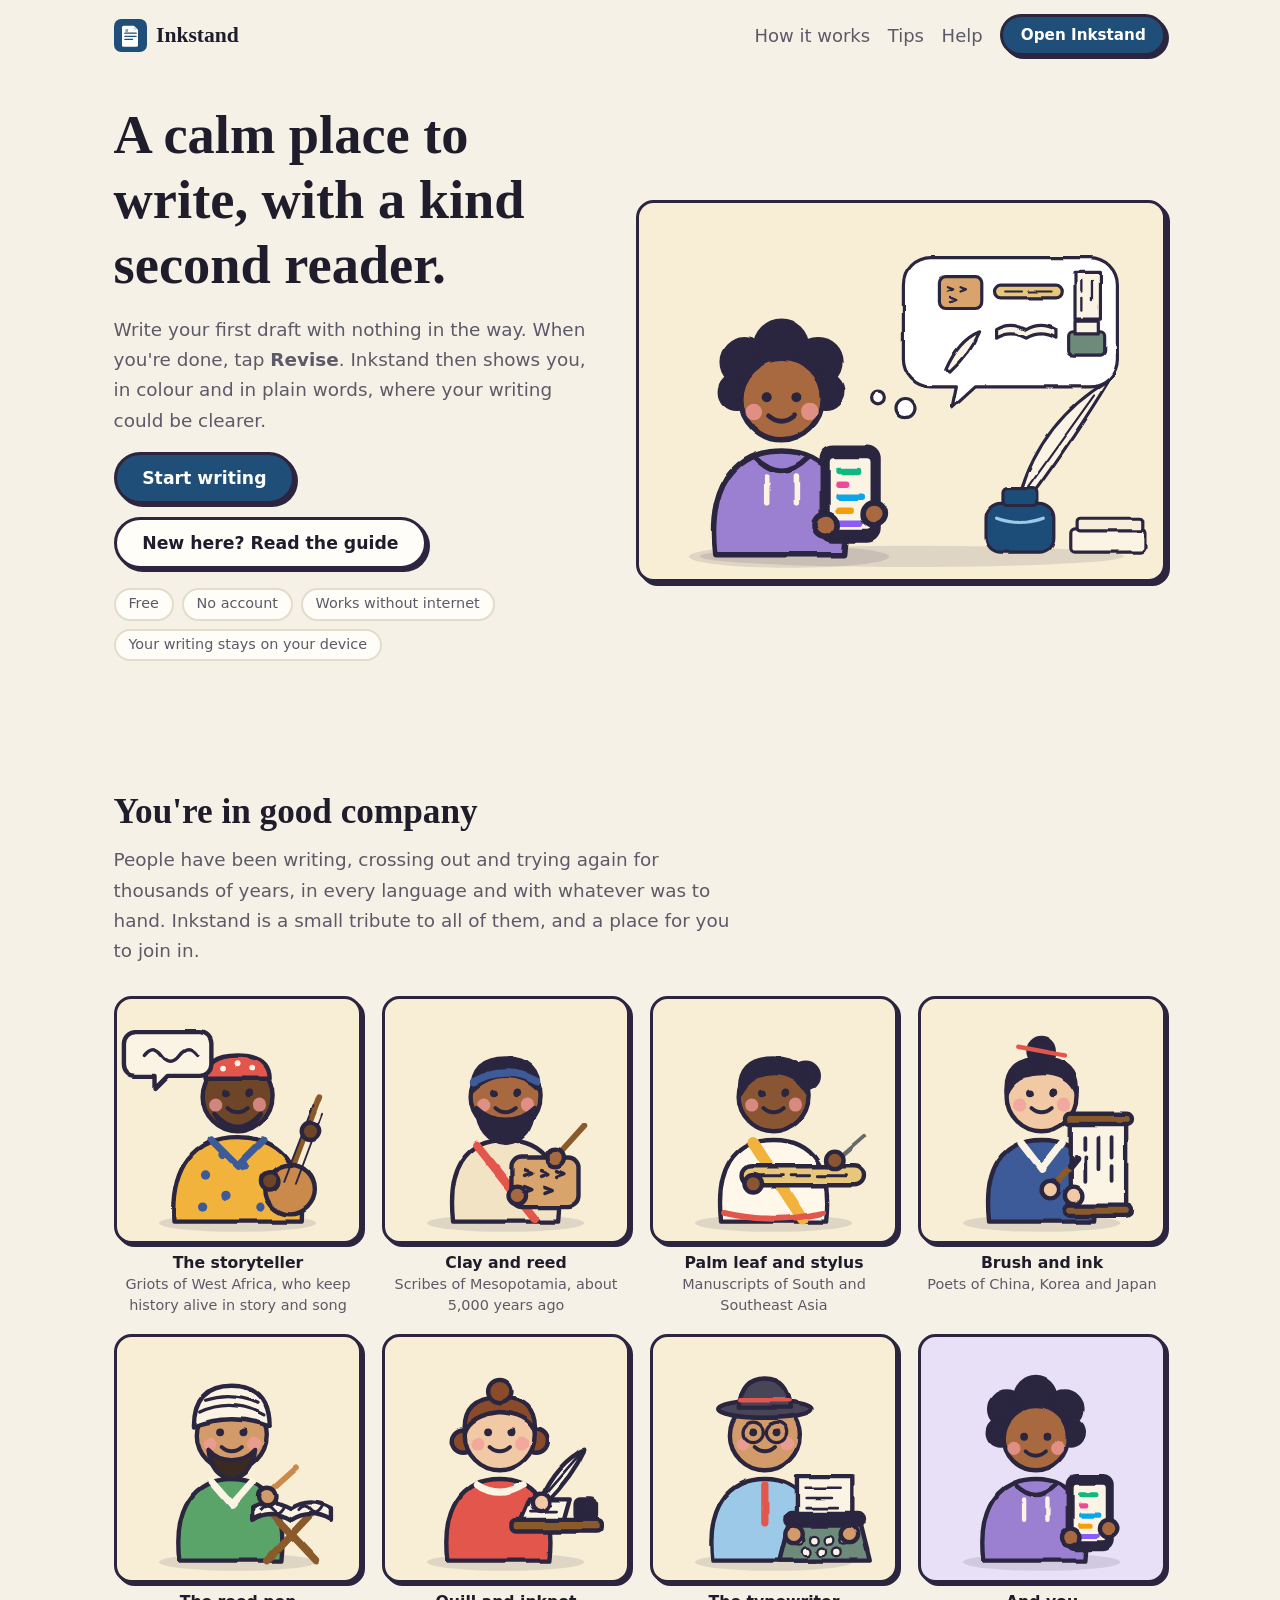
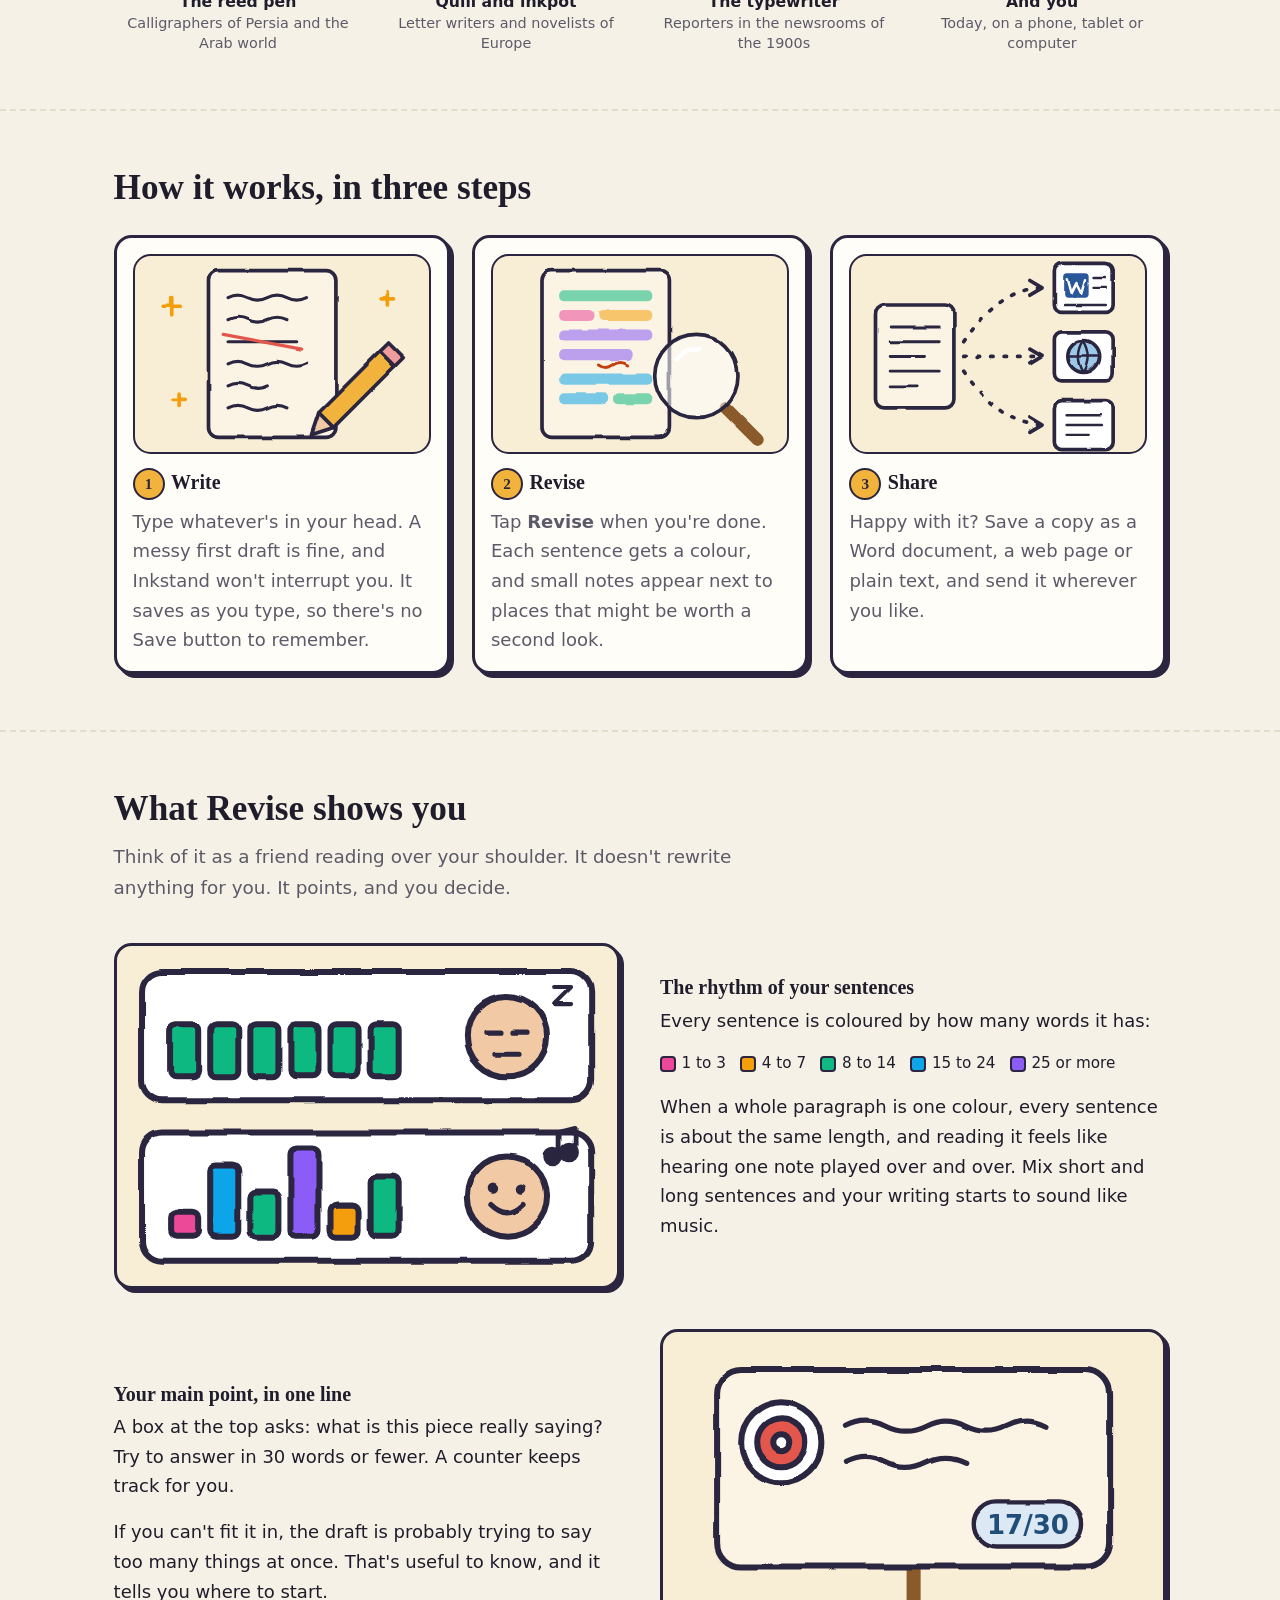
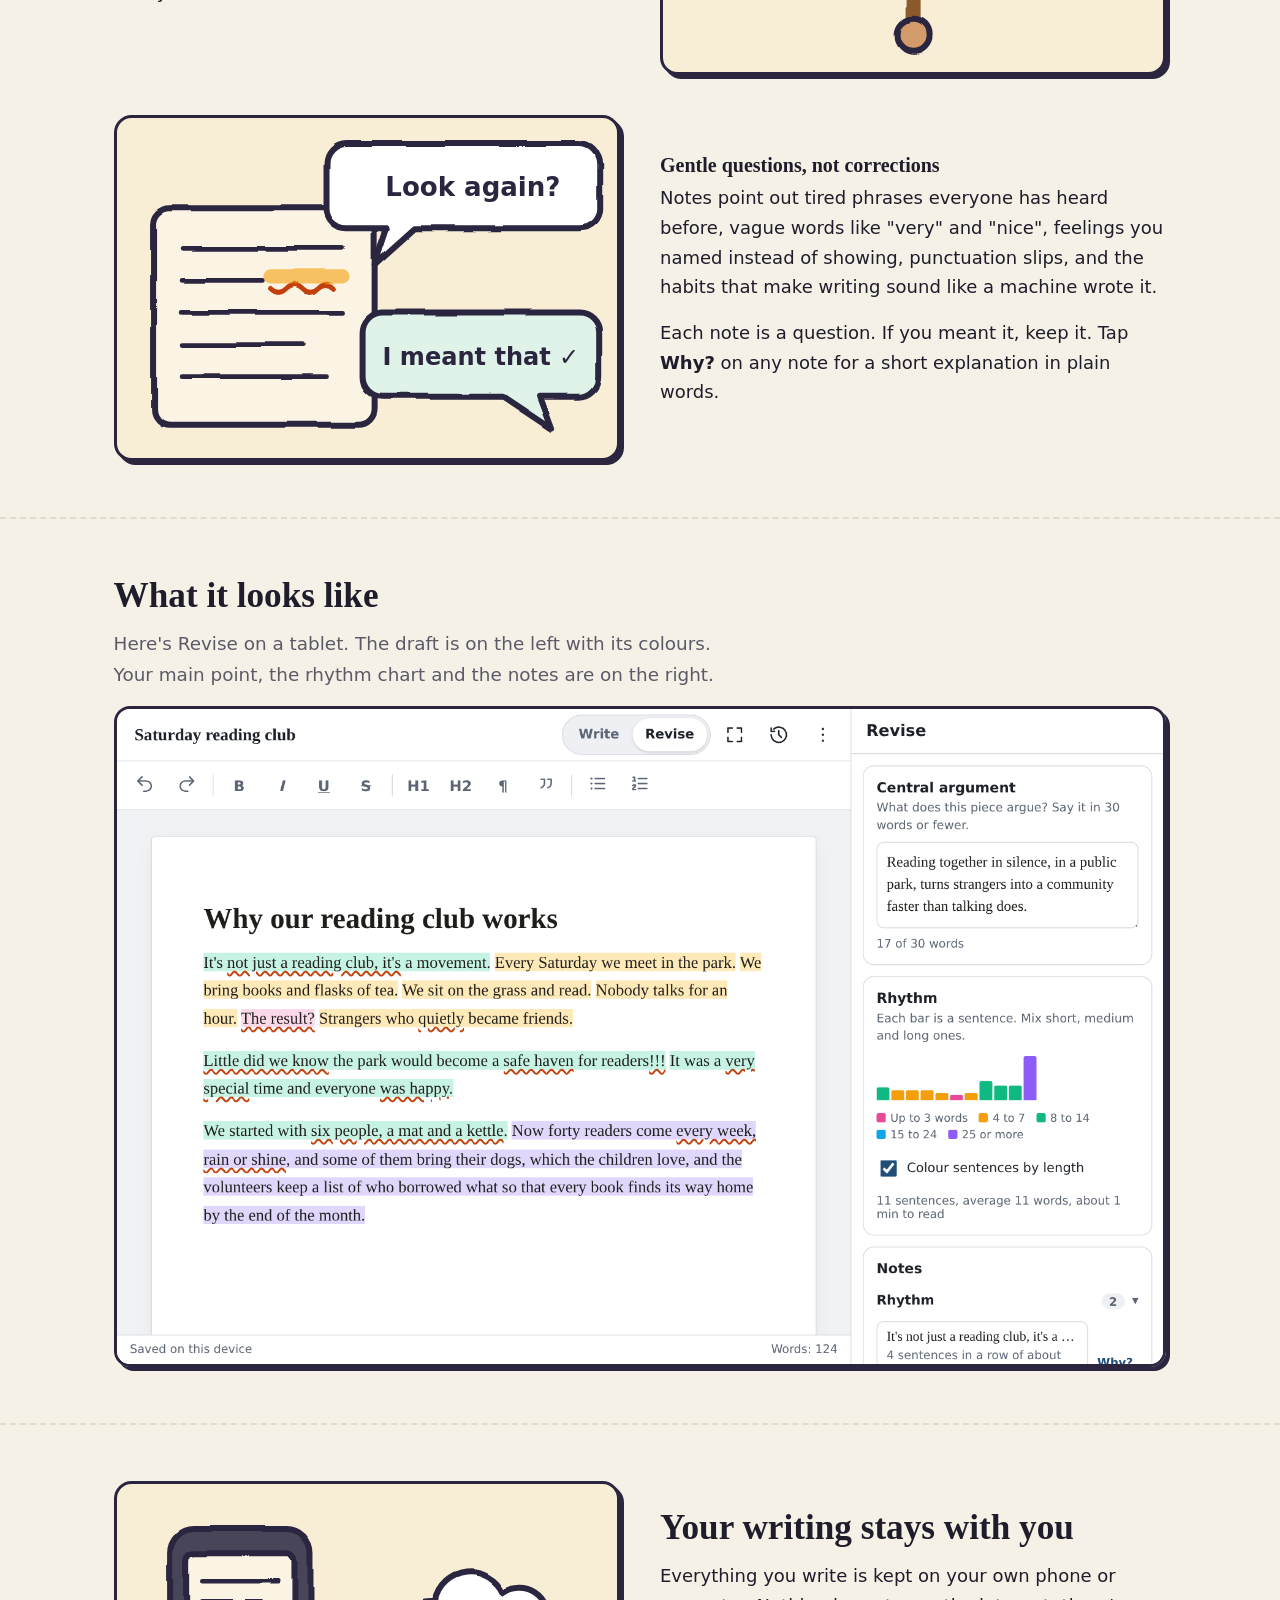
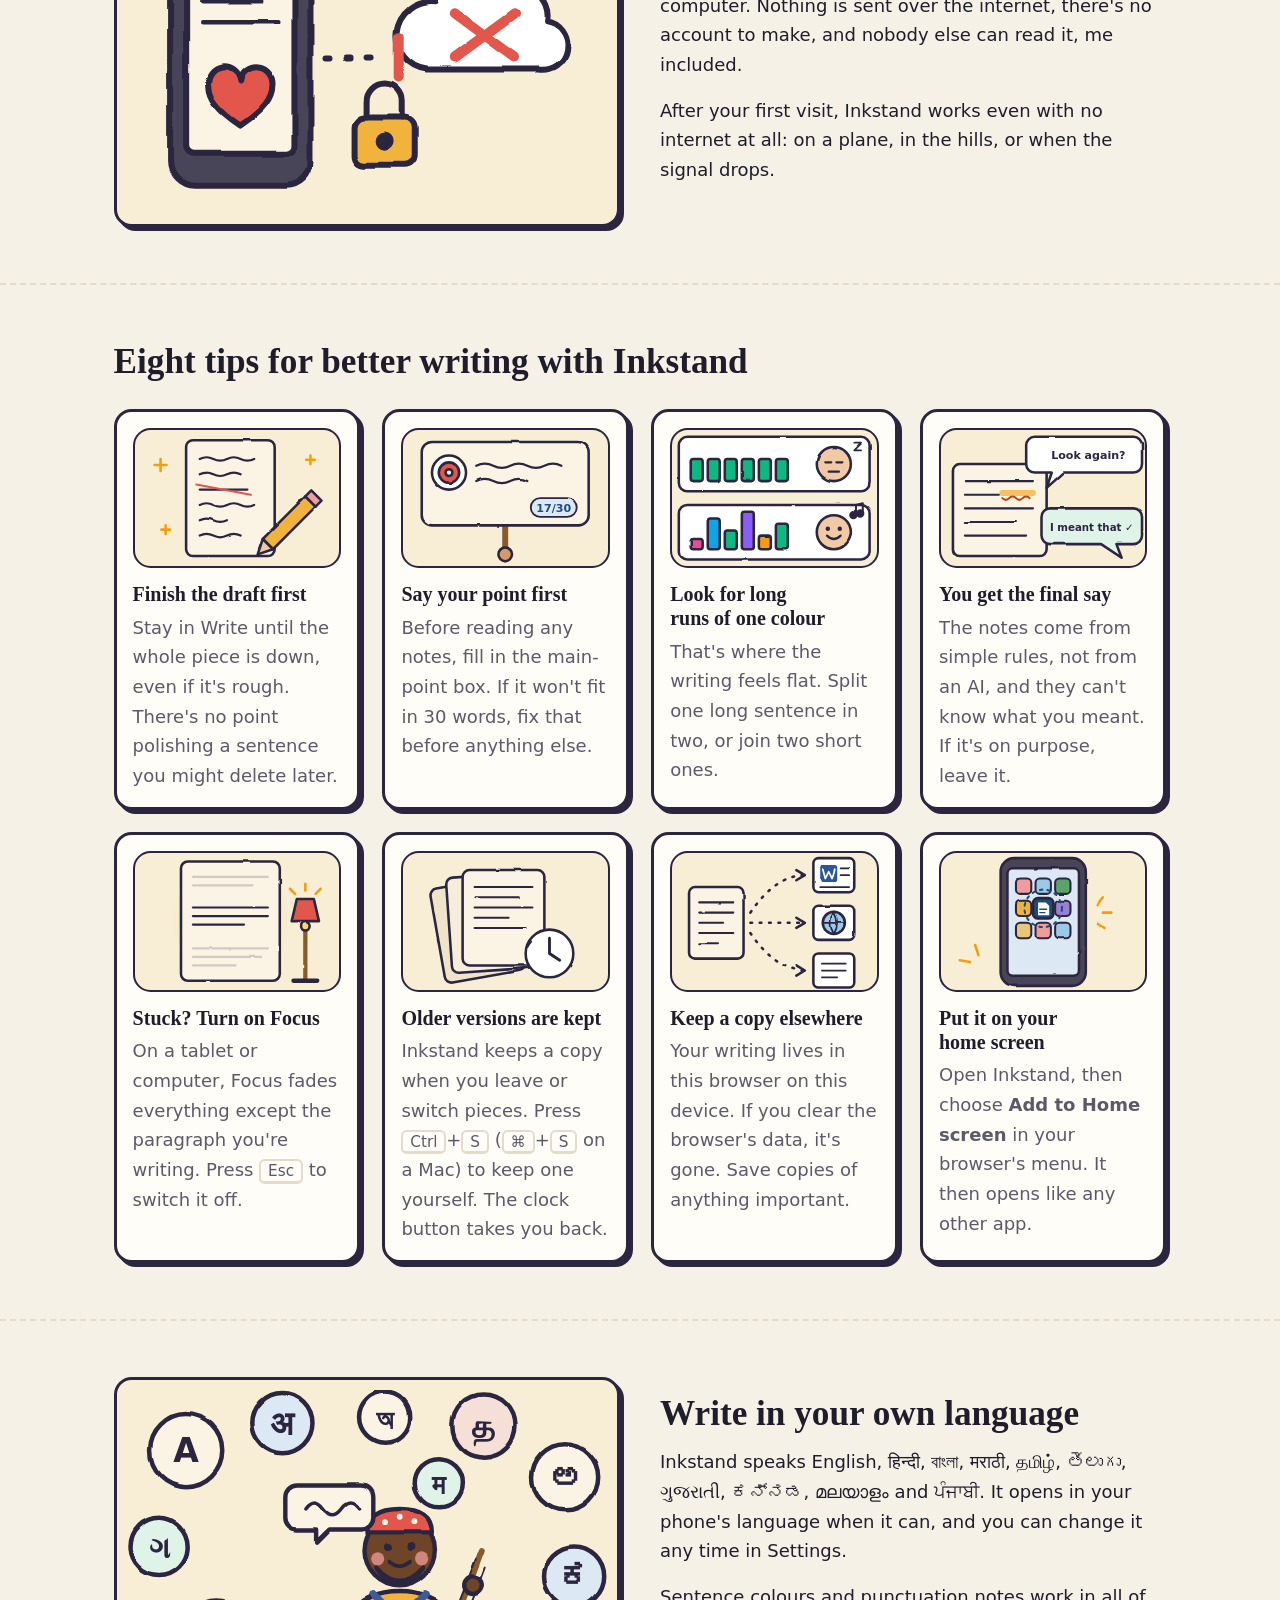
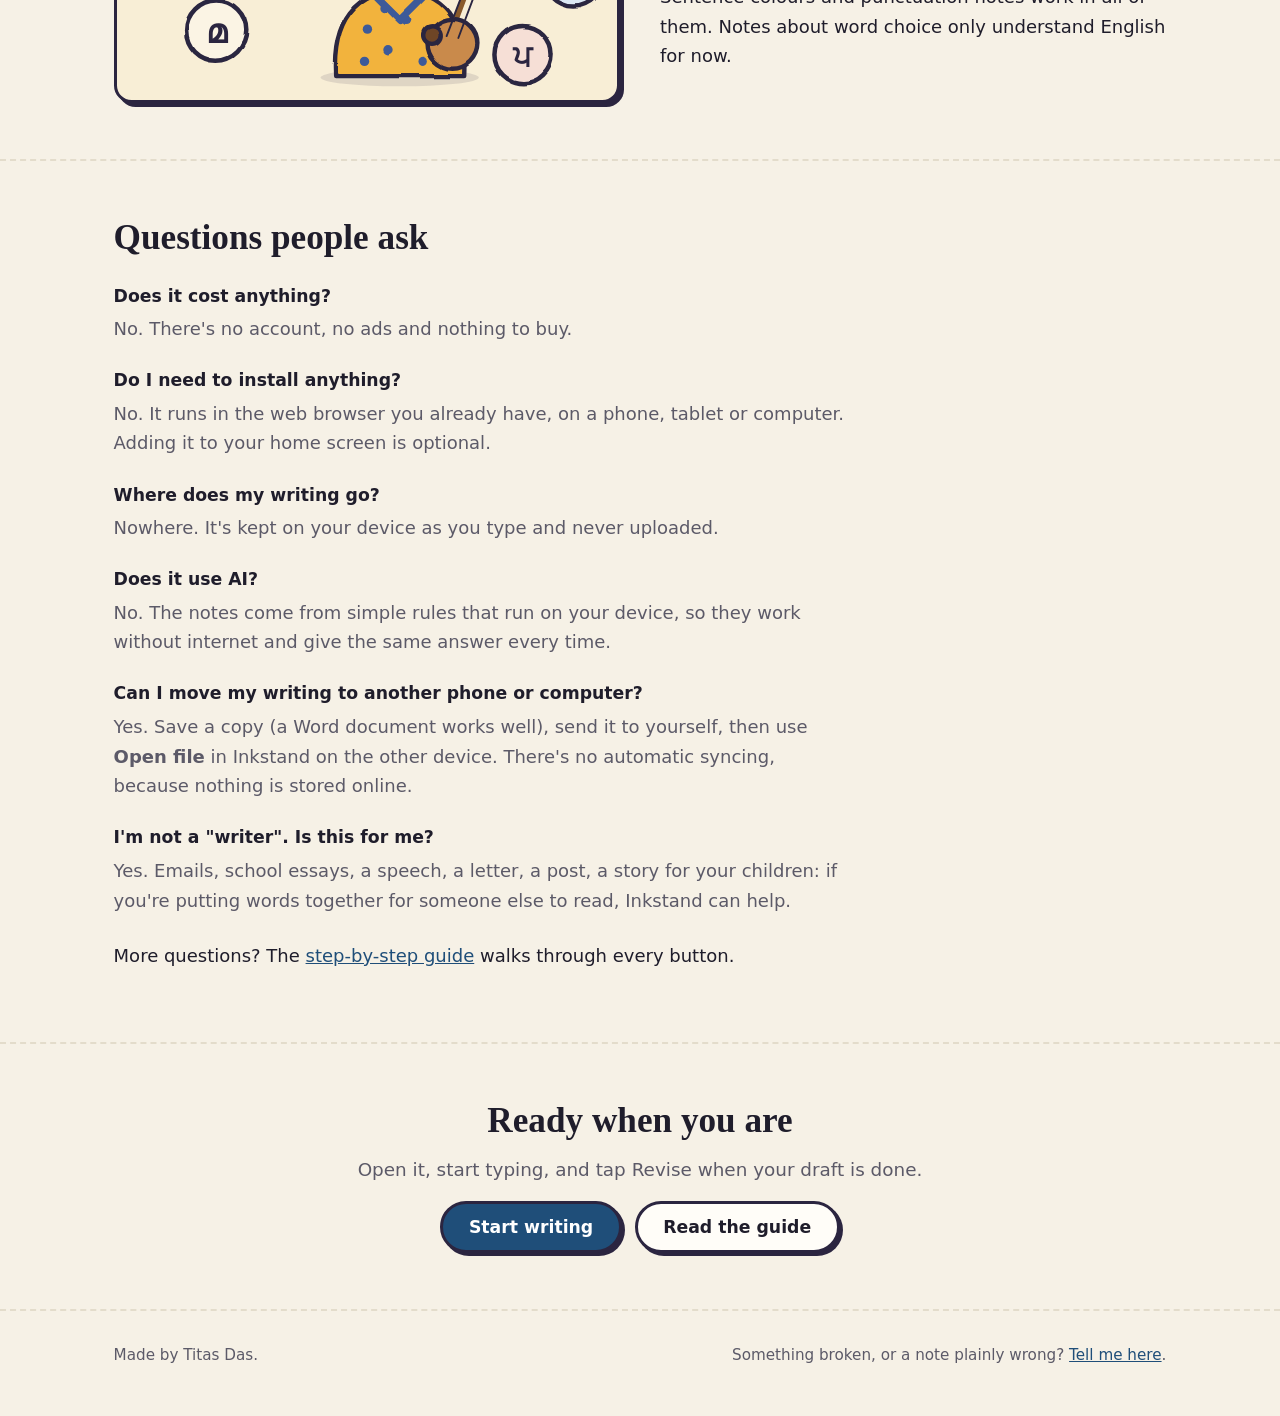
<file: docs/index.html>
<!doctype html>
<html lang="en">
<head>
  <meta charset="utf-8">
  <meta name="viewport" content="width=device-width, initial-scale=1, viewport-fit=cover">
  <meta name="theme-color" content="#f6f1e6" media="(prefers-color-scheme: light)">
  <meta name="theme-color" content="#15131c" media="(prefers-color-scheme: dark)">
  <meta name="description" content="Inkstand is a free, calm place to write. Write your first draft, then tap Revise to see, in colour and plain words, where your writing could be clearer. Works without internet, in English and nine Indian languages.">
  <title>Inkstand: a calm place to write</title>
  <link rel="icon" href="write/icons/icon.svg" type="image/svg+xml">
  <link rel="apple-touch-icon" href="write/icons/icon-192.png">
  <script>
    // Home-screen installs made before the app moved to write/ still open this page. Send them on.
    if (matchMedia("(display-mode: standalone)").matches || navigator.standalone) location.replace("write/");
  </script>
  <link rel="stylesheet" href="site.css">
</head>
<body>
  <svg class="art-sprite" aria-hidden="true" focusable="false" width="0" height="0" style="position:absolute">
  <!--
    Inkstand's illustrations: round-faced figures in a thick, slightly wobbly ink line with flat fills
    on cream paper. The cast pays homage to writers across cultures and centuries, and the accent
    colours are the five sentence-length colours from Revise mode.
  -->
  <defs>
    <filter id="wobble" x="-5%" y="-5%" width="110%" height="110%">
      <feTurbulence type="fractalNoise" baseFrequency="0.04" numOctaves="2" seed="7" result="noise"/>
      <feDisplacementMap in="SourceGraphic" in2="noise" scale="2.4" xChannelSelector="R" yChannelSelector="G"/>
    </filter>
    <radialGradient id="glow">
      <stop offset="0" stop-color="#ffd76a" stop-opacity=".9"/>
      <stop offset="1" stop-color="#ffd76a" stop-opacity="0"/>
    </radialGradient>
    <g id="face" stroke="none">
      <circle cx="72" cy="62" r="2.7" fill="#2b2540"/>
      <circle cx="88" cy="62" r="2.7" fill="#2b2540"/>
      <circle cx="65" cy="70" r="4.5" fill="#f19c9c" opacity=".75"/>
      <circle cx="95" cy="70" r="4.5" fill="#f19c9c" opacity=".75"/>
      <path d="M73 72q7 6 14 0" fill="none" stroke="#2b2540" stroke-width="2.6" stroke-linecap="round"/>
    </g>
    <ellipse id="shadow" cx="80" cy="151" rx="54" ry="6" fill="#2b2540" opacity=".12"/>
  </defs>

  <!-- ============ The cast ============ -->

  <!-- A griot of West Africa: history kept in story and song -->
  <symbol id="w-griot" viewBox="0 0 160 160">
    <use href="#shadow"/>
    <g filter="url(#wobble)" stroke="#2b2540" stroke-width="3" stroke-linecap="round" stroke-linejoin="round">
      <path d="M36 150C34 112 50 92 80 92s46 20 44 58z" fill="#f2b33d"/>
      <g fill="#3c5a99" stroke="none"><circle cx="58" cy="118" r="3.2"/><circle cx="72" cy="132" r="3.2"/><circle cx="56" cy="140" r="3.2"/><circle cx="84" cy="112" r="3.2"/><circle cx="96" cy="140" r="3.2"/><circle cx="70" cy="104" r="3.2"/></g>
      <path d="M62 94l18 18 18-18" fill="none" stroke="#3c5a99" stroke-width="5"/>
      <circle cx="80" cy="64" r="24" fill="#6e4428"/>
      <use href="#face"/>
      <path d="M64 76q16 18 32 0q-6 10-16 10t-16-10z" fill="#e9e3d8"/>
      <path d="M58 52q0-16 22-16t22 16z" fill="#e2574c"/>
      <g fill="#fbf4e4" stroke="none"><circle cx="70" cy="45" r="2"/><circle cx="80" cy="42" r="2"/><circle cx="90" cy="45" r="2"/></g>
      <path d="M118 112l18-48" stroke="#8a5a2b" stroke-width="4"/>
      <circle cx="116" cy="128" r="17" fill="#c98a4b"/>
      <path d="M112 122l20-52M120 124l18-48" stroke-width="1.3"/>
      <circle cx="102" cy="122" r="6" fill="#6e4428"/>
      <circle cx="130" cy="88" r="6" fill="#6e4428"/>
      <path d="M8 18h44a8 8 0 0 1 8 8v14a8 8 0 0 1-8 8H30l-9 9v-9H8a8 8 0 0 1-8-8V26a8 8 0 0 1 8-8z" fill="#fbf4e4" transform="translate(2 2)"/>
      <path d="M16 36q6-8 12 0t12 0t12 0" fill="none" stroke-width="2.4"/>
    </g>
  </symbol>

  <!-- A scribe of Mesopotamia: reed stylus pressed into a clay tablet -->
  <symbol id="w-clay" viewBox="0 0 160 160">
    <use href="#shadow"/>
    <g filter="url(#wobble)" stroke="#2b2540" stroke-width="3" stroke-linecap="round" stroke-linejoin="round">
      <path d="M44 150C40 114 52 94 80 94s40 20 36 56z" fill="#f2e3c4"/>
      <path d="M60 98l40 50" fill="none" stroke="#e2574c" stroke-width="6"/>
      <circle cx="80" cy="64" r="24" fill="#a8693f"/>
      <use href="#face"/>
      <path d="M60 72q2 22 20 24 18-2 20-24-8 8-20 8t-20-8z" fill="#2b2540"/>
      <path d="M57 60q0-22 23-22t23 22q-10-10-23-10t-23 10z" fill="#2b2540"/>
      <path d="M58 54q22-12 44 0" fill="none" stroke="#3c5a99" stroke-width="5"/>
      <rect x="84" y="106" width="46" height="34" rx="7" fill="#d9a46c"/>
      <g fill="none" stroke-width="2.4"><path d="M93 115l5 2-5 2M104 115l5 2-5 2M115 115l5 2-5 2M93 126l5 2-5 2M107 126l5 2-5 2"/></g>
      <path d="M116 104l18-20" stroke="#8a5a2b" stroke-width="4"/>
      <circle cx="114" cy="106" r="6" fill="#a8693f"/>
      <circle cx="88" cy="132" r="6" fill="#a8693f"/>
    </g>
  </symbol>

  <!-- A palm-leaf scribe of South and Southeast Asia: letters etched with an iron stylus -->
  <symbol id="w-palm" viewBox="0 0 160 160">
    <use href="#shadow"/>
    <g filter="url(#wobble)" stroke="#2b2540" stroke-width="3" stroke-linecap="round" stroke-linejoin="round">
      <path d="M44 150C40 114 52 94 80 94s40 20 36 56z" fill="#fff8ea"/>
      <path d="M66 96l34 52" fill="none" stroke="#f2b33d" stroke-width="8"/>
      <path d="M46 144q34 8 68 0" fill="none" stroke="#e2574c" stroke-width="4"/>
      <circle cx="102" cy="50" r="9" fill="#2b2540"/>
      <circle cx="80" cy="64" r="24" fill="#8a5533"/>
      <use href="#face"/>
      <path d="M57 62q-2-24 23-24t23 24q-8-14-23-14t-23 14z" fill="#2b2540"/>
      <rect x="58" y="112" width="84" height="13" rx="6.5" fill="#e8c77a"/>
      <g fill="none" stroke-width="2"><path d="M68 118.5h18M92 118.5h12M110 118.5h20"/></g>
      <path d="M126 106l16-14" stroke="#6b6b6b" stroke-width="3"/>
      <circle cx="122" cy="108" r="6" fill="#8a5533"/>
      <circle cx="66" cy="124" r="6" fill="#8a5533"/>
    </g>
  </symbol>

  <!-- A brush poet of East Asia: ink and a hanging scroll -->
  <symbol id="w-brush" viewBox="0 0 160 160">
    <use href="#shadow"/>
    <g filter="url(#wobble)" stroke="#2b2540" stroke-width="3" stroke-linecap="round" stroke-linejoin="round">
      <path d="M44 150C40 114 52 94 80 94s40 20 36 56z" fill="#3c5a99"/>
      <path d="M66 96l14 18 14-18" fill="none" stroke="#fbf4e4" stroke-width="5"/>
      <circle cx="80" cy="64" r="24" fill="#f1c9a5"/>
      <use href="#face"/>
      <path d="M56 62q-2-24 24-24t24 24q-6-14-24-14t-24 14z" fill="#2b2540"/>
      <circle cx="80" cy="33" r="9" fill="#2b2540"/>
      <path d="M64 30l32 6" stroke="#e2574c" stroke-width="3"/>
      <rect x="100" y="80" width="38" height="62" fill="#fbf4e4"/>
      <rect x="96" y="76" width="46" height="7" rx="3.5" fill="#8a5a2b"/>
      <rect x="96" y="139" width="46" height="7" rx="3.5" fill="#8a5a2b"/>
      <g fill="none" stroke-width="2.6"><path d="M128 92v14M128 112v10M119 92v22M110 92v8M110 106v16"/></g>
      <path d="M86 128l14-16" stroke="#8a5a2b" stroke-width="4"/>
      <path d="M100 112l4-5" stroke-width="5"/>
      <circle cx="86" cy="128" r="6" fill="#f1c9a5"/>
      <circle cx="102" cy="132" r="6" fill="#f1c9a5"/>
    </g>
  </symbol>

  <!-- A calligrapher of Persia and the Arab world: the reed pen (qalam) and a book stand -->
  <symbol id="w-qalam" viewBox="0 0 160 160">
    <use href="#shadow"/>
    <g filter="url(#wobble)" stroke="#2b2540" stroke-width="3" stroke-linecap="round" stroke-linejoin="round">
      <path d="M40 150C36 114 50 94 76 94s38 20 34 56z" fill="#5aa469"/>
      <path d="M62 96l14 16 14-16" fill="none" stroke="#fbf4e4" stroke-width="5"/>
      <circle cx="76" cy="64" r="24" fill="#d39a6a"/>
      <use href="#face" transform="translate(-4 0)"/>
      <path d="M60 74q2 18 16 20 14-2 16-20-6 7-16 7t-16-7z" fill="#3a2a22"/>
      <path d="M50 58q0-28 26-28t26 28q-26-10-52 0z" fill="#fbf4e4"/>
      <path d="M54 48q22-10 44 2M58 40q18-6 36 2" fill="none" stroke-width="2.2"/>
      <path d="M100 150l34-36M134 150l-34-36" stroke="#8a5a2b" stroke-width="5"/>
      <path d="M90 114q13-8 27 0 13-8 27 0v8q-14-8-27 0-14-8-27 0z" fill="#fbf4e4"/>
      <path d="M96 115q4-5 8 0t8-2M122 115q4-5 8 0t8-2" fill="none" stroke-width="2"/>
      <path d="M100 104l20-18" stroke="#c98a4b" stroke-width="4"/>
      <circle cx="100" cy="106" r="6" fill="#d39a6a"/>
    </g>
  </symbol>

  <!-- A novelist of Europe: quill, inkpot and candle-lit desk -->
  <symbol id="w-quill" viewBox="0 0 160 160">
    <use href="#shadow"/>
    <g filter="url(#wobble)" stroke="#2b2540" stroke-width="3" stroke-linecap="round" stroke-linejoin="round">
      <path d="M40 150C36 114 50 94 76 94s38 20 34 56z" fill="#e2574c"/>
      <path d="M60 98q16 10 32 0" fill="none" stroke="#fbf4e4" stroke-width="5"/>
      <circle cx="51" cy="68" r="8" fill="#8a4b2b"/>
      <circle cx="101" cy="68" r="8" fill="#8a4b2b"/>
      <circle cx="76" cy="64" r="24" fill="#f1c9a5"/>
      <use href="#face" transform="translate(-4 0)"/>
      <path d="M52 62q-2-24 24-24t24 24q-4-12-24-14-20 2-24 14z" fill="#8a4b2b"/>
      <circle cx="76" cy="34" r="8" fill="#8a4b2b"/>
      <rect x="84" y="122" width="62" height="8" rx="3" fill="#8a5a2b"/>
      <path d="M90 122l6-14h28l-4 14z" fill="#fbf4e4"/>
      <path d="M97 116h18M99 112h12" fill="none" stroke-width="1.8"/>
      <rect x="128" y="108" width="14" height="14" rx="3" fill="#2b2540"/>
      <path d="M104 108q12-26 30-34-8 18-26 36z" fill="#fbf4e4"/>
      <path d="M104 108l26-30" fill="none" stroke-width="1.8"/>
      <circle cx="104" cy="110" r="6" fill="#f1c9a5"/>
    </g>
  </symbol>

  <!-- A reporter at a typewriter, from the newsrooms of the 1900s -->
  <symbol id="w-type" viewBox="0 0 160 160">
    <use href="#shadow"/>
    <g filter="url(#wobble)" stroke="#2b2540" stroke-width="3" stroke-linecap="round" stroke-linejoin="round">
      <path d="M38 150C34 114 48 94 74 94s38 20 34 56z" fill="#9cc9e8"/>
      <path d="M74 98v26" stroke="#e2574c" stroke-width="5"/>
      <circle cx="74" cy="64" r="24" fill="#d39a6a"/>
      <use href="#face" transform="translate(-6 0)"/>
      <g fill="none" stroke-width="2.2"><circle cx="66" cy="62" r="7"/><circle cx="82" cy="62" r="7"/><path d="M73 62h2"/></g>
      <ellipse cx="74" cy="46" rx="32" ry="6" fill="#4a4458"/>
      <path d="M56 45q2-20 18-20t18 20z" fill="#4a4458"/>
      <path d="M57 40h34" stroke="#e2574c" stroke-width="3"/>
      <rect x="96" y="92" width="38" height="34" fill="#fbf4e4"/>
      <path d="M102 100h24M102 107h18M102 114h22" fill="none" stroke-width="1.8"/>
      <rect x="88" y="118" width="54" height="8" rx="4" fill="#2b2540"/>
      <path d="M84 150l6-24h50l6 24z" fill="#6d8a7a"/>
      <g fill="#fbf4e4" stroke-width="1.6"><circle cx="98" cy="136" r="3"/><circle cx="108" cy="136" r="3"/><circle cx="118" cy="136" r="3"/><circle cx="128" cy="136" r="3"/><circle cx="103" cy="144" r="3"/><circle cx="113" cy="144" r="3"/><circle cx="123" cy="144" r="3"/></g>
      <circle cx="94" cy="132" r="6" fill="#d39a6a"/>
      <circle cx="132" cy="132" r="6" fill="#d39a6a"/>
    </g>
  </symbol>

  <!-- You, today: a phone with Inkstand open -->
  <symbol id="w-today" viewBox="0 0 160 160">
    <use href="#shadow"/>
    <g filter="url(#wobble)" stroke="#2b2540" stroke-width="3" stroke-linecap="round" stroke-linejoin="round">
      <path d="M40 150C36 114 50 94 76 94s38 20 34 56z" fill="#9b7fd1"/>
      <path d="M62 98q14 14 28 0" fill="none" stroke-width="3"/>
      <path d="M68 108v14M84 108v14" stroke="#fbf4e4" stroke-width="3"/>
      <g fill="#2b2540"><circle cx="56" cy="46" r="12"/><circle cx="76" cy="38" r="14"/><circle cx="96" cy="46" r="12"/><circle cx="52" cy="62" r="9"/><circle cx="100" cy="62" r="9"/></g>
      <circle cx="76" cy="66" r="22" fill="#a8693f"/>
      <use href="#face" transform="translate(-4 3)"/>
      <rect x="98" y="92" width="30" height="50" rx="6" fill="#2b2540"/>
      <rect x="102" y="98" width="22" height="38" rx="2" fill="#fbf4e4" stroke="none"/>
      <g stroke="none"><rect x="105" y="103" width="14" height="3.5" rx="1.5" fill="#10b981"/><rect x="105" y="110" width="7" height="3.5" rx="1.5" fill="#ec4899"/><rect x="105" y="117" width="16" height="3.5" rx="1.5" fill="#0ea5e9"/><rect x="105" y="124" width="10" height="3.5" rx="1.5" fill="#f59e0b"/><rect x="105" y="131" width="15" height="3.5" rx="1.5" fill="#8b5cf6"/></g>
      <circle cx="100" cy="134" r="6" fill="#a8693f"/>
      <circle cx="126" cy="128" r="6" fill="#a8693f"/>
    </g>
  </symbol>

  <!-- ============ Ideas ============ -->

  <!-- Hero: today's writer at a desk, thinking of the tools that came before -->
  <symbol id="s-hero" viewBox="0 0 480 340">
    <g filter="url(#wobble)" stroke="#2b2540" stroke-width="3" stroke-linecap="round" stroke-linejoin="round">
      <path d="M268 44h150a26 26 0 0 1 26 26v70a26 26 0 0 1-26 26H310l-22 20 4-20h-24a26 26 0 0 1-26-26V70a26 26 0 0 1 26-26z" fill="#fff"/>
            <rect x="276" y="62" width="40" height="30" rx="6" fill="#d9a46c"/>
      <path d="M284 72l5 2-5 2M296 72l5 2-5 2M286 82l5 2-5 2" fill="none" stroke-width="2.2"/>
      <rect x="328" y="70" width="64" height="12" rx="6" fill="#e8c77a"/>
      <path d="M338 76h16M360 76h22" fill="none" stroke-width="1.8"/>
      <rect x="404" y="58" width="24" height="44" fill="#fbf4e4"/>
      <path d="M410 66v10M410 82v12M420 66v18" fill="none" stroke-width="2.2"/>
      <path d="M282 150q12-28 32-36-8 20-28 38z" fill="#fbf4e4"/>
      <path d="M330 112q14-8 28 0 14-8 28 0v8q-14-8-28 0-14-8-28 0z" fill="#fbf4e4"/>
      <rect x="398" y="114" width="34" height="22" rx="4" fill="#6d8a7a"/>
      <rect x="404" y="104" width="22" height="12" fill="#fbf4e4"/>
    </g>
    <ellipse cx="250" cy="326" rx="200" ry="10" fill="#2b2540" opacity=".12"/>
    <g filter="url(#wobble)" stroke="#2b2540" stroke-width="3" stroke-linecap="round" stroke-linejoin="round">
      <circle cx="244" cy="186" r="9" fill="#fff"/><circle cx="218" cy="176" r="6" fill="#fff"/>
      <path d="M352 268q20-70 84-108-30 50-74 110z" fill="#fbf4e4"/>
      <path d="M356 266l66-92" fill="none" stroke-width="2"/>
      <rect x="320" y="276" width="64" height="46" rx="14" fill="#1f4e79"/>
      <rect x="336" y="262" width="32" height="16" rx="4" fill="#1f4e79"/>
      <path d="M330 290q22 8 44 0" fill="none" stroke="#9cc9e8" stroke-width="3"/>
      <rect x="400" y="300" width="70" height="22" rx="4" fill="#fbf4e4"/>
      <rect x="406" y="290" width="62" height="12" rx="3" fill="#f6eedb"/>
    </g>
    <use href="#w-today" x="-6" y="62" width="280" height="280"/>
  </symbol>

  <!-- Step 1: a messy first draft is fine -->
  <symbol id="s-write" viewBox="0 0 240 160">
    <g filter="url(#wobble)" stroke="#2b2540" stroke-width="3" stroke-linecap="round" stroke-linejoin="round">
      <rect x="60" y="12" width="104" height="136" rx="8" fill="#fbf4e4"/>
      <g fill="none" stroke-width="2.6">
        <path d="M76 34q8-4 16 0t16 0 16 0 16 0"/>
        <path d="M76 52q8-4 16 0t16 0 16 0"/>
        <path d="M76 70h56"/><path d="M72 64l64 12" stroke="#e2574c"/>
        <path d="M76 88q8-4 16 0t16 0 16 0 16 0"/>
        <path d="M76 106q8-4 16 0t16 0"/>
        <path d="M76 124q8-4 16 0t16 0 16 0"/>
      </g>
      <path d="M150 128l50-50 12 12-50 50z" fill="#f2b33d"/>
      <path d="M150 128l12 12-18 6z" fill="#f1c9a5"/>
      <path d="M200 78l7-7 12 12-7 7z" fill="#f19c9c"/>
      <path d="M30 34v14M23 41h14M206 30v10M201 35h10M36 112v10M31 117h10" fill="none" stroke="#f59e0b"/>
    </g>
  </symbol>

  <!-- Step 2: Revise shows each sentence in colour -->
  <symbol id="s-revise" viewBox="0 0 240 160">
    <g filter="url(#wobble)" stroke="#2b2540" stroke-width="3" stroke-linecap="round" stroke-linejoin="round">
      <rect x="40" y="12" width="104" height="136" rx="8" fill="#fbf4e4"/>
      <g stroke="none">
        <rect x="54" y="28" width="76" height="9" rx="4" fill="#10b981" opacity=".55"/>
        <rect x="54" y="44" width="28" height="9" rx="4" fill="#ec4899" opacity=".55"/>
        <rect x="86" y="44" width="44" height="9" rx="4" fill="#f59e0b" opacity=".55"/>
        <rect x="54" y="60" width="76" height="9" rx="4" fill="#8b5cf6" opacity=".55"/>
        <rect x="54" y="76" width="60" height="9" rx="4" fill="#8b5cf6" opacity=".55"/>
        <rect x="54" y="96" width="76" height="9" rx="4" fill="#0ea5e9" opacity=".55"/>
        <rect x="54" y="112" width="40" height="9" rx="4" fill="#0ea5e9" opacity=".55"/>
        <rect x="98" y="112" width="32" height="9" rx="4" fill="#10b981" opacity=".55"/>
      </g>
      <path d="M86 89q6 4 12 0t12 0" fill="none" stroke="#c2410c" stroke-width="2.4"/>
      <path d="M190 124l26 26" stroke="#8a5a2b" stroke-width="10"/>
      <circle cx="166" cy="98" r="34" fill="#ffffff" fill-opacity=".55"/>
      <path d="M150 84q8-8 18-8" fill="none" stroke="#ffffff" stroke-width="4"/>
    </g>
  </symbol>

  <!-- Step 3: save a copy to share -->
  <symbol id="s-share" viewBox="0 0 240 160">
    <g filter="url(#wobble)" stroke="#2b2540" stroke-width="3" stroke-linecap="round" stroke-linejoin="round">
      <rect x="20" y="40" width="64" height="84" rx="7" fill="#fbf4e4"/>
      <path d="M32 58h40M32 70h40M32 82h28M32 94h40M32 106h22" fill="none" stroke-width="2.4"/>
      <path d="M92 70q30-44 64-44M92 82h64M92 94q30 44 64 44" fill="none" stroke-dasharray="2 9"/>
      <path d="M146 20l10 6-10 6M146 76l10 6-10 6M146 132l10 6-10 6" fill="none"/>
      <rect x="166" y="6" width="48" height="40" rx="6" fill="#ffffff"/>
      <rect x="174" y="14" width="20" height="20" rx="3" fill="#2b579a" stroke="none"/>
      <path d="M177 19l3 11 4-8 4 8 3-11" fill="none" stroke="#fff" stroke-width="2"/>
      <path d="M198 18h10M198 26h10M174 40h34" fill="none" stroke-width="2"/>
      <rect x="166" y="62" width="48" height="40" rx="6" fill="#ffffff"/>
      <circle cx="190" cy="82" r="13" fill="#9cc9e8"/>
      <path d="M177 82h26M190 69q-8 13 0 26M190 69q8 13 0 26" fill="none" stroke-width="2"/>
      <rect x="166" y="118" width="48" height="40" rx="6" fill="#ffffff"/>
      <path d="M176 130h28M176 138h28M176 146h18" fill="none" stroke-width="2"/>
    </g>
  </symbol>

  <!-- Rhythm: sentences all one length drone; a mix sings -->
  <symbol id="s-rhythm" viewBox="0 0 240 160">
    <g filter="url(#wobble)" stroke="#2b2540" stroke-width="3" stroke-linecap="round" stroke-linejoin="round">
      <rect x="8" y="8" width="224" height="64" rx="10" fill="#ffffff"/>
      <g fill="#10b981"><rect x="22" y="34" width="14" height="26" rx="3"/><rect x="42" y="34" width="14" height="26" rx="3"/><rect x="62" y="34" width="14" height="26" rx="3"/><rect x="82" y="34" width="14" height="26" rx="3"/><rect x="102" y="34" width="14" height="26" rx="3"/><rect x="122" y="34" width="14" height="26" rx="3"/></g>
      <circle cx="190" cy="40" r="20" fill="#f1c9a5"/>
      <path d="M180 38h7M193 38h7M184 49h12" fill="none" stroke-width="2.6"/>
      <path d="M214 16h8l-8 8h8" fill="none" stroke-width="2"/>
      <rect x="8" y="88" width="224" height="64" rx="10" fill="#ffffff"/>
      <rect x="22" y="128" width="14" height="12" rx="3" fill="#ec4899"/>
      <rect x="42" y="104" width="14" height="36" rx="3" fill="#0ea5e9"/>
      <rect x="62" y="118" width="14" height="22" rx="3" fill="#10b981"/>
      <rect x="82" y="96" width="14" height="44" rx="3" fill="#8b5cf6"/>
      <rect x="102" y="124" width="14" height="16" rx="3" fill="#f59e0b"/>
      <rect x="122" y="110" width="14" height="30" rx="3" fill="#10b981"/>
      <circle cx="190" cy="120" r="20" fill="#f1c9a5"/>
      <g stroke="none" fill="#2b2540"><circle cx="183" cy="116" r="2.6"/><circle cx="197" cy="116" r="2.6"/></g>
      <path d="M182 124q8 8 16 0" fill="none" stroke-width="2.6"/>
      <path d="M216 100v-12l8-2v12" fill="none" stroke-width="2.4"/>
      <circle cx="213" cy="100" r="3.4" fill="#2b2540"/><circle cx="221" cy="98" r="3.4" fill="#2b2540"/>
    </g>
  </symbol>

  <!-- Central argument: your point on one card -->
  <symbol id="s-argument" viewBox="0 0 240 160">
    <g filter="url(#wobble)" stroke="#2b2540" stroke-width="3" stroke-linecap="round" stroke-linejoin="round">
      <path d="M120 112v40" stroke="#8a5a2b" stroke-width="7"/>
      <rect x="22" y="14" width="196" height="98" rx="12" fill="#fbf4e4"/>
      <circle cx="54" cy="50" r="20" fill="#ffffff"/><circle cx="54" cy="50" r="12" fill="#e2574c"/><circle cx="54" cy="50" r="4" fill="#ffffff"/>
      <path d="M86 42q10-5 20 0t20 0 20 0 20 0 20 0M86 60q10-5 20 0t20 0 20 0" fill="none" stroke-width="2.6"/>
      <rect x="150" y="80" width="54" height="22" rx="11" fill="#dce8f4" stroke-width="2.2"/>
      
      <circle cx="120" cy="146" r="8" fill="#d39a6a"/>
    </g>
    <text x="177" y="96" text-anchor="middle" font-family="system-ui, sans-serif" font-size="13" font-weight="700" fill="#1f4e79" stroke="none">17/30</text>
  </symbol>

  <!-- Notes are questions, and "I meant that" is an answer -->
  <symbol id="s-question" viewBox="0 0 240 160">
    <g filter="url(#wobble)" stroke="#2b2540" stroke-width="3" stroke-linecap="round" stroke-linejoin="round">
      <rect x="14" y="40" width="110" height="108" rx="8" fill="#fbf4e4"/>
      <path d="M28 60h80M28 76h40M28 92h80M28 108h60M28 124h72" fill="none" stroke-width="2.4"/>
      <path d="M72 80q4 4 8 0t8 0 8 0 8 0" fill="none" stroke="#c2410c" stroke-width="2.4"/>
      <path d="M72 74h36" fill="none" stroke="#f59e0b" stroke-width="7" opacity=".6"/>
      <path d="M110 8h116a10 10 0 0 1 10 10v22a10 10 0 0 1-10 10h-82l-20 18 6-18h-20a10 10 0 0 1-10-10V18a10 10 0 0 1 10-10z" fill="#ffffff"/>
      
      <path d="M128 92h98a10 10 0 0 1 10 10v22a10 10 0 0 1-10 10h-20l6 16-24-16h-60a10 10 0 0 1-10-10v-22a10 10 0 0 1 10-10z" fill="#dff3e8"/>
      
    </g>
    <text x="173" y="34" text-anchor="middle" font-family="system-ui, sans-serif" font-size="13" font-weight="600" fill="#2b2540" stroke="none">Look again?</text>
    <text x="177" y="118" text-anchor="middle" font-family="system-ui, sans-serif" font-size="12" font-weight="600" fill="#2b2540" stroke="none">I meant that ✓</text>
  </symbol>

  <!-- Focus: a lamp lights only the paragraph you're on -->
  <symbol id="s-focus" viewBox="0 0 240 160">
    <circle cx="112" cy="80" r="70" fill="url(#glow)"/>
    <g filter="url(#wobble)" stroke="#2b2540" stroke-width="3" stroke-linecap="round" stroke-linejoin="round">
      <rect x="54" y="10" width="116" height="140" rx="8" fill="#fbf4e4"/>
      <g fill="none" stroke-width="2.6">
        <path d="M68 28h88M68 38h70" opacity=".2"/>
        <path d="M68 64h88M68 74h88M68 84h60"/>
        <path d="M68 112h88M68 122h80M68 132h50" opacity=".2"/>
      </g>
      <path d="M200 150v-70" stroke="#8a5a2b" stroke-width="5"/>
      <path d="M186 150h28" stroke-width="5"/>
      <path d="M190 54h20l6 26h-32z" fill="#e2574c"/>
      <circle cx="200" cy="86" r="5" fill="#ffd76a"/>
      <path d="M200 44v-8M188 48l-6-6M212 48l6-6" fill="none" stroke="#f59e0b"/>
    </g>
  </symbol>

  <!-- Private: your writing stays on your device -->
  <symbol id="s-private" viewBox="0 0 240 160">
    <g filter="url(#wobble)" stroke="#2b2540" stroke-width="3" stroke-linecap="round" stroke-linejoin="round">
      <rect x="22" y="18" width="70" height="128" rx="12" fill="#4a4458"/>
      <rect x="30" y="30" width="54" height="100" rx="4" fill="#fbf4e4"/>
      <path d="M38 44h38M38 54h30M38 64h38" fill="none" stroke-width="2.2"/>
      <path d="M57 116c-12-8-16-14-16-20a8 8 0 0 1 16-2 8 8 0 0 1 16 2c0 6-4 12-16 20z" fill="#e2574c"/>
      <path d="M154 54a18 18 0 0 1 34-4 14 14 0 0 1 22 14 12 12 0 0 1-4 24h-56a14 14 0 0 1 4-34z" fill="#ffffff"/>
      <path d="M164 60l30 22M194 60l-30 22" stroke="#e2574c" stroke-width="5"/>
      <path d="M100 82h30" fill="none" stroke-dasharray="2 8"/>
      <path d="M136 72v20" stroke="#e2574c" stroke-width="5"/>
      <rect x="114" y="112" width="30" height="24" rx="5" fill="#f2b33d"/>
      <path d="M120 112v-8a9 9 0 0 1 18 0v8" fill="none"/>
      <circle cx="129" cy="124" r="3" fill="#2b2540"/>
    </g>
  </symbol>

  <!-- Versions: earlier copies kept, like a bundle of palm leaves -->
  <symbol id="s-versions" viewBox="0 0 240 160">
    <g filter="url(#wobble)" stroke="#2b2540" stroke-width="3" stroke-linecap="round" stroke-linejoin="round">
      <rect x="40" y="34" width="96" height="112" rx="8" fill="#efe4c9" transform="rotate(-10 88 90)"/>
      <rect x="54" y="26" width="96" height="112" rx="8" fill="#f6eedb" transform="rotate(-4 102 82)"/>
      <rect x="70" y="20" width="96" height="112" rx="8" fill="#fbf4e4"/>
      <path d="M84 40h68M84 52h52M84 64h68M84 76h40M84 88h60" fill="none" stroke-width="2.4"/>
      <circle cx="172" cy="118" r="28" fill="#ffffff"/>
      <path d="M172 100v18l12 8" fill="none" stroke-width="3.4"/>
      <path d="M150 104a26 26 0 0 0-4 6" fill="none"/>
    </g>
  </symbol>

  <!-- Home screen: Inkstand as an app icon -->
  <symbol id="s-home" viewBox="0 0 240 160">
    <g filter="url(#wobble)" stroke="#2b2540" stroke-width="3" stroke-linecap="round" stroke-linejoin="round">
      <rect x="70" y="6" width="100" height="150" rx="16" fill="#4a4458"/>
      <rect x="78" y="18" width="84" height="126" rx="6" fill="#dce8f4"/>
      <g stroke-width="2.4"><rect x="88" y="30" width="18" height="18" rx="5" fill="#f19c9c"/><rect x="111" y="30" width="18" height="18" rx="5" fill="#9cc9e8"/><rect x="134" y="30" width="18" height="18" rx="5" fill="#5aa469"/><rect x="88" y="56" width="18" height="18" rx="5" fill="#f2b33d"/><rect x="134" y="56" width="18" height="18" rx="5" fill="#9b7fd1"/><rect x="88" y="82" width="18" height="18" rx="5" fill="#e8c77a"/><rect x="111" y="82" width="18" height="18" rx="5" fill="#f19c9c"/><rect x="134" y="82" width="18" height="18" rx="5" fill="#9cc9e8"/></g>
      <rect x="108" y="53" width="24" height="24" rx="6" fill="#1f4e79"/>
      <path d="M114 58h9l4 4v11h-13z" fill="#ffffff" stroke="none"/>
      <path d="M116 66h8M116 70h6" stroke="#1f4e79" stroke-width="1.6"/>
      <circle cx="120" cy="65" r="22" fill="none" stroke="#1f4e79" stroke-width="2.4" stroke-dasharray="3 6"/>
      <path d="M190 52l-6 8M200 70h-10M192 88l-7-5" fill="none" stroke="#f59e0b"/>
      <path d="M44 120l-4-12M34 128l-12-2" fill="none" stroke="#f59e0b"/>
    </g>
  </symbol>

  <!-- Languages: one storyteller, many scripts -->
  <symbol id="s-langs" viewBox="0 0 320 200">
    <g font-family="'Noto Sans','Noto Sans Devanagari','Noto Sans Bengali','Noto Sans Tamil','Noto Sans Telugu','Noto Sans Gujarati','Noto Sans Kannada','Noto Sans Malayalam','Noto Sans Gurmukhi','Nirmala UI',system-ui,sans-serif" font-size="22" font-weight="700" text-anchor="middle" fill="#2b2540">
      <g filter="url(#wobble)" stroke="#2b2540" stroke-width="3" fill="#ffffff">
        <circle cx="40" cy="40" r="24" fill="#fbf4e4"/><circle cx="104" cy="22" r="20" fill="#dce8f4"/><circle cx="172" cy="18" r="17" fill="#fbf4e4"/><circle cx="238" cy="24" r="21" fill="#f6dfd6"/><circle cx="292" cy="58" r="22" fill="#fbf4e4"/>
        <circle cx="22" cy="104" r="19" fill="#dff3e8"/><circle cx="298" cy="124" r="20" fill="#dce8f4"/><circle cx="60" cy="160" r="20" fill="#fbf4e4"/><circle cx="264" cy="176" r="19" fill="#f6dfd6"/><circle cx="208" cy="62" r="16" fill="#dff3e8"/>
      </g>
      <text x="40" y="48">A</text><text x="104" y="30">अ</text><text x="172" y="26" font-size="18">অ</text><text x="238" y="32">த</text><text x="292" y="66">అ</text>
      <text x="22" y="112" font-size="19">ગ</text><text x="298" y="132">ಕ</text><text x="60" y="168">മ</text><text x="264" y="184" font-size="19">ਪ</text><text x="208" y="69" font-size="17">म</text>
    </g>
    <use href="#w-griot" x="104" y="44" width="156" height="156"/>
  </symbol>
</svg>

  <div class="wrap">
    <header class="top">
      <a class="brand" href="./"><img src="write/icons/icon.svg" alt="">Inkstand</a>
      <nav>
        <a class="opt" href="#how">How it works</a>
        <a class="opt" href="#tips">Tips</a>
        <a href="help/">Help</a>
        <a class="btn small" href="write/">Open Inkstand</a>
      </nav>
    </header>

    <div class="hero">
      <div>
        <h1>A calm place to write, with a kind second reader.</h1>
        <p class="lede">Write your first draft with nothing in the way. When you're done, tap <b>Revise</b>. Inkstand then shows you, in colour and in plain words, where your writing could be clearer.</p>
        <div class="actions">
          <a class="btn" href="write/">Start writing</a>
          <a class="btn ghost" href="help/">New here? Read the guide</a>
        </div>
        <ul class="badges">
          <li>Free</li><li>No account</li><li>Works without internet</li><li>Your writing stays on your device</li>
        </ul>
      </div>
      <div class="plate"><svg viewBox="0 0 480 340" role="img" aria-label="A writer with a phone, thinking of a clay tablet, a palm leaf, a scroll, a quill, an open book and a typewriter, next to an inkpot and quill"><use href="#s-hero"/></svg></div>
    </div>
  </div>

  <section>
    <div class="wrap">
      <h2>You're in good company</h2>
      <p class="lede">People have been writing, crossing out and trying again for thousands of years, in every language and with whatever was to hand. Inkstand is a small tribute to all of them, and a place for you to join in.</p>
      <div class="cast">
        <figure><div class="plate"><svg viewBox="0 0 160 160" role="img" aria-label="A griot playing a kora and telling a story"><use href="#w-griot"/></svg></div><figcaption><b>The storyteller</b>Griots of West Africa, who keep history alive in story and song</figcaption></figure>
        <figure><div class="plate"><svg viewBox="0 0 160 160" role="img" aria-label="A scribe pressing marks into a clay tablet"><use href="#w-clay"/></svg></div><figcaption><b>Clay and reed</b>Scribes of Mesopotamia, about 5,000 years ago</figcaption></figure>
        <figure><div class="plate"><svg viewBox="0 0 160 160" role="img" aria-label="A scribe etching a palm leaf with a stylus"><use href="#w-palm"/></svg></div><figcaption><b>Palm leaf and stylus</b>Manuscripts of South and Southeast Asia</figcaption></figure>
        <figure><div class="plate"><svg viewBox="0 0 160 160" role="img" aria-label="A poet with a brush and a hanging scroll"><use href="#w-brush"/></svg></div><figcaption><b>Brush and ink</b>Poets of China, Korea and Japan</figcaption></figure>
        <figure><div class="plate"><svg viewBox="0 0 160 160" role="img" aria-label="A calligrapher with a reed pen and a book on a wooden stand"><use href="#w-qalam"/></svg></div><figcaption><b>The reed pen</b>Calligraphers of Persia and the Arab world</figcaption></figure>
        <figure><div class="plate"><svg viewBox="0 0 160 160" role="img" aria-label="A novelist writing with a quill beside an inkpot"><use href="#w-quill"/></svg></div><figcaption><b>Quill and inkpot</b>Letter writers and novelists of Europe</figcaption></figure>
        <figure><div class="plate"><svg viewBox="0 0 160 160" role="img" aria-label="A reporter in a hat typing on a typewriter"><use href="#w-type"/></svg></div><figcaption><b>The typewriter</b>Reporters in the newsrooms of the 1900s</figcaption></figure>
        <figure class="you"><div class="plate"><svg viewBox="0 0 160 160" role="img" aria-label="You, holding a phone with Inkstand open"><use href="#w-today"/></svg></div><figcaption><b>And you</b>Today, on a phone, tablet or computer</figcaption></figure>
      </div>
    </div>
  </section>

  <section id="how">
    <div class="wrap">
      <h2>How it works, in three steps</h2>
      <div class="grid three" style="margin-top:1.6rem">
        <div class="card">
          <div class="plate"><svg viewBox="0 0 240 160" role="img" aria-label="A page of scribbles with a crossed-out line and a pencil"><use href="#s-write"/></svg></div>
          <h3><span class="step-no">1</span>Write</h3>
          <p>Type whatever's in your head. A messy first draft is fine, and Inkstand won't interrupt you. It saves as you type, so there's no Save button to remember.</p>
        </div>
        <div class="card">
          <div class="plate"><svg viewBox="0 0 240 160" role="img" aria-label="A page with sentences in different colours under a magnifying glass"><use href="#s-revise"/></svg></div>
          <h3><span class="step-no">2</span>Revise</h3>
          <p>Tap <b>Revise</b> when you're done. Each sentence gets a colour, and small notes appear next to places that might be worth a second look.</p>
        </div>
        <div class="card">
          <div class="plate"><svg viewBox="0 0 240 160" role="img" aria-label="One page becoming a Word document, a web page and a plain text file"><use href="#s-share"/></svg></div>
          <h3><span class="step-no">3</span>Share</h3>
          <p>Happy with it? Save a copy as a Word document, a web page or plain text, and send it wherever you like.</p>
        </div>
      </div>
    </div>
  </section>

  <section>
    <div class="wrap">
      <h2>What Revise shows you</h2>
      <p class="lede">Think of it as a friend reading over your shoulder. It doesn't rewrite anything for you. It points, and you decide.</p>

      <div class="explain">
        <div class="plate"><svg viewBox="0 0 240 160" role="img" aria-label="Top: six bars all the same height next to a sleepy face. Bottom: bars of different heights and colours next to a smiling face and a music note"><use href="#s-rhythm"/></svg></div>
        <div>
          <h3>The rhythm of your sentences</h3>
          <p>Every sentence is coloured by how many words it has:</p>
          <ul class="colours">
            <li><i style="background:#ec4899"></i>1 to 3</li>
            <li><i style="background:#f59e0b"></i>4 to 7</li>
            <li><i style="background:#10b981"></i>8 to 14</li>
            <li><i style="background:#0ea5e9"></i>15 to 24</li>
            <li><i style="background:#8b5cf6"></i>25 or more</li>
          </ul>
          <p>When a whole paragraph is one colour, every sentence is about the same length, and reading it feels like hearing one note played over and over. Mix short and long sentences and your writing starts to sound like music.</p>
        </div>
      </div>

      <div class="explain">
        <div class="plate"><svg viewBox="0 0 240 160" role="img" aria-label="A sign with a target and one line of writing, and a counter reading 17 of 30"><use href="#s-argument"/></svg></div>
        <div>
          <h3>Your main point, in one line</h3>
          <p>A box at the top asks: what is this piece really saying? Try to answer in 30 words or fewer. A counter keeps track for you.</p>
          <p>If you can't fit it in, the draft is probably trying to say too many things at once. That's useful to know, and it tells you where to start.</p>
        </div>
      </div>

      <div class="explain">
        <div class="plate"><svg viewBox="0 0 240 160" role="img" aria-label="A page with one phrase underlined. A bubble asks: Look again? Another bubble answers: I meant that."><use href="#s-question"/></svg></div>
        <div>
          <h3>Gentle questions, not corrections</h3>
          <p>Notes point out tired phrases everyone has heard before, vague words like "very" and "nice", feelings you named instead of showing, punctuation slips, and the habits that make writing sound like a machine wrote it.</p>
          <p>Each note is a question. If you meant it, keep it. Tap <b>Why?</b> on any note for a short explanation in plain words.</p>
        </div>
      </div>
    </div>
  </section>

  <section>
    <div class="wrap">
      <h2>What it looks like</h2>
      <p class="lede">Here's Revise on a tablet. The draft is on the left with its colours. Your main point, the rhythm chart and the notes are on the right.</p>
      <img class="shot" src="shots/tablet-revise-english.png" width="1707" height="1068" loading="lazy" alt="Revise mode on a tablet: sentences coloured by length, notes underlined in the text, and the central argument, rhythm chart and notes in a side panel">
    </div>
  </section>

  <section>
    <div class="wrap explain" style="margin-top:0">
      <div class="plate"><svg viewBox="0 0 240 160" role="img" aria-label="A phone with a heart and a padlock. A cloud is crossed out."><use href="#s-private"/></svg></div>
      <div>
        <h2>Your writing stays with you</h2>
        <p>Everything you write is kept on your own phone or computer. Nothing is sent over the internet, there's no account to make, and nobody else can read it, me included.</p>
        <p>After your first visit, Inkstand works even with no internet at all: on a plane, in the hills, or when the signal drops.</p>
      </div>
    </div>
  </section>

  <section id="tips">
    <div class="wrap">
      <h2>Eight tips for better writing with Inkstand</h2>
      <div class="grid four" style="margin-top:1.6rem">
        <div class="card"><div class="plate"><svg viewBox="0 0 240 160" aria-hidden="true"><use href="#s-write"/></svg></div><h3>Finish the draft first</h3><p>Stay in Write until the whole piece is down, even if it's rough. There's no point polishing a sentence you might delete later.</p></div>
        <div class="card"><div class="plate"><svg viewBox="0 0 240 160" aria-hidden="true"><use href="#s-argument"/></svg></div><h3>Say your point first</h3><p>Before reading any notes, fill in the main-point box. If it won't fit in 30 words, fix that before anything else.</p></div>
        <div class="card"><div class="plate"><svg viewBox="0 0 240 160" aria-hidden="true"><use href="#s-rhythm"/></svg></div><h3>Look for long runs of one colour</h3><p>That's where the writing feels flat. Split one long sentence in two, or join two short ones.</p></div>
        <div class="card"><div class="plate"><svg viewBox="0 0 240 160" aria-hidden="true"><use href="#s-question"/></svg></div><h3>You get the final say</h3><p>The notes come from simple rules, not from an AI, and they can't know what you meant. If it's on purpose, leave it.</p></div>
        <div class="card"><div class="plate"><svg viewBox="0 0 240 160" aria-hidden="true"><use href="#s-focus"/></svg></div><h3>Stuck? Turn on Focus</h3><p>On a tablet or computer, Focus fades everything except the paragraph you're writing. Press <kbd>Esc</kbd> to switch it off.</p></div>
        <div class="card"><div class="plate"><svg viewBox="0 0 240 160" aria-hidden="true"><use href="#s-versions"/></svg></div><h3>Older versions are kept</h3><p>Inkstand keeps a copy when you leave or switch pieces. Press <kbd>Ctrl</kbd>+<kbd>S</kbd> (<kbd>⌘</kbd>+<kbd>S</kbd> on a Mac) to keep one yourself. The clock button takes you back.</p></div>
        <div class="card"><div class="plate"><svg viewBox="0 0 240 160" aria-hidden="true"><use href="#s-share"/></svg></div><h3>Keep a copy elsewhere</h3><p>Your writing lives in this browser on this device. If you clear the browser's data, it's gone. Save copies of anything important.</p></div>
        <div class="card"><div class="plate"><svg viewBox="0 0 240 160" aria-hidden="true"><use href="#s-home"/></svg></div><h3>Put it on your home screen</h3><p>Open Inkstand, then choose <b>Add to Home screen</b> in your browser's menu. It then opens like any other app.</p></div>
      </div>
    </div>
  </section>

  <section>
    <div class="wrap explain" style="margin-top:0">
      <div class="plate"><svg viewBox="0 0 320 200" role="img" aria-label="A storyteller surrounded by letters from ten scripts"><use href="#s-langs"/></svg></div>
      <div>
        <h2>Write in your own language</h2>
        <p>Inkstand speaks English, हिन्दी, বাংলা, मराठी, தமிழ், తెలుగు, ગુજરાતી, ಕನ್ನಡ, മലയാളം and ਪੰਜਾਬੀ. It opens in your phone's language when it can, and you can change it any time in Settings.</p>
        <p>Sentence colours and punctuation notes work in all of them. Notes about word choice only understand English for now.</p>
      </div>
    </div>
  </section>

  <section>
    <div class="wrap">
      <h2>Questions people ask</h2>
      <dl class="faq">
        <dt>Does it cost anything?</dt>
        <dd>No. There's no account, no ads and nothing to buy.</dd>
        <dt>Do I need to install anything?</dt>
        <dd>No. It runs in the web browser you already have, on a phone, tablet or computer. Adding it to your home screen is optional.</dd>
        <dt>Where does my writing go?</dt>
        <dd>Nowhere. It's kept on your device as you type and never uploaded.</dd>
        <dt>Does it use AI?</dt>
        <dd>No. The notes come from simple rules that run on your device, so they work without internet and give the same answer every time.</dd>
        <dt>Can I move my writing to another phone or computer?</dt>
        <dd>Yes. Save a copy (a Word document works well), send it to yourself, then use <b>Open file</b> in Inkstand on the other device. There's no automatic syncing, because nothing is stored online.</dd>
        <dt>I'm not a "writer". Is this for me?</dt>
        <dd>Yes. Emails, school essays, a speech, a letter, a post, a story for your children: if you're putting words together for someone else to read, Inkstand can help.</dd>
      </dl>
      <p style="margin-top:1.6rem">More questions? The <a href="help/">step-by-step guide</a> walks through every button.</p>
    </div>
  </section>

  <section class="center">
    <div class="wrap">
      <h2>Ready when you are</h2>
      <p class="lede">Open it, start typing, and tap Revise when your draft is done.</p>
      <div class="actions" style="justify-content:center">
        <a class="btn" href="write/">Start writing</a>
        <a class="btn ghost" href="help/">Read the guide</a>
      </div>
    </div>
  </section>

  <footer>
    <div class="wrap">
      <p>Made by Titas Das.</p>
      <p>Something broken, or a note plainly wrong? <a href="https://github.com/TitasDas/inkstand/issues">Tell me here</a>.</p>
    </div>
  </footer>
</body>
</html>
</file>
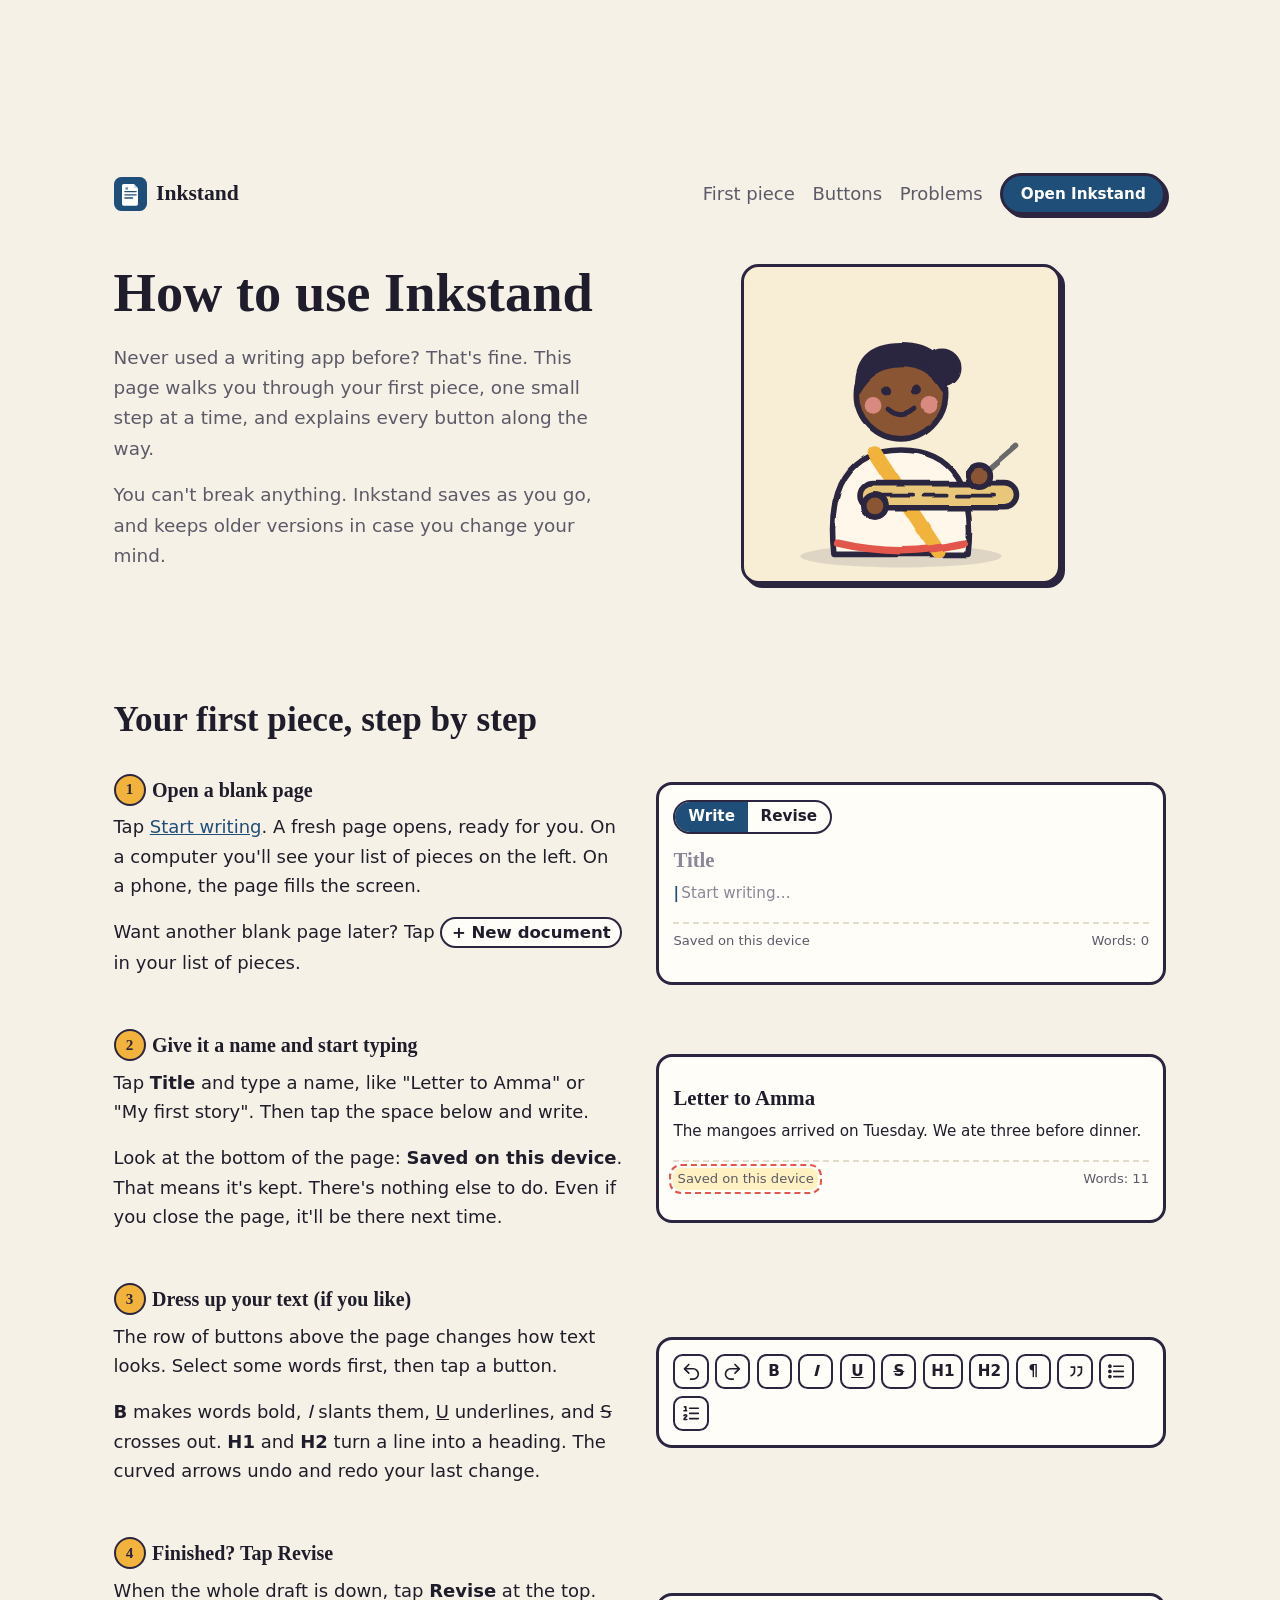
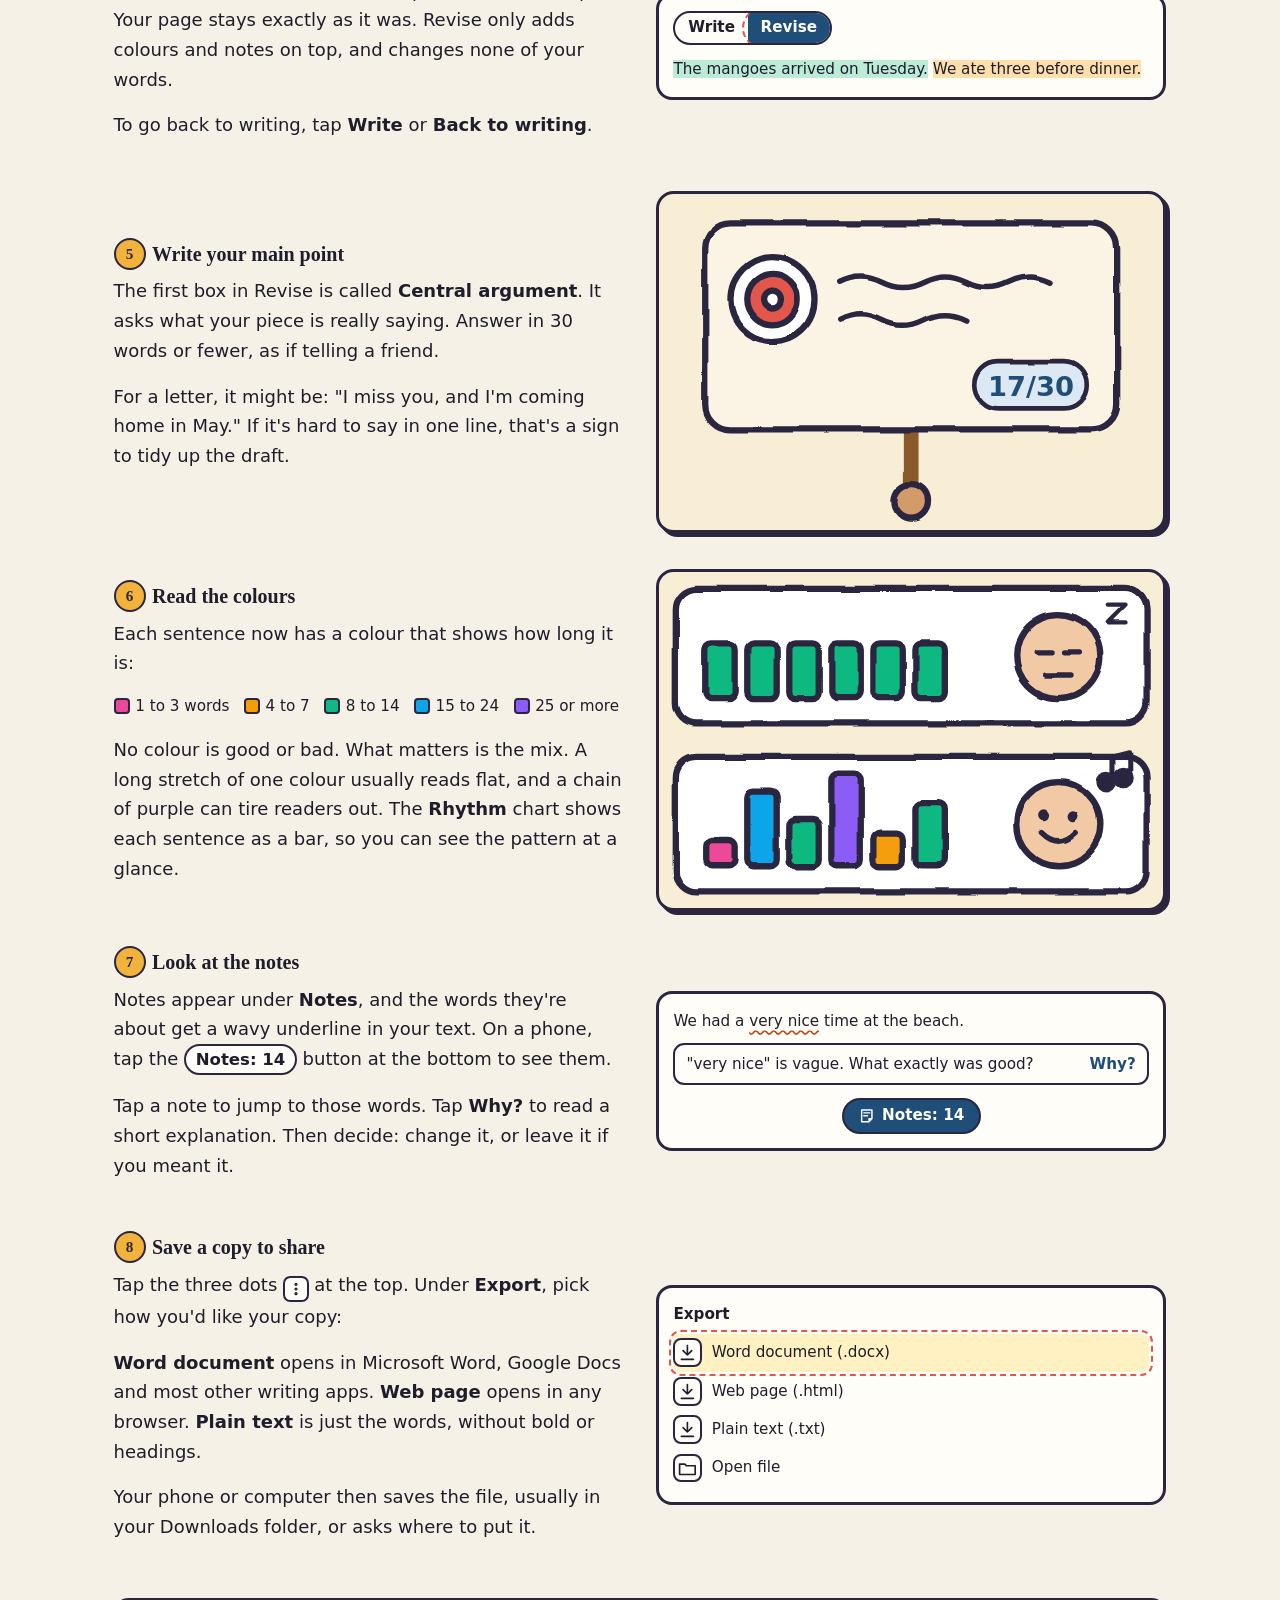
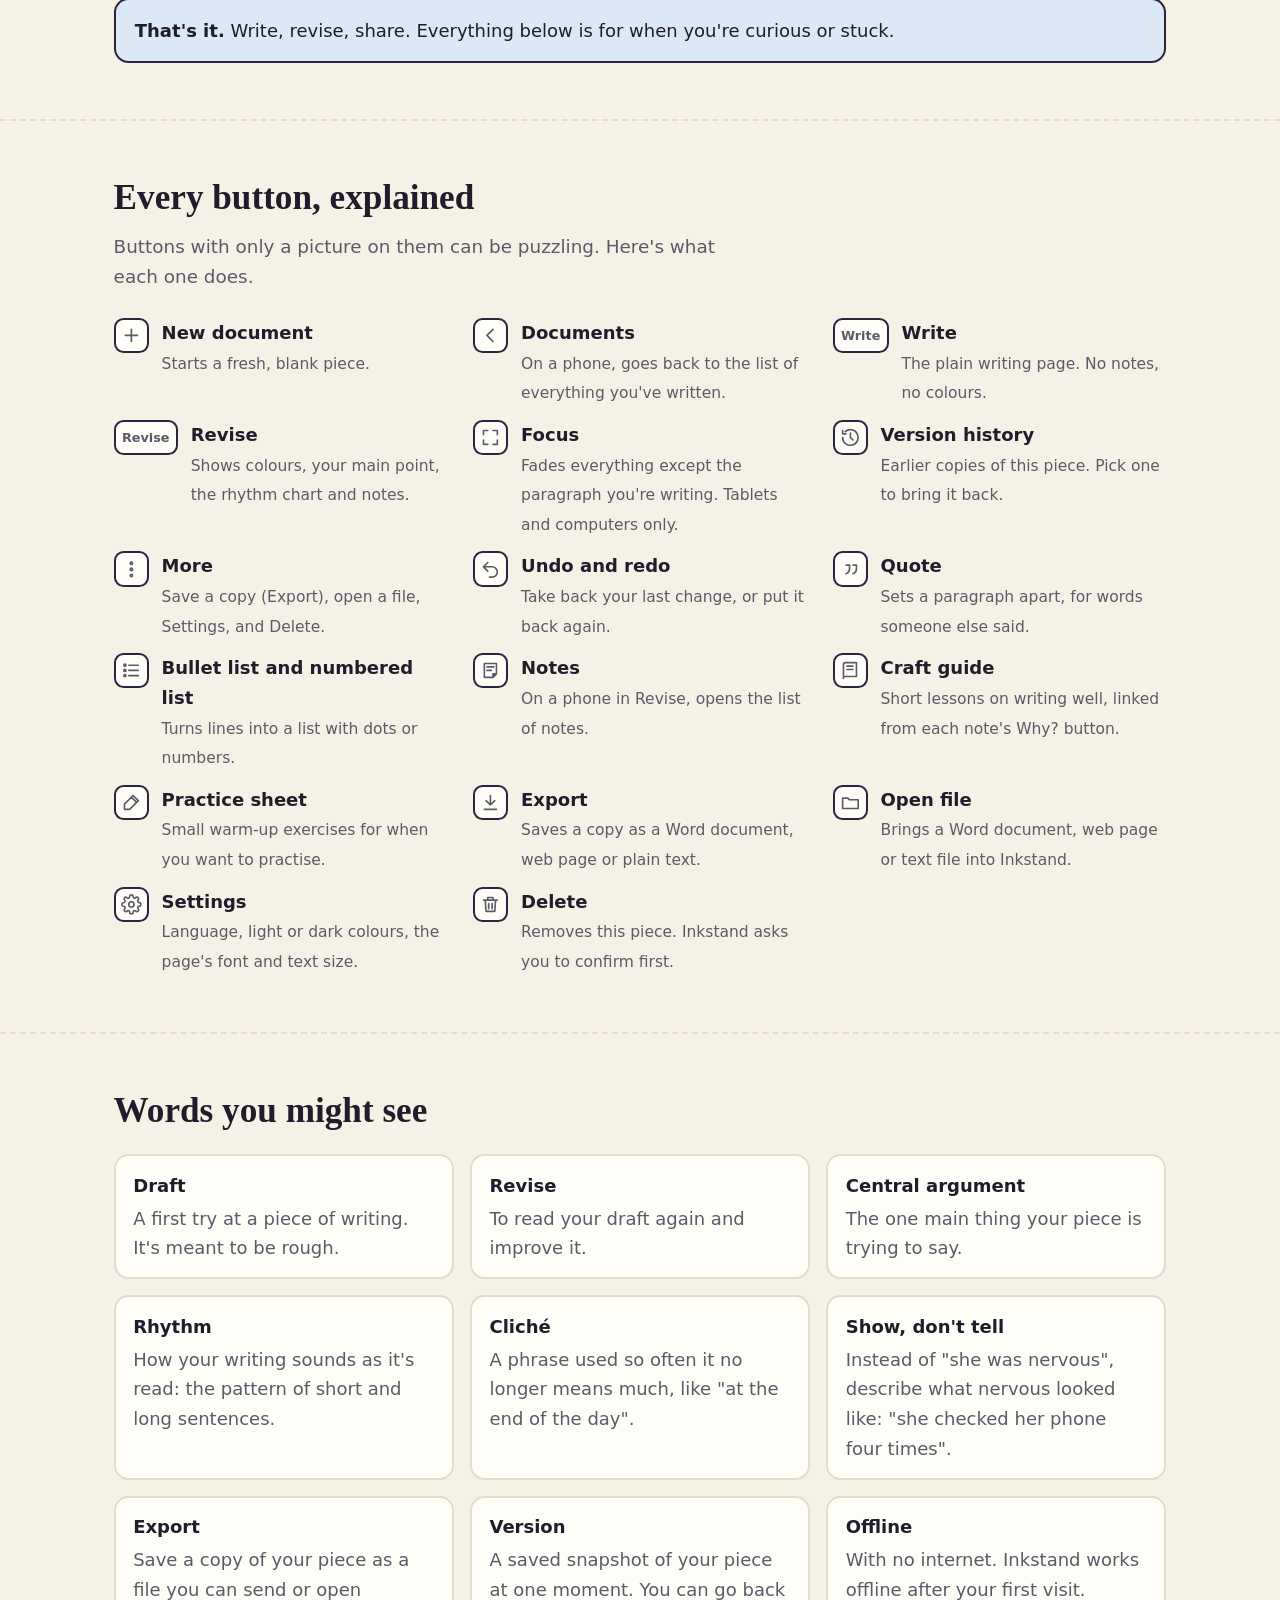
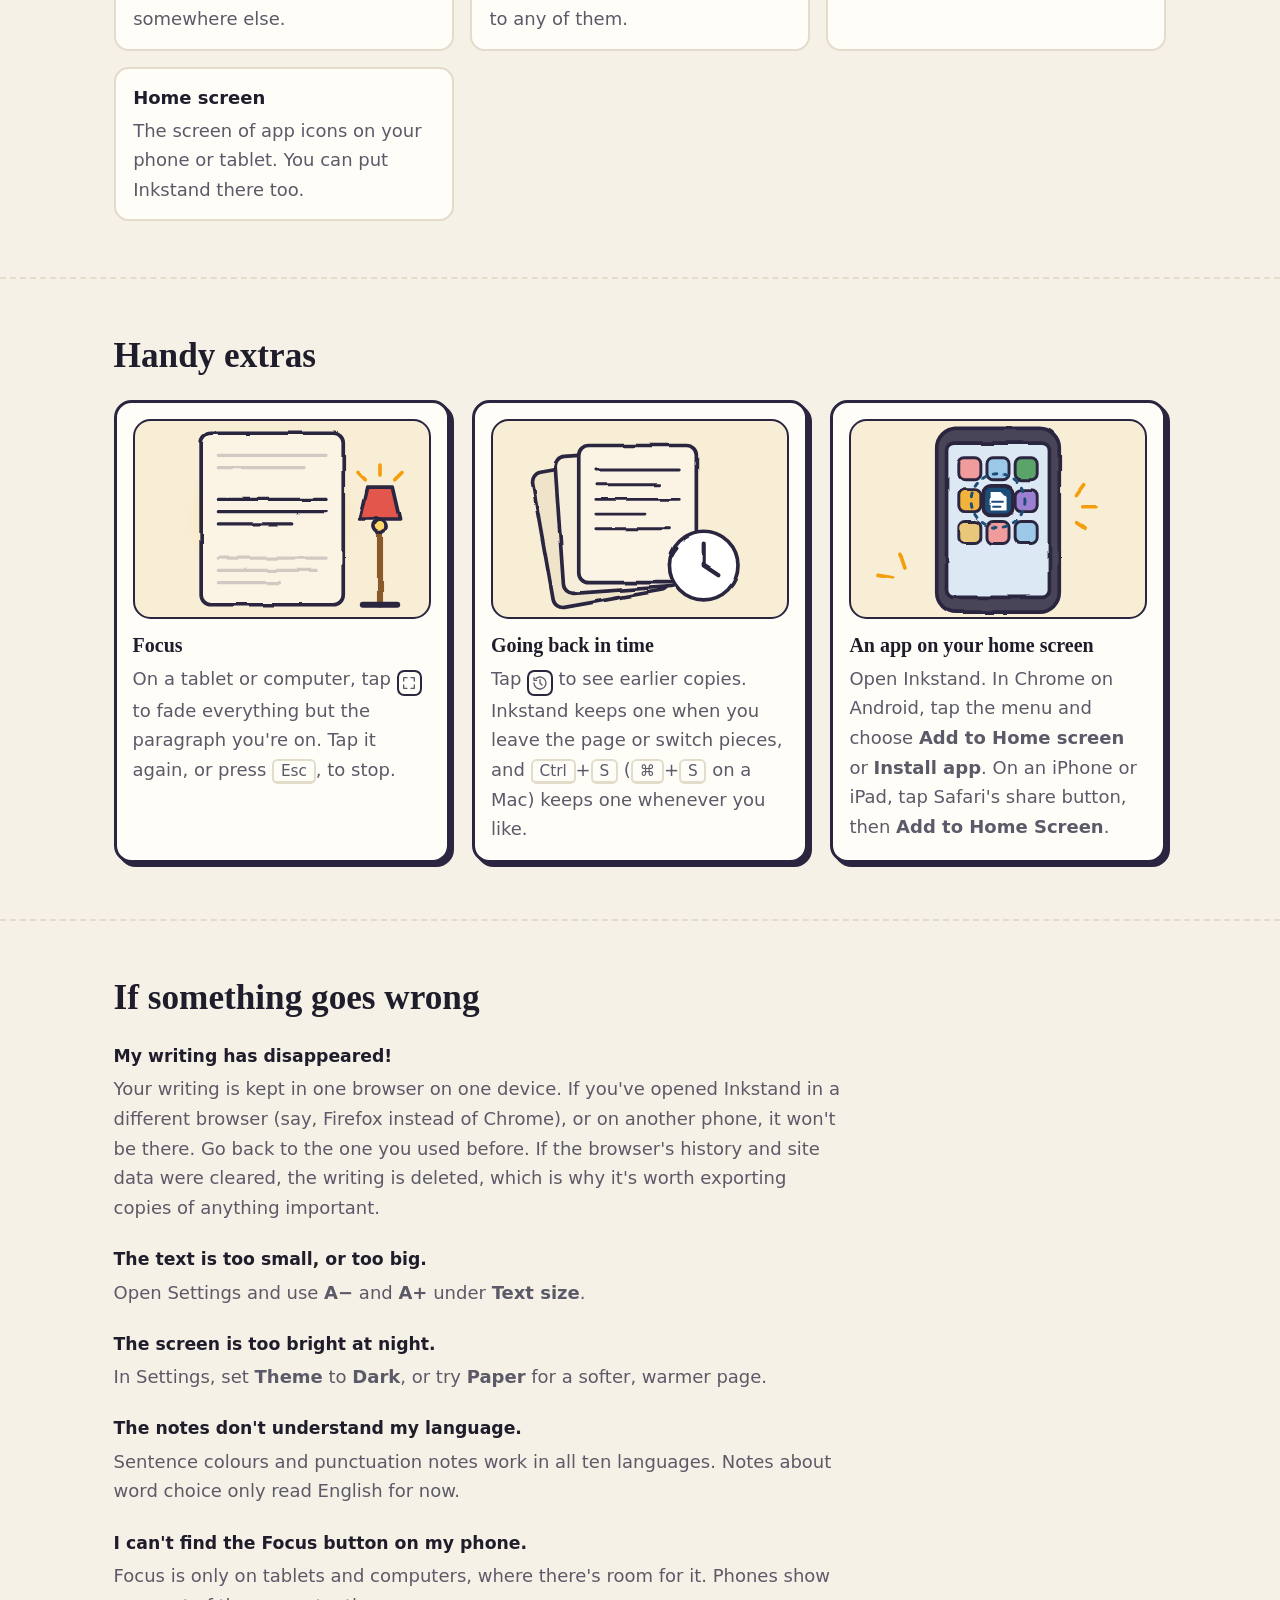
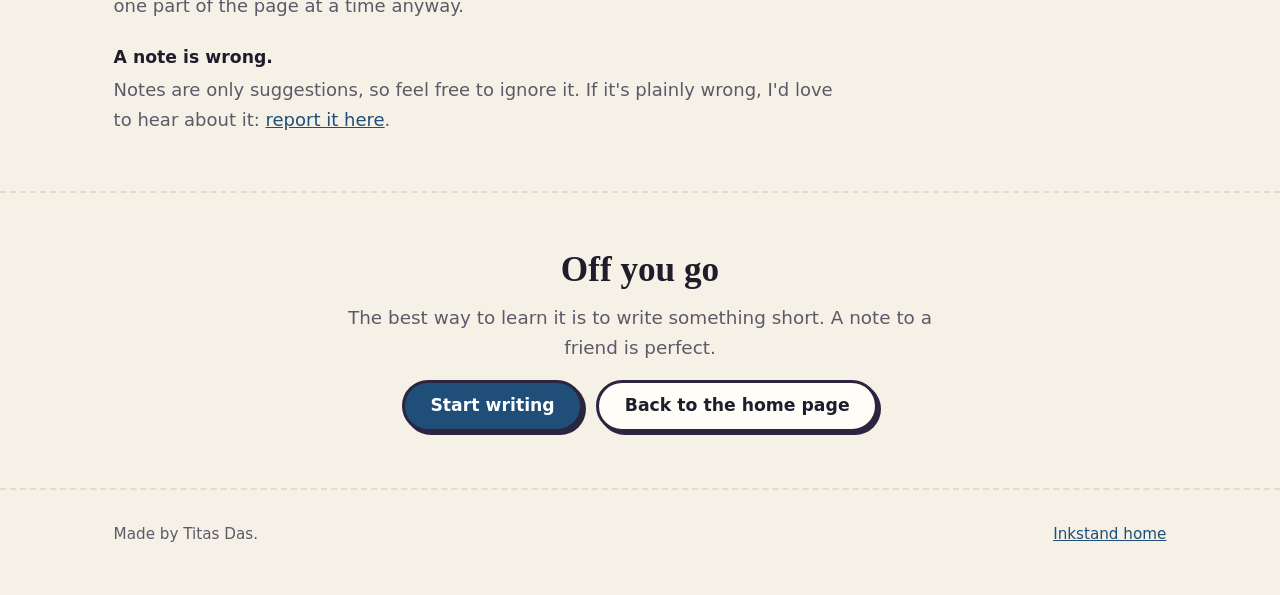
<file: docs/help/index.html>
<!doctype html>
<html lang="en">
<head>
  <meta charset="utf-8">
  <meta name="viewport" content="width=device-width, initial-scale=1, viewport-fit=cover">
  <meta name="theme-color" content="#f6f1e6" media="(prefers-color-scheme: light)">
  <meta name="theme-color" content="#15131c" media="(prefers-color-scheme: dark)">
  <meta name="description" content="A step-by-step guide to Inkstand for beginners: writing your first piece, what every button does, and what to do if something goes wrong.">
  <title>Help: how to use Inkstand</title>
  <link rel="icon" href="../write/icons/icon.svg" type="image/svg+xml">
  <link rel="stylesheet" href="../site.css">
</head>
<body>
  <svg class="art-sprite" aria-hidden="true" focusable="false" width="0" height="0" style="position:absolute">
  <!--
    Inkstand's illustrations: round-faced figures in a thick, slightly wobbly ink line with flat fills
    on cream paper. The cast pays homage to writers across cultures and centuries, and the accent
    colours are the five sentence-length colours from Revise mode.
  -->
  <defs>
    <filter id="wobble" x="-5%" y="-5%" width="110%" height="110%">
      <feTurbulence type="fractalNoise" baseFrequency="0.04" numOctaves="2" seed="7" result="noise"/>
      <feDisplacementMap in="SourceGraphic" in2="noise" scale="2.4" xChannelSelector="R" yChannelSelector="G"/>
    </filter>
    <radialGradient id="glow">
      <stop offset="0" stop-color="#ffd76a" stop-opacity=".9"/>
      <stop offset="1" stop-color="#ffd76a" stop-opacity="0"/>
    </radialGradient>
    <g id="face" stroke="none">
      <circle cx="72" cy="62" r="2.7" fill="#2b2540"/>
      <circle cx="88" cy="62" r="2.7" fill="#2b2540"/>
      <circle cx="65" cy="70" r="4.5" fill="#f19c9c" opacity=".75"/>
      <circle cx="95" cy="70" r="4.5" fill="#f19c9c" opacity=".75"/>
      <path d="M73 72q7 6 14 0" fill="none" stroke="#2b2540" stroke-width="2.6" stroke-linecap="round"/>
    </g>
    <ellipse id="shadow" cx="80" cy="151" rx="54" ry="6" fill="#2b2540" opacity=".12"/>
  </defs>

  <!-- ============ The cast ============ -->

  <!-- A griot of West Africa: history kept in story and song -->
  <symbol id="w-griot" viewBox="0 0 160 160">
    <use href="#shadow"/>
    <g filter="url(#wobble)" stroke="#2b2540" stroke-width="3" stroke-linecap="round" stroke-linejoin="round">
      <path d="M36 150C34 112 50 92 80 92s46 20 44 58z" fill="#f2b33d"/>
      <g fill="#3c5a99" stroke="none"><circle cx="58" cy="118" r="3.2"/><circle cx="72" cy="132" r="3.2"/><circle cx="56" cy="140" r="3.2"/><circle cx="84" cy="112" r="3.2"/><circle cx="96" cy="140" r="3.2"/><circle cx="70" cy="104" r="3.2"/></g>
      <path d="M62 94l18 18 18-18" fill="none" stroke="#3c5a99" stroke-width="5"/>
      <circle cx="80" cy="64" r="24" fill="#6e4428"/>
      <use href="#face"/>
      <path d="M64 76q16 18 32 0q-6 10-16 10t-16-10z" fill="#e9e3d8"/>
      <path d="M58 52q0-16 22-16t22 16z" fill="#e2574c"/>
      <g fill="#fbf4e4" stroke="none"><circle cx="70" cy="45" r="2"/><circle cx="80" cy="42" r="2"/><circle cx="90" cy="45" r="2"/></g>
      <path d="M118 112l18-48" stroke="#8a5a2b" stroke-width="4"/>
      <circle cx="116" cy="128" r="17" fill="#c98a4b"/>
      <path d="M112 122l20-52M120 124l18-48" stroke-width="1.3"/>
      <circle cx="102" cy="122" r="6" fill="#6e4428"/>
      <circle cx="130" cy="88" r="6" fill="#6e4428"/>
      <path d="M8 18h44a8 8 0 0 1 8 8v14a8 8 0 0 1-8 8H30l-9 9v-9H8a8 8 0 0 1-8-8V26a8 8 0 0 1 8-8z" fill="#fbf4e4" transform="translate(2 2)"/>
      <path d="M16 36q6-8 12 0t12 0t12 0" fill="none" stroke-width="2.4"/>
    </g>
  </symbol>

  <!-- A scribe of Mesopotamia: reed stylus pressed into a clay tablet -->
  <symbol id="w-clay" viewBox="0 0 160 160">
    <use href="#shadow"/>
    <g filter="url(#wobble)" stroke="#2b2540" stroke-width="3" stroke-linecap="round" stroke-linejoin="round">
      <path d="M44 150C40 114 52 94 80 94s40 20 36 56z" fill="#f2e3c4"/>
      <path d="M60 98l40 50" fill="none" stroke="#e2574c" stroke-width="6"/>
      <circle cx="80" cy="64" r="24" fill="#a8693f"/>
      <use href="#face"/>
      <path d="M60 72q2 22 20 24 18-2 20-24-8 8-20 8t-20-8z" fill="#2b2540"/>
      <path d="M57 60q0-22 23-22t23 22q-10-10-23-10t-23 10z" fill="#2b2540"/>
      <path d="M58 54q22-12 44 0" fill="none" stroke="#3c5a99" stroke-width="5"/>
      <rect x="84" y="106" width="46" height="34" rx="7" fill="#d9a46c"/>
      <g fill="none" stroke-width="2.4"><path d="M93 115l5 2-5 2M104 115l5 2-5 2M115 115l5 2-5 2M93 126l5 2-5 2M107 126l5 2-5 2"/></g>
      <path d="M116 104l18-20" stroke="#8a5a2b" stroke-width="4"/>
      <circle cx="114" cy="106" r="6" fill="#a8693f"/>
      <circle cx="88" cy="132" r="6" fill="#a8693f"/>
    </g>
  </symbol>

  <!-- A palm-leaf scribe of South and Southeast Asia: letters etched with an iron stylus -->
  <symbol id="w-palm" viewBox="0 0 160 160">
    <use href="#shadow"/>
    <g filter="url(#wobble)" stroke="#2b2540" stroke-width="3" stroke-linecap="round" stroke-linejoin="round">
      <path d="M44 150C40 114 52 94 80 94s40 20 36 56z" fill="#fff8ea"/>
      <path d="M66 96l34 52" fill="none" stroke="#f2b33d" stroke-width="8"/>
      <path d="M46 144q34 8 68 0" fill="none" stroke="#e2574c" stroke-width="4"/>
      <circle cx="102" cy="50" r="9" fill="#2b2540"/>
      <circle cx="80" cy="64" r="24" fill="#8a5533"/>
      <use href="#face"/>
      <path d="M57 62q-2-24 23-24t23 24q-8-14-23-14t-23 14z" fill="#2b2540"/>
      <rect x="58" y="112" width="84" height="13" rx="6.5" fill="#e8c77a"/>
      <g fill="none" stroke-width="2"><path d="M68 118.5h18M92 118.5h12M110 118.5h20"/></g>
      <path d="M126 106l16-14" stroke="#6b6b6b" stroke-width="3"/>
      <circle cx="122" cy="108" r="6" fill="#8a5533"/>
      <circle cx="66" cy="124" r="6" fill="#8a5533"/>
    </g>
  </symbol>

  <!-- A brush poet of East Asia: ink and a hanging scroll -->
  <symbol id="w-brush" viewBox="0 0 160 160">
    <use href="#shadow"/>
    <g filter="url(#wobble)" stroke="#2b2540" stroke-width="3" stroke-linecap="round" stroke-linejoin="round">
      <path d="M44 150C40 114 52 94 80 94s40 20 36 56z" fill="#3c5a99"/>
      <path d="M66 96l14 18 14-18" fill="none" stroke="#fbf4e4" stroke-width="5"/>
      <circle cx="80" cy="64" r="24" fill="#f1c9a5"/>
      <use href="#face"/>
      <path d="M56 62q-2-24 24-24t24 24q-6-14-24-14t-24 14z" fill="#2b2540"/>
      <circle cx="80" cy="33" r="9" fill="#2b2540"/>
      <path d="M64 30l32 6" stroke="#e2574c" stroke-width="3"/>
      <rect x="100" y="80" width="38" height="62" fill="#fbf4e4"/>
      <rect x="96" y="76" width="46" height="7" rx="3.5" fill="#8a5a2b"/>
      <rect x="96" y="139" width="46" height="7" rx="3.5" fill="#8a5a2b"/>
      <g fill="none" stroke-width="2.6"><path d="M128 92v14M128 112v10M119 92v22M110 92v8M110 106v16"/></g>
      <path d="M86 128l14-16" stroke="#8a5a2b" stroke-width="4"/>
      <path d="M100 112l4-5" stroke-width="5"/>
      <circle cx="86" cy="128" r="6" fill="#f1c9a5"/>
      <circle cx="102" cy="132" r="6" fill="#f1c9a5"/>
    </g>
  </symbol>

  <!-- A calligrapher of Persia and the Arab world: the reed pen (qalam) and a book stand -->
  <symbol id="w-qalam" viewBox="0 0 160 160">
    <use href="#shadow"/>
    <g filter="url(#wobble)" stroke="#2b2540" stroke-width="3" stroke-linecap="round" stroke-linejoin="round">
      <path d="M40 150C36 114 50 94 76 94s38 20 34 56z" fill="#5aa469"/>
      <path d="M62 96l14 16 14-16" fill="none" stroke="#fbf4e4" stroke-width="5"/>
      <circle cx="76" cy="64" r="24" fill="#d39a6a"/>
      <use href="#face" transform="translate(-4 0)"/>
      <path d="M60 74q2 18 16 20 14-2 16-20-6 7-16 7t-16-7z" fill="#3a2a22"/>
      <path d="M50 58q0-28 26-28t26 28q-26-10-52 0z" fill="#fbf4e4"/>
      <path d="M54 48q22-10 44 2M58 40q18-6 36 2" fill="none" stroke-width="2.2"/>
      <path d="M100 150l34-36M134 150l-34-36" stroke="#8a5a2b" stroke-width="5"/>
      <path d="M90 114q13-8 27 0 13-8 27 0v8q-14-8-27 0-14-8-27 0z" fill="#fbf4e4"/>
      <path d="M96 115q4-5 8 0t8-2M122 115q4-5 8 0t8-2" fill="none" stroke-width="2"/>
      <path d="M100 104l20-18" stroke="#c98a4b" stroke-width="4"/>
      <circle cx="100" cy="106" r="6" fill="#d39a6a"/>
    </g>
  </symbol>

  <!-- A novelist of Europe: quill, inkpot and candle-lit desk -->
  <symbol id="w-quill" viewBox="0 0 160 160">
    <use href="#shadow"/>
    <g filter="url(#wobble)" stroke="#2b2540" stroke-width="3" stroke-linecap="round" stroke-linejoin="round">
      <path d="M40 150C36 114 50 94 76 94s38 20 34 56z" fill="#e2574c"/>
      <path d="M60 98q16 10 32 0" fill="none" stroke="#fbf4e4" stroke-width="5"/>
      <circle cx="51" cy="68" r="8" fill="#8a4b2b"/>
      <circle cx="101" cy="68" r="8" fill="#8a4b2b"/>
      <circle cx="76" cy="64" r="24" fill="#f1c9a5"/>
      <use href="#face" transform="translate(-4 0)"/>
      <path d="M52 62q-2-24 24-24t24 24q-4-12-24-14-20 2-24 14z" fill="#8a4b2b"/>
      <circle cx="76" cy="34" r="8" fill="#8a4b2b"/>
      <rect x="84" y="122" width="62" height="8" rx="3" fill="#8a5a2b"/>
      <path d="M90 122l6-14h28l-4 14z" fill="#fbf4e4"/>
      <path d="M97 116h18M99 112h12" fill="none" stroke-width="1.8"/>
      <rect x="128" y="108" width="14" height="14" rx="3" fill="#2b2540"/>
      <path d="M104 108q12-26 30-34-8 18-26 36z" fill="#fbf4e4"/>
      <path d="M104 108l26-30" fill="none" stroke-width="1.8"/>
      <circle cx="104" cy="110" r="6" fill="#f1c9a5"/>
    </g>
  </symbol>

  <!-- A reporter at a typewriter, from the newsrooms of the 1900s -->
  <symbol id="w-type" viewBox="0 0 160 160">
    <use href="#shadow"/>
    <g filter="url(#wobble)" stroke="#2b2540" stroke-width="3" stroke-linecap="round" stroke-linejoin="round">
      <path d="M38 150C34 114 48 94 74 94s38 20 34 56z" fill="#9cc9e8"/>
      <path d="M74 98v26" stroke="#e2574c" stroke-width="5"/>
      <circle cx="74" cy="64" r="24" fill="#d39a6a"/>
      <use href="#face" transform="translate(-6 0)"/>
      <g fill="none" stroke-width="2.2"><circle cx="66" cy="62" r="7"/><circle cx="82" cy="62" r="7"/><path d="M73 62h2"/></g>
      <ellipse cx="74" cy="46" rx="32" ry="6" fill="#4a4458"/>
      <path d="M56 45q2-20 18-20t18 20z" fill="#4a4458"/>
      <path d="M57 40h34" stroke="#e2574c" stroke-width="3"/>
      <rect x="96" y="92" width="38" height="34" fill="#fbf4e4"/>
      <path d="M102 100h24M102 107h18M102 114h22" fill="none" stroke-width="1.8"/>
      <rect x="88" y="118" width="54" height="8" rx="4" fill="#2b2540"/>
      <path d="M84 150l6-24h50l6 24z" fill="#6d8a7a"/>
      <g fill="#fbf4e4" stroke-width="1.6"><circle cx="98" cy="136" r="3"/><circle cx="108" cy="136" r="3"/><circle cx="118" cy="136" r="3"/><circle cx="128" cy="136" r="3"/><circle cx="103" cy="144" r="3"/><circle cx="113" cy="144" r="3"/><circle cx="123" cy="144" r="3"/></g>
      <circle cx="94" cy="132" r="6" fill="#d39a6a"/>
      <circle cx="132" cy="132" r="6" fill="#d39a6a"/>
    </g>
  </symbol>

  <!-- You, today: a phone with Inkstand open -->
  <symbol id="w-today" viewBox="0 0 160 160">
    <use href="#shadow"/>
    <g filter="url(#wobble)" stroke="#2b2540" stroke-width="3" stroke-linecap="round" stroke-linejoin="round">
      <path d="M40 150C36 114 50 94 76 94s38 20 34 56z" fill="#9b7fd1"/>
      <path d="M62 98q14 14 28 0" fill="none" stroke-width="3"/>
      <path d="M68 108v14M84 108v14" stroke="#fbf4e4" stroke-width="3"/>
      <g fill="#2b2540"><circle cx="56" cy="46" r="12"/><circle cx="76" cy="38" r="14"/><circle cx="96" cy="46" r="12"/><circle cx="52" cy="62" r="9"/><circle cx="100" cy="62" r="9"/></g>
      <circle cx="76" cy="66" r="22" fill="#a8693f"/>
      <use href="#face" transform="translate(-4 3)"/>
      <rect x="98" y="92" width="30" height="50" rx="6" fill="#2b2540"/>
      <rect x="102" y="98" width="22" height="38" rx="2" fill="#fbf4e4" stroke="none"/>
      <g stroke="none"><rect x="105" y="103" width="14" height="3.5" rx="1.5" fill="#10b981"/><rect x="105" y="110" width="7" height="3.5" rx="1.5" fill="#ec4899"/><rect x="105" y="117" width="16" height="3.5" rx="1.5" fill="#0ea5e9"/><rect x="105" y="124" width="10" height="3.5" rx="1.5" fill="#f59e0b"/><rect x="105" y="131" width="15" height="3.5" rx="1.5" fill="#8b5cf6"/></g>
      <circle cx="100" cy="134" r="6" fill="#a8693f"/>
      <circle cx="126" cy="128" r="6" fill="#a8693f"/>
    </g>
  </symbol>

  <!-- ============ Ideas ============ -->

  <!-- Hero: today's writer at a desk, thinking of the tools that came before -->
  <symbol id="s-hero" viewBox="0 0 480 340">
    <g filter="url(#wobble)" stroke="#2b2540" stroke-width="3" stroke-linecap="round" stroke-linejoin="round">
      <path d="M268 44h150a26 26 0 0 1 26 26v70a26 26 0 0 1-26 26H310l-22 20 4-20h-24a26 26 0 0 1-26-26V70a26 26 0 0 1 26-26z" fill="#fff"/>
            <rect x="276" y="62" width="40" height="30" rx="6" fill="#d9a46c"/>
      <path d="M284 72l5 2-5 2M296 72l5 2-5 2M286 82l5 2-5 2" fill="none" stroke-width="2.2"/>
      <rect x="328" y="70" width="64" height="12" rx="6" fill="#e8c77a"/>
      <path d="M338 76h16M360 76h22" fill="none" stroke-width="1.8"/>
      <rect x="404" y="58" width="24" height="44" fill="#fbf4e4"/>
      <path d="M410 66v10M410 82v12M420 66v18" fill="none" stroke-width="2.2"/>
      <path d="M282 150q12-28 32-36-8 20-28 38z" fill="#fbf4e4"/>
      <path d="M330 112q14-8 28 0 14-8 28 0v8q-14-8-28 0-14-8-28 0z" fill="#fbf4e4"/>
      <rect x="398" y="114" width="34" height="22" rx="4" fill="#6d8a7a"/>
      <rect x="404" y="104" width="22" height="12" fill="#fbf4e4"/>
    </g>
    <ellipse cx="250" cy="326" rx="200" ry="10" fill="#2b2540" opacity=".12"/>
    <g filter="url(#wobble)" stroke="#2b2540" stroke-width="3" stroke-linecap="round" stroke-linejoin="round">
      <circle cx="244" cy="186" r="9" fill="#fff"/><circle cx="218" cy="176" r="6" fill="#fff"/>
      <path d="M352 268q20-70 84-108-30 50-74 110z" fill="#fbf4e4"/>
      <path d="M356 266l66-92" fill="none" stroke-width="2"/>
      <rect x="320" y="276" width="64" height="46" rx="14" fill="#1f4e79"/>
      <rect x="336" y="262" width="32" height="16" rx="4" fill="#1f4e79"/>
      <path d="M330 290q22 8 44 0" fill="none" stroke="#9cc9e8" stroke-width="3"/>
      <rect x="400" y="300" width="70" height="22" rx="4" fill="#fbf4e4"/>
      <rect x="406" y="290" width="62" height="12" rx="3" fill="#f6eedb"/>
    </g>
    <use href="#w-today" x="-6" y="62" width="280" height="280"/>
  </symbol>

  <!-- Step 1: a messy first draft is fine -->
  <symbol id="s-write" viewBox="0 0 240 160">
    <g filter="url(#wobble)" stroke="#2b2540" stroke-width="3" stroke-linecap="round" stroke-linejoin="round">
      <rect x="60" y="12" width="104" height="136" rx="8" fill="#fbf4e4"/>
      <g fill="none" stroke-width="2.6">
        <path d="M76 34q8-4 16 0t16 0 16 0 16 0"/>
        <path d="M76 52q8-4 16 0t16 0 16 0"/>
        <path d="M76 70h56"/><path d="M72 64l64 12" stroke="#e2574c"/>
        <path d="M76 88q8-4 16 0t16 0 16 0 16 0"/>
        <path d="M76 106q8-4 16 0t16 0"/>
        <path d="M76 124q8-4 16 0t16 0 16 0"/>
      </g>
      <path d="M150 128l50-50 12 12-50 50z" fill="#f2b33d"/>
      <path d="M150 128l12 12-18 6z" fill="#f1c9a5"/>
      <path d="M200 78l7-7 12 12-7 7z" fill="#f19c9c"/>
      <path d="M30 34v14M23 41h14M206 30v10M201 35h10M36 112v10M31 117h10" fill="none" stroke="#f59e0b"/>
    </g>
  </symbol>

  <!-- Step 2: Revise shows each sentence in colour -->
  <symbol id="s-revise" viewBox="0 0 240 160">
    <g filter="url(#wobble)" stroke="#2b2540" stroke-width="3" stroke-linecap="round" stroke-linejoin="round">
      <rect x="40" y="12" width="104" height="136" rx="8" fill="#fbf4e4"/>
      <g stroke="none">
        <rect x="54" y="28" width="76" height="9" rx="4" fill="#10b981" opacity=".55"/>
        <rect x="54" y="44" width="28" height="9" rx="4" fill="#ec4899" opacity=".55"/>
        <rect x="86" y="44" width="44" height="9" rx="4" fill="#f59e0b" opacity=".55"/>
        <rect x="54" y="60" width="76" height="9" rx="4" fill="#8b5cf6" opacity=".55"/>
        <rect x="54" y="76" width="60" height="9" rx="4" fill="#8b5cf6" opacity=".55"/>
        <rect x="54" y="96" width="76" height="9" rx="4" fill="#0ea5e9" opacity=".55"/>
        <rect x="54" y="112" width="40" height="9" rx="4" fill="#0ea5e9" opacity=".55"/>
        <rect x="98" y="112" width="32" height="9" rx="4" fill="#10b981" opacity=".55"/>
      </g>
      <path d="M86 89q6 4 12 0t12 0" fill="none" stroke="#c2410c" stroke-width="2.4"/>
      <path d="M190 124l26 26" stroke="#8a5a2b" stroke-width="10"/>
      <circle cx="166" cy="98" r="34" fill="#ffffff" fill-opacity=".55"/>
      <path d="M150 84q8-8 18-8" fill="none" stroke="#ffffff" stroke-width="4"/>
    </g>
  </symbol>

  <!-- Step 3: save a copy to share -->
  <symbol id="s-share" viewBox="0 0 240 160">
    <g filter="url(#wobble)" stroke="#2b2540" stroke-width="3" stroke-linecap="round" stroke-linejoin="round">
      <rect x="20" y="40" width="64" height="84" rx="7" fill="#fbf4e4"/>
      <path d="M32 58h40M32 70h40M32 82h28M32 94h40M32 106h22" fill="none" stroke-width="2.4"/>
      <path d="M92 70q30-44 64-44M92 82h64M92 94q30 44 64 44" fill="none" stroke-dasharray="2 9"/>
      <path d="M146 20l10 6-10 6M146 76l10 6-10 6M146 132l10 6-10 6" fill="none"/>
      <rect x="166" y="6" width="48" height="40" rx="6" fill="#ffffff"/>
      <rect x="174" y="14" width="20" height="20" rx="3" fill="#2b579a" stroke="none"/>
      <path d="M177 19l3 11 4-8 4 8 3-11" fill="none" stroke="#fff" stroke-width="2"/>
      <path d="M198 18h10M198 26h10M174 40h34" fill="none" stroke-width="2"/>
      <rect x="166" y="62" width="48" height="40" rx="6" fill="#ffffff"/>
      <circle cx="190" cy="82" r="13" fill="#9cc9e8"/>
      <path d="M177 82h26M190 69q-8 13 0 26M190 69q8 13 0 26" fill="none" stroke-width="2"/>
      <rect x="166" y="118" width="48" height="40" rx="6" fill="#ffffff"/>
      <path d="M176 130h28M176 138h28M176 146h18" fill="none" stroke-width="2"/>
    </g>
  </symbol>

  <!-- Rhythm: sentences all one length drone; a mix sings -->
  <symbol id="s-rhythm" viewBox="0 0 240 160">
    <g filter="url(#wobble)" stroke="#2b2540" stroke-width="3" stroke-linecap="round" stroke-linejoin="round">
      <rect x="8" y="8" width="224" height="64" rx="10" fill="#ffffff"/>
      <g fill="#10b981"><rect x="22" y="34" width="14" height="26" rx="3"/><rect x="42" y="34" width="14" height="26" rx="3"/><rect x="62" y="34" width="14" height="26" rx="3"/><rect x="82" y="34" width="14" height="26" rx="3"/><rect x="102" y="34" width="14" height="26" rx="3"/><rect x="122" y="34" width="14" height="26" rx="3"/></g>
      <circle cx="190" cy="40" r="20" fill="#f1c9a5"/>
      <path d="M180 38h7M193 38h7M184 49h12" fill="none" stroke-width="2.6"/>
      <path d="M214 16h8l-8 8h8" fill="none" stroke-width="2"/>
      <rect x="8" y="88" width="224" height="64" rx="10" fill="#ffffff"/>
      <rect x="22" y="128" width="14" height="12" rx="3" fill="#ec4899"/>
      <rect x="42" y="104" width="14" height="36" rx="3" fill="#0ea5e9"/>
      <rect x="62" y="118" width="14" height="22" rx="3" fill="#10b981"/>
      <rect x="82" y="96" width="14" height="44" rx="3" fill="#8b5cf6"/>
      <rect x="102" y="124" width="14" height="16" rx="3" fill="#f59e0b"/>
      <rect x="122" y="110" width="14" height="30" rx="3" fill="#10b981"/>
      <circle cx="190" cy="120" r="20" fill="#f1c9a5"/>
      <g stroke="none" fill="#2b2540"><circle cx="183" cy="116" r="2.6"/><circle cx="197" cy="116" r="2.6"/></g>
      <path d="M182 124q8 8 16 0" fill="none" stroke-width="2.6"/>
      <path d="M216 100v-12l8-2v12" fill="none" stroke-width="2.4"/>
      <circle cx="213" cy="100" r="3.4" fill="#2b2540"/><circle cx="221" cy="98" r="3.4" fill="#2b2540"/>
    </g>
  </symbol>

  <!-- Central argument: your point on one card -->
  <symbol id="s-argument" viewBox="0 0 240 160">
    <g filter="url(#wobble)" stroke="#2b2540" stroke-width="3" stroke-linecap="round" stroke-linejoin="round">
      <path d="M120 112v40" stroke="#8a5a2b" stroke-width="7"/>
      <rect x="22" y="14" width="196" height="98" rx="12" fill="#fbf4e4"/>
      <circle cx="54" cy="50" r="20" fill="#ffffff"/><circle cx="54" cy="50" r="12" fill="#e2574c"/><circle cx="54" cy="50" r="4" fill="#ffffff"/>
      <path d="M86 42q10-5 20 0t20 0 20 0 20 0 20 0M86 60q10-5 20 0t20 0 20 0" fill="none" stroke-width="2.6"/>
      <rect x="150" y="80" width="54" height="22" rx="11" fill="#dce8f4" stroke-width="2.2"/>
      
      <circle cx="120" cy="146" r="8" fill="#d39a6a"/>
    </g>
    <text x="177" y="96" text-anchor="middle" font-family="system-ui, sans-serif" font-size="13" font-weight="700" fill="#1f4e79" stroke="none">17/30</text>
  </symbol>

  <!-- Notes are questions, and "I meant that" is an answer -->
  <symbol id="s-question" viewBox="0 0 240 160">
    <g filter="url(#wobble)" stroke="#2b2540" stroke-width="3" stroke-linecap="round" stroke-linejoin="round">
      <rect x="14" y="40" width="110" height="108" rx="8" fill="#fbf4e4"/>
      <path d="M28 60h80M28 76h40M28 92h80M28 108h60M28 124h72" fill="none" stroke-width="2.4"/>
      <path d="M72 80q4 4 8 0t8 0 8 0 8 0" fill="none" stroke="#c2410c" stroke-width="2.4"/>
      <path d="M72 74h36" fill="none" stroke="#f59e0b" stroke-width="7" opacity=".6"/>
      <path d="M110 8h116a10 10 0 0 1 10 10v22a10 10 0 0 1-10 10h-82l-20 18 6-18h-20a10 10 0 0 1-10-10V18a10 10 0 0 1 10-10z" fill="#ffffff"/>
      
      <path d="M128 92h98a10 10 0 0 1 10 10v22a10 10 0 0 1-10 10h-20l6 16-24-16h-60a10 10 0 0 1-10-10v-22a10 10 0 0 1 10-10z" fill="#dff3e8"/>
      
    </g>
    <text x="173" y="34" text-anchor="middle" font-family="system-ui, sans-serif" font-size="13" font-weight="600" fill="#2b2540" stroke="none">Look again?</text>
    <text x="177" y="118" text-anchor="middle" font-family="system-ui, sans-serif" font-size="12" font-weight="600" fill="#2b2540" stroke="none">I meant that ✓</text>
  </symbol>

  <!-- Focus: a lamp lights only the paragraph you're on -->
  <symbol id="s-focus" viewBox="0 0 240 160">
    <circle cx="112" cy="80" r="70" fill="url(#glow)"/>
    <g filter="url(#wobble)" stroke="#2b2540" stroke-width="3" stroke-linecap="round" stroke-linejoin="round">
      <rect x="54" y="10" width="116" height="140" rx="8" fill="#fbf4e4"/>
      <g fill="none" stroke-width="2.6">
        <path d="M68 28h88M68 38h70" opacity=".2"/>
        <path d="M68 64h88M68 74h88M68 84h60"/>
        <path d="M68 112h88M68 122h80M68 132h50" opacity=".2"/>
      </g>
      <path d="M200 150v-70" stroke="#8a5a2b" stroke-width="5"/>
      <path d="M186 150h28" stroke-width="5"/>
      <path d="M190 54h20l6 26h-32z" fill="#e2574c"/>
      <circle cx="200" cy="86" r="5" fill="#ffd76a"/>
      <path d="M200 44v-8M188 48l-6-6M212 48l6-6" fill="none" stroke="#f59e0b"/>
    </g>
  </symbol>

  <!-- Private: your writing stays on your device -->
  <symbol id="s-private" viewBox="0 0 240 160">
    <g filter="url(#wobble)" stroke="#2b2540" stroke-width="3" stroke-linecap="round" stroke-linejoin="round">
      <rect x="22" y="18" width="70" height="128" rx="12" fill="#4a4458"/>
      <rect x="30" y="30" width="54" height="100" rx="4" fill="#fbf4e4"/>
      <path d="M38 44h38M38 54h30M38 64h38" fill="none" stroke-width="2.2"/>
      <path d="M57 116c-12-8-16-14-16-20a8 8 0 0 1 16-2 8 8 0 0 1 16 2c0 6-4 12-16 20z" fill="#e2574c"/>
      <path d="M154 54a18 18 0 0 1 34-4 14 14 0 0 1 22 14 12 12 0 0 1-4 24h-56a14 14 0 0 1 4-34z" fill="#ffffff"/>
      <path d="M164 60l30 22M194 60l-30 22" stroke="#e2574c" stroke-width="5"/>
      <path d="M100 82h30" fill="none" stroke-dasharray="2 8"/>
      <path d="M136 72v20" stroke="#e2574c" stroke-width="5"/>
      <rect x="114" y="112" width="30" height="24" rx="5" fill="#f2b33d"/>
      <path d="M120 112v-8a9 9 0 0 1 18 0v8" fill="none"/>
      <circle cx="129" cy="124" r="3" fill="#2b2540"/>
    </g>
  </symbol>

  <!-- Versions: earlier copies kept, like a bundle of palm leaves -->
  <symbol id="s-versions" viewBox="0 0 240 160">
    <g filter="url(#wobble)" stroke="#2b2540" stroke-width="3" stroke-linecap="round" stroke-linejoin="round">
      <rect x="40" y="34" width="96" height="112" rx="8" fill="#efe4c9" transform="rotate(-10 88 90)"/>
      <rect x="54" y="26" width="96" height="112" rx="8" fill="#f6eedb" transform="rotate(-4 102 82)"/>
      <rect x="70" y="20" width="96" height="112" rx="8" fill="#fbf4e4"/>
      <path d="M84 40h68M84 52h52M84 64h68M84 76h40M84 88h60" fill="none" stroke-width="2.4"/>
      <circle cx="172" cy="118" r="28" fill="#ffffff"/>
      <path d="M172 100v18l12 8" fill="none" stroke-width="3.4"/>
      <path d="M150 104a26 26 0 0 0-4 6" fill="none"/>
    </g>
  </symbol>

  <!-- Home screen: Inkstand as an app icon -->
  <symbol id="s-home" viewBox="0 0 240 160">
    <g filter="url(#wobble)" stroke="#2b2540" stroke-width="3" stroke-linecap="round" stroke-linejoin="round">
      <rect x="70" y="6" width="100" height="150" rx="16" fill="#4a4458"/>
      <rect x="78" y="18" width="84" height="126" rx="6" fill="#dce8f4"/>
      <g stroke-width="2.4"><rect x="88" y="30" width="18" height="18" rx="5" fill="#f19c9c"/><rect x="111" y="30" width="18" height="18" rx="5" fill="#9cc9e8"/><rect x="134" y="30" width="18" height="18" rx="5" fill="#5aa469"/><rect x="88" y="56" width="18" height="18" rx="5" fill="#f2b33d"/><rect x="134" y="56" width="18" height="18" rx="5" fill="#9b7fd1"/><rect x="88" y="82" width="18" height="18" rx="5" fill="#e8c77a"/><rect x="111" y="82" width="18" height="18" rx="5" fill="#f19c9c"/><rect x="134" y="82" width="18" height="18" rx="5" fill="#9cc9e8"/></g>
      <rect x="108" y="53" width="24" height="24" rx="6" fill="#1f4e79"/>
      <path d="M114 58h9l4 4v11h-13z" fill="#ffffff" stroke="none"/>
      <path d="M116 66h8M116 70h6" stroke="#1f4e79" stroke-width="1.6"/>
      <circle cx="120" cy="65" r="22" fill="none" stroke="#1f4e79" stroke-width="2.4" stroke-dasharray="3 6"/>
      <path d="M190 52l-6 8M200 70h-10M192 88l-7-5" fill="none" stroke="#f59e0b"/>
      <path d="M44 120l-4-12M34 128l-12-2" fill="none" stroke="#f59e0b"/>
    </g>
  </symbol>

  <!-- Languages: one storyteller, many scripts -->
  <symbol id="s-langs" viewBox="0 0 320 200">
    <g font-family="'Noto Sans','Noto Sans Devanagari','Noto Sans Bengali','Noto Sans Tamil','Noto Sans Telugu','Noto Sans Gujarati','Noto Sans Kannada','Noto Sans Malayalam','Noto Sans Gurmukhi','Nirmala UI',system-ui,sans-serif" font-size="22" font-weight="700" text-anchor="middle" fill="#2b2540">
      <g filter="url(#wobble)" stroke="#2b2540" stroke-width="3" fill="#ffffff">
        <circle cx="40" cy="40" r="24" fill="#fbf4e4"/><circle cx="104" cy="22" r="20" fill="#dce8f4"/><circle cx="172" cy="18" r="17" fill="#fbf4e4"/><circle cx="238" cy="24" r="21" fill="#f6dfd6"/><circle cx="292" cy="58" r="22" fill="#fbf4e4"/>
        <circle cx="22" cy="104" r="19" fill="#dff3e8"/><circle cx="298" cy="124" r="20" fill="#dce8f4"/><circle cx="60" cy="160" r="20" fill="#fbf4e4"/><circle cx="264" cy="176" r="19" fill="#f6dfd6"/><circle cx="208" cy="62" r="16" fill="#dff3e8"/>
      </g>
      <text x="40" y="48">A</text><text x="104" y="30">अ</text><text x="172" y="26" font-size="18">অ</text><text x="238" y="32">த</text><text x="292" y="66">అ</text>
      <text x="22" y="112" font-size="19">ગ</text><text x="298" y="132">ಕ</text><text x="60" y="168">മ</text><text x="264" y="184" font-size="19">ਪ</text><text x="208" y="69" font-size="17">म</text>
    </g>
    <use href="#w-griot" x="104" y="44" width="156" height="156"/>
  </symbol>
</svg>

  <svg class="sprite" aria-hidden="true" focusable="false">
    <symbol id="i-menu" viewBox="0 0 24 24"><path d="M4 6h16M4 12h16M4 18h16"/></symbol>
    <symbol id="i-back" viewBox="0 0 24 24"><path d="M15 5l-7 7 7 7"/></symbol>
    <symbol id="i-plus" viewBox="0 0 24 24"><path d="M12 5v14M5 12h14"/></symbol>
    <symbol id="i-history" viewBox="0 0 24 24"><path d="M3 12a9 9 0 1 0 3-6.7M3 4v4h4M12 7v5l3 3"/></symbol>
    <symbol id="i-more" viewBox="0 0 24 24"><circle cx="12" cy="5" r="1.4"/><circle cx="12" cy="12" r="1.4"/><circle cx="12" cy="19" r="1.4"/></symbol>
    <symbol id="i-undo" viewBox="0 0 24 24"><path d="M9 14L4 9l5-5M4 9h10a6 6 0 0 1 0 12h-3"/></symbol>
    <symbol id="i-redo" viewBox="0 0 24 24"><path d="M15 14l5-5-5-5M20 9H10a6 6 0 0 0 0 12h3"/></symbol>
    <symbol id="i-ul" viewBox="0 0 24 24"><path d="M9 6h11M9 12h11M9 18h11"/><circle cx="4.5" cy="6" r="1.2"/><circle cx="4.5" cy="12" r="1.2"/><circle cx="4.5" cy="18" r="1.2"/></symbol>
    <symbol id="i-ol" viewBox="0 0 24 24"><path d="M10 6h10M10 12h10M10 18h10M4 4.5h1.5V9M3.5 9h3M3.5 14.5c.4-.6 1-1 1.7-1 .8 0 1.4.5 1.4 1.2 0 1.2-3.1 2.1-3.1 4.3h3.2"/></symbol>
    <symbol id="i-quote" viewBox="0 0 24 24"><path d="M7 7h4v4c0 3-1.5 5-4 6M15 7h4v4c0 3-1.5 5-4 6"/></symbol>
    <symbol id="i-settings" viewBox="0 0 24 24"><path d="M15 12a3 3 0 1 1-6 0 3 3 0 0 1 6 0z"/><path d="M19.4 15a1.65 1.65 0 0 0 .33 1.82l.06.06a2 2 0 1 1-2.83 2.83l-.06-.06a1.65 1.65 0 0 0-1.82-.33 1.65 1.65 0 0 0-1 1.51V21a2 2 0 1 1-4 0v-.09A1.65 1.65 0 0 0 9 19.4a1.65 1.65 0 0 0-1.82.33l-.06.06a2 2 0 1 1-2.83-2.83l.06-.06a1.65 1.65 0 0 0 .33-1.82 1.65 1.65 0 0 0-1.51-1H3a2 2 0 1 1 0-4h.09A1.65 1.65 0 0 0 4.6 9a1.65 1.65 0 0 0-.33-1.82l-.06-.06a2 2 0 1 1 2.83-2.83l.06.06a1.65 1.65 0 0 0 1.82.33H9a1.65 1.65 0 0 0 1-1.51V3a2 2 0 1 1 4 0v.09a1.65 1.65 0 0 0 1 1.51 1.65 1.65 0 0 0 1.82-.33l.06-.06a2 2 0 1 1 2.83 2.83l-.06.06a1.65 1.65 0 0 0-.33 1.82V9a1.65 1.65 0 0 0 1.51 1H21a2 2 0 1 1 0 4h-.09a1.65 1.65 0 0 0-1.51 1z"/></symbol>
    <symbol id="i-close" viewBox="0 0 24 24"><path d="M6 6l12 12M18 6L6 18"/></symbol>
    <symbol id="i-trash" viewBox="0 0 24 24"><path d="M4 7h16M10 11v6M14 11v6M6 7l1 13h10l1-13M9 7V4h6v3"/></symbol>
    <symbol id="i-download" viewBox="0 0 24 24"><path d="M12 4v11M7 10l5 5 5-5M5 20h14"/></symbol>
    <symbol id="i-open" viewBox="0 0 24 24"><path d="M3 7h6l2 2h10v10H3z"/></symbol>
    <symbol id="i-focus" viewBox="0 0 24 24"><path d="M4 9V4h5M20 9V4h-5M4 15v5h5M20 15v5h-5"/></symbol>
    <symbol id="i-guide" viewBox="0 0 24 24"><path d="M4 5a2 2 0 0 1 2-2h13v16H6a2 2 0 0 0-2 2zM4 21V5M8 7h7M8 11h7"/></symbol>
    <symbol id="i-practice" viewBox="0 0 24 24"><path d="M14 4l6 6-10 10H4v-6zM12 6l6 6"/></symbol>
    <symbol id="i-notes" viewBox="0 0 24 24"><path d="M5 4h14v12l-4 4H5zM15 20v-4h4M8 8h8M8 12h5"/></symbol>
  </svg>
  <div class="wrap">
    <header class="top">
      <a class="brand" href="../"><img src="../write/icons/icon.svg" alt="">Inkstand</a>
      <nav>
        <a class="opt" href="#first">First piece</a>
        <a class="opt" href="#buttons">Buttons</a>
        <a class="opt" href="#trouble">Problems</a>
        <a class="btn small" href="../write/">Open Inkstand</a>
      </nav>
    </header>

    <div class="hero">
      <div>
        <h1>How to use Inkstand</h1>
        <p class="lede">Never used a writing app before? That's fine. This page walks you through your first piece, one small step at a time, and explains every button along the way.</p>
        <p class="lede">You can't break anything. Inkstand saves as you go, and keeps older versions in case you change your mind.</p>
      </div>
      <div class="plate figure"><svg viewBox="0 0 160 160" role="img" aria-label="A palm-leaf scribe, smiling, with a stylus"><use href="#w-palm"/></svg></div>
    </div>
  </div>

  <section id="first">
    <div class="wrap">
      <h2>Your first piece, step by step</h2>
      <ol class="steps">
        <li>
          <div>
            <h3><span class="step-no">1</span>Open a blank page</h3>
            <p>Tap <a href="../write/">Start writing</a>. A fresh page opens, ready for you. On a computer you'll see your list of pieces on the left. On a phone, the page fills the screen.</p>
            <p>Want another blank page later? Tap <span class="pill">+ New document</span> in your list of pieces.</p>
          </div>
          <div class="mock" aria-hidden="true">
            <div class="bar"><span class="seg"><span class="on">Write</span><span>Revise</span></span></div>
            <p class="title">Title</p>
            <p class="ph">Start writing…</p>
            <p class="foot"><span>Saved on this device</span><span>Words: 0</span></p>
          </div>
        </li>

        <li>
          <div>
            <h3><span class="step-no">2</span>Give it a name and start typing</h3>
            <p>Tap <b>Title</b> and type a name, like "Letter to Amma" or "My first story". Then tap the space below and write.</p>
            <p>Look at the bottom of the page: <b>Saved on this device</b>. That means it's kept. There's nothing else to do. Even if you close the page, it'll be there next time.</p>
          </div>
          <div class="mock" aria-hidden="true">
            <p class="title" style="color:#1f1d2b">Letter to Amma</p>
            <p>The mangoes arrived on Tuesday. We ate three before dinner.</p>
            <p class="foot"><span class="hl">&nbsp;Saved on this device&nbsp;</span><span>Words: 11</span></p>
          </div>
        </li>

        <li>
          <div>
            <h3><span class="step-no">3</span>Dress up your text (if you like)</h3>
            <p>The row of buttons above the page changes how text looks. Select some words first, then tap a button.</p>
            <p><b>B</b> makes words bold, <i>I</i> slants them, <u>U</u> underlines, and <s>S</s> crosses out. <b>H1</b> and <b>H2</b> turn a line into a heading. The curved arrows undo and redo your last change.</p>
          </div>
          <div class="mock" aria-hidden="true">
            <div class="bar">
              <span class="ico"><svg><use href="#i-undo"/></svg></span><span class="ico"><svg><use href="#i-redo"/></svg></span>
              <span class="ico txt">B</span><span class="ico txt"><i>I</i></span><span class="ico txt"><u>U</u></span><span class="ico txt"><s>S</s></span>
              <span class="ico txt">H1</span><span class="ico txt">H2</span><span class="ico txt">¶</span>
              <span class="ico"><svg><use href="#i-quote"/></svg></span><span class="ico"><svg><use href="#i-ul"/></svg></span><span class="ico"><svg><use href="#i-ol"/></svg></span>
            </div>
          </div>
        </li>

        <li>
          <div>
            <h3><span class="step-no">4</span>Finished? Tap Revise</h3>
            <p>When the whole draft is down, tap <b>Revise</b> at the top. Your page stays exactly as it was. Revise only adds colours and notes on top, and changes none of your words.</p>
            <p>To go back to writing, tap <b>Write</b> or <b>Back to writing</b>.</p>
          </div>
          <div class="mock" aria-hidden="true">
            <div class="bar"><span class="seg"><span>Write</span><span class="on tap">Revise</span></span></div>
            <p style="margin:0.8rem 0 0"><span style="background:#10b98147">The mangoes arrived on Tuesday.</span> <span style="background:#f59e0b52">We ate three before dinner.</span></p>
          </div>
        </li>

        <li>
          <div>
            <h3><span class="step-no">5</span>Write your main point</h3>
            <p>The first box in Revise is called <b>Central argument</b>. It asks what your piece is really saying. Answer in 30 words or fewer, as if telling a friend.</p>
            <p>For a letter, it might be: "I miss you, and I'm coming home in May." If it's hard to say in one line, that's a sign to tidy up the draft.</p>
          </div>
          <div class="plate"><svg viewBox="0 0 240 160" aria-hidden="true"><use href="#s-argument"/></svg></div>
        </li>

        <li>
          <div>
            <h3><span class="step-no">6</span>Read the colours</h3>
            <p>Each sentence now has a colour that shows how long it is:</p>
            <ul class="colours">
              <li><i style="background:#ec4899"></i>1 to 3 words</li>
              <li><i style="background:#f59e0b"></i>4 to 7</li>
              <li><i style="background:#10b981"></i>8 to 14</li>
              <li><i style="background:#0ea5e9"></i>15 to 24</li>
              <li><i style="background:#8b5cf6"></i>25 or more</li>
            </ul>
            <p>No colour is good or bad. What matters is the mix. A long stretch of one colour usually reads flat, and a chain of purple can tire readers out. The <b>Rhythm</b> chart shows each sentence as a bar, so you can see the pattern at a glance.</p>
          </div>
          <div class="plate"><svg viewBox="0 0 240 160" aria-hidden="true"><use href="#s-rhythm"/></svg></div>
        </li>

        <li>
          <div>
            <h3><span class="step-no">7</span>Look at the notes</h3>
            <p>Notes appear under <b>Notes</b>, and the words they're about get a wavy underline in your text. On a phone, tap the <span class="pill">Notes: 14</span> button at the bottom to see them.</p>
            <p>Tap a note to jump to those words. Tap <b>Why?</b> to read a short explanation. Then decide: change it, or leave it if you meant it.</p>
          </div>
          <div class="mock" aria-hidden="true">
            <p style="margin:0 0 0.6rem">We had a <span style="text-decoration:underline wavy #c2410c;text-underline-offset:4px">very nice</span> time at the beach.</p>
            <ul>
              <li style="justify-content:space-between;border:2px solid #2b2540;border-radius:0.7rem;padding:0.4rem 0.7rem">
                <span>"very nice" is vague. What exactly was good?</span><b style="color:#1f4e79">Why?</b>
              </li>
            </ul>
            <p style="margin:0.8rem 0 0;text-align:center"><span class="fab"><svg><use href="#i-notes"/></svg>Notes: 14</span></p>
          </div>
        </li>

        <li>
          <div>
            <h3><span class="step-no">8</span>Save a copy to share</h3>
            <p>Tap the three dots <span class="inline-ico"><svg><use href="#i-more"/></svg></span> at the top. Under <b>Export</b>, pick how you'd like your copy:</p>
            <p><b>Word document</b> opens in Microsoft Word, Google Docs and most other writing apps. <b>Web page</b> opens in any browser. <b>Plain text</b> is just the words, without bold or headings.</p>
            <p>Your phone or computer then saves the file, usually in your Downloads folder, or asks where to put it.</p>
          </div>
          <div class="mock" aria-hidden="true">
            <b>Export</b>
            <ul>
              <li class="hl"><span class="ico"><svg><use href="#i-download"/></svg></span>Word document (.docx)</li>
              <li><span class="ico"><svg><use href="#i-download"/></svg></span>Web page (.html)</li>
              <li><span class="ico"><svg><use href="#i-download"/></svg></span>Plain text (.txt)</li>
              <li><span class="ico"><svg><use href="#i-open"/></svg></span>Open file</li>
            </ul>
          </div>
        </li>
      </ol>

      <div class="callout" style="margin-top:2.5rem">
        <p><b>That's it.</b> Write, revise, share. Everything below is for when you're curious or stuck.</p>
      </div>
    </div>
  </section>

  <section id="buttons">
    <div class="wrap">
      <h2>Every button, explained</h2>
      <p class="lede">Buttons with only a picture on them can be puzzling. Here's what each one does.</p>
      <ul class="buttons" style="margin-top:1.6rem">
        <li><span class="ico"><svg><use href="#i-plus"/></svg></span><div><b>New document</b><span>Starts a fresh, blank piece.</span></div></li>
        <li><span class="ico"><svg><use href="#i-back"/></svg></span><div><b>Documents</b><span>On a phone, goes back to the list of everything you've written.</span></div></li>
        <li><span class="ico txt" style="font-size:0.8rem">Write</span><div><b>Write</b><span>The plain writing page. No notes, no colours.</span></div></li>
        <li><span class="ico txt" style="font-size:0.8rem">Revise</span><div><b>Revise</b><span>Shows colours, your main point, the rhythm chart and notes.</span></div></li>
        <li><span class="ico"><svg><use href="#i-focus"/></svg></span><div><b>Focus</b><span>Fades everything except the paragraph you're writing. Tablets and computers only.</span></div></li>
        <li><span class="ico"><svg><use href="#i-history"/></svg></span><div><b>Version history</b><span>Earlier copies of this piece. Pick one to bring it back.</span></div></li>
        <li><span class="ico"><svg><use href="#i-more"/></svg></span><div><b>More</b><span>Save a copy (Export), open a file, Settings, and Delete.</span></div></li>
        <li><span class="ico"><svg><use href="#i-undo"/></svg></span><div><b>Undo and redo</b><span>Take back your last change, or put it back again.</span></div></li>
        <li><span class="ico"><svg><use href="#i-quote"/></svg></span><div><b>Quote</b><span>Sets a paragraph apart, for words someone else said.</span></div></li>
        <li><span class="ico"><svg><use href="#i-ul"/></svg></span><div><b>Bullet list and numbered list</b><span>Turns lines into a list with dots or numbers.</span></div></li>
        <li><span class="ico"><svg><use href="#i-notes"/></svg></span><div><b>Notes</b><span>On a phone in Revise, opens the list of notes.</span></div></li>
        <li><span class="ico"><svg><use href="#i-guide"/></svg></span><div><b>Craft guide</b><span>Short lessons on writing well, linked from each note's Why? button.</span></div></li>
        <li><span class="ico"><svg><use href="#i-practice"/></svg></span><div><b>Practice sheet</b><span>Small warm-up exercises for when you want to practise.</span></div></li>
        <li><span class="ico"><svg><use href="#i-download"/></svg></span><div><b>Export</b><span>Saves a copy as a Word document, web page or plain text.</span></div></li>
        <li><span class="ico"><svg><use href="#i-open"/></svg></span><div><b>Open file</b><span>Brings a Word document, web page or text file into Inkstand.</span></div></li>
        <li><span class="ico"><svg><use href="#i-settings"/></svg></span><div><b>Settings</b><span>Language, light or dark colours, the page's font and text size.</span></div></li>
        <li><span class="ico"><svg><use href="#i-trash"/></svg></span><div><b>Delete</b><span>Removes this piece. Inkstand asks you to confirm first.</span></div></li>
      </ul>
    </div>
  </section>

  <section>
    <div class="wrap">
      <h2>Words you might see</h2>
      <dl class="words" style="margin-top:1.4rem">
        <div><dt>Draft</dt><dd>A first try at a piece of writing. It's meant to be rough.</dd></div>
        <div><dt>Revise</dt><dd>To read your draft again and improve it.</dd></div>
        <div><dt>Central argument</dt><dd>The one main thing your piece is trying to say.</dd></div>
        <div><dt>Rhythm</dt><dd>How your writing sounds as it's read: the pattern of short and long sentences.</dd></div>
        <div><dt>Cliché</dt><dd>A phrase used so often it no longer means much, like "at the end of the day".</dd></div>
        <div><dt>Show, don't tell</dt><dd>Instead of "she was nervous", describe what nervous looked like: "she checked her phone four times".</dd></div>
        <div><dt>Export</dt><dd>Save a copy of your piece as a file you can send or open somewhere else.</dd></div>
        <div><dt>Version</dt><dd>A saved snapshot of your piece at one moment. You can go back to any of them.</dd></div>
        <div><dt>Offline</dt><dd>With no internet. Inkstand works offline after your first visit.</dd></div>
        <div><dt>Home screen</dt><dd>The screen of app icons on your phone or tablet. You can put Inkstand there too.</dd></div>
      </dl>
    </div>
  </section>

  <section>
    <div class="wrap">
      <h2>Handy extras</h2>
      <div class="grid three" style="margin-top:1.4rem">
        <div class="card"><div class="plate"><svg viewBox="0 0 240 160" aria-hidden="true"><use href="#s-focus"/></svg></div><h3>Focus</h3><p>On a tablet or computer, tap <span class="inline-ico"><svg><use href="#i-focus"/></svg></span> to fade everything but the paragraph you're on. Tap it again, or press <kbd>Esc</kbd>, to stop.</p></div>
        <div class="card"><div class="plate"><svg viewBox="0 0 240 160" aria-hidden="true"><use href="#s-versions"/></svg></div><h3>Going back in time</h3><p>Tap <span class="inline-ico"><svg><use href="#i-history"/></svg></span> to see earlier copies. Inkstand keeps one when you leave the page or switch pieces, and <kbd>Ctrl</kbd>+<kbd>S</kbd> (<kbd>⌘</kbd>+<kbd>S</kbd> on a Mac) keeps one whenever you like.</p></div>
        <div class="card"><div class="plate"><svg viewBox="0 0 240 160" aria-hidden="true"><use href="#s-home"/></svg></div><h3>An app on your home screen</h3><p>Open Inkstand. In Chrome on Android, tap the menu and choose <b>Add to Home screen</b> or <b>Install app</b>. On an iPhone or iPad, tap Safari's share button, then <b>Add to Home Screen</b>.</p></div>
      </div>
    </div>
  </section>

  <section id="trouble">
    <div class="wrap">
      <h2>If something goes wrong</h2>
      <dl class="faq">
        <dt>My writing has disappeared!</dt>
        <dd>Your writing is kept in one browser on one device. If you've opened Inkstand in a different browser (say, Firefox instead of Chrome), or on another phone, it won't be there. Go back to the one you used before. If the browser's history and site data were cleared, the writing is deleted, which is why it's worth exporting copies of anything important.</dd>
        <dt>The text is too small, or too big.</dt>
        <dd>Open Settings and use <b>A−</b> and <b>A+</b> under <b>Text size</b>.</dd>
        <dt>The screen is too bright at night.</dt>
        <dd>In Settings, set <b>Theme</b> to <b>Dark</b>, or try <b>Paper</b> for a softer, warmer page.</dd>
        <dt>The notes don't understand my language.</dt>
        <dd>Sentence colours and punctuation notes work in all ten languages. Notes about word choice only read English for now.</dd>
        <dt>I can't find the Focus button on my phone.</dt>
        <dd>Focus is only on tablets and computers, where there's room for it. Phones show one part of the page at a time anyway.</dd>
        <dt>A note is wrong.</dt>
        <dd>Notes are only suggestions, so feel free to ignore it. If it's plainly wrong, I'd love to hear about it: <a href="https://github.com/TitasDas/inkstand/issues">report it here</a>.</dd>
      </dl>
    </div>
  </section>

  <section class="center">
    <div class="wrap">
      <h2>Off you go</h2>
      <p class="lede">The best way to learn it is to write something short. A note to a friend is perfect.</p>
      <div class="actions" style="justify-content:center"><a class="btn" href="../write/">Start writing</a><a class="btn ghost" href="../">Back to the home page</a></div>
    </div>
  </section>

  <footer>
    <div class="wrap">
      <p>Made by Titas Das.</p>
      <p><a href="../">Inkstand home</a></p>
    </div>
  </footer>
</body>
</html>
</file>
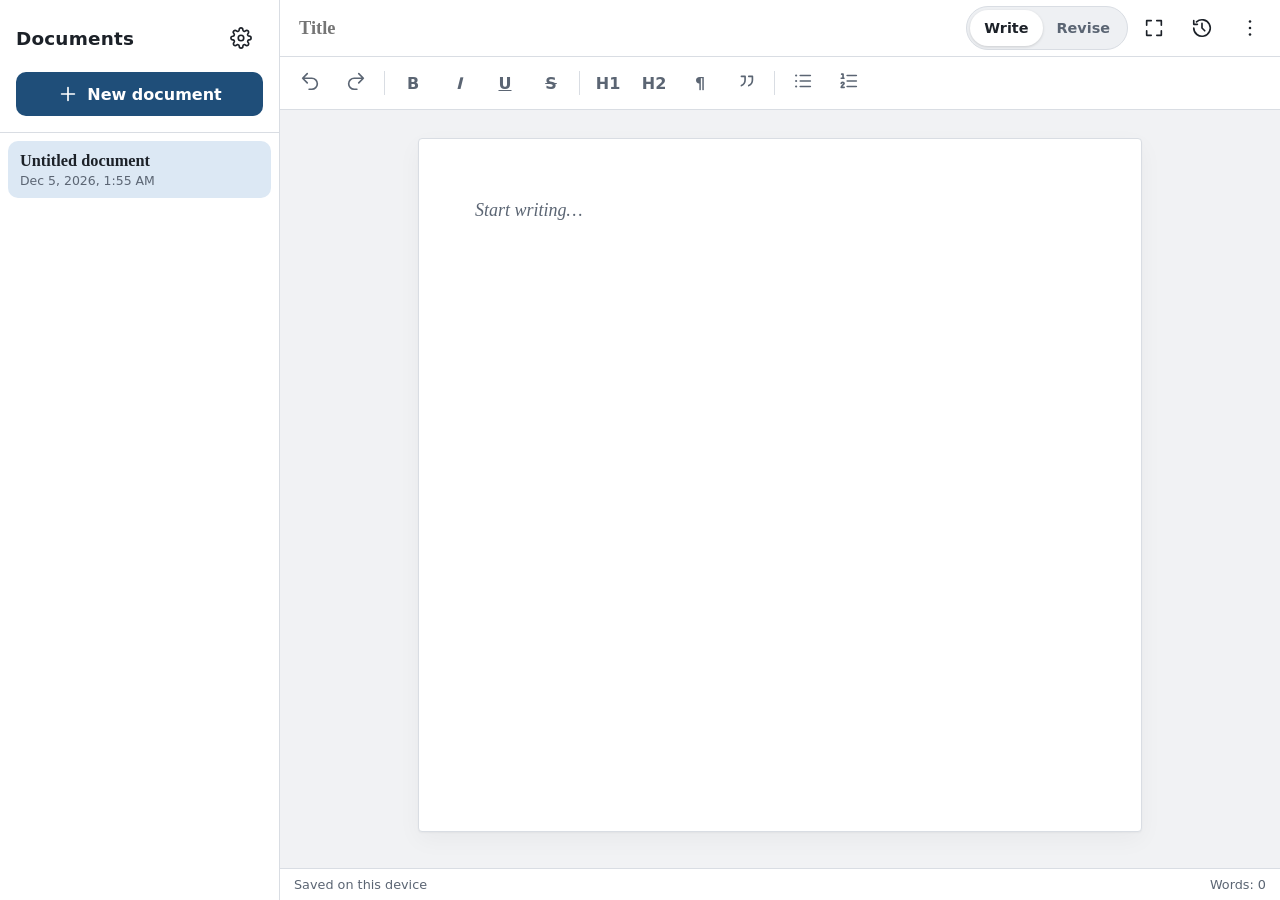
<file: docs/write/index.html>
<!doctype html>
<html lang="en" data-mode="write">
<head>
<meta charset="utf-8">
<meta name="viewport" content="width=device-width, initial-scale=1, viewport-fit=cover, interactive-widget=resizes-content">
<meta name="theme-color" content="#1f4e79" media="(prefers-color-scheme: light)">
<meta name="theme-color" content="#14181d" media="(prefers-color-scheme: dark)">
<meta name="description" content="Write a draft, then revise it. Inkstand works offline on phones, tablets and computers, in English and nine Indian languages.">
<title>Inkstand</title>
<link rel="manifest" href="manifest.webmanifest">
<link rel="icon" href="icons/icon.svg" type="image/svg+xml">
<link rel="apple-touch-icon" href="icons/icon-192.png">
<link rel="stylesheet" href="app.031a2cba52.css">
<script type="module" src="app.189a9338cd.js"></script>
</head>
<body>
<svg class="sprite" aria-hidden="true" focusable="false">
<symbol id="i-menu" viewBox="0 0 24 24"><path d="M4 6h16M4 12h16M4 18h16"/></symbol>
<symbol id="i-back" viewBox="0 0 24 24"><path d="M15 5l-7 7 7 7"/></symbol>
<symbol id="i-plus" viewBox="0 0 24 24"><path d="M12 5v14M5 12h14"/></symbol>
<symbol id="i-history" viewBox="0 0 24 24"><path d="M3 12a9 9 0 1 0 3-6.7M3 4v4h4M12 7v5l3 3"/></symbol>
<symbol id="i-more" viewBox="0 0 24 24"><circle cx="12" cy="5" r="1.4"/><circle cx="12" cy="12" r="1.4"/><circle cx="12" cy="19" r="1.4"/></symbol>
<symbol id="i-undo" viewBox="0 0 24 24"><path d="M9 14L4 9l5-5M4 9h10a6 6 0 0 1 0 12h-3"/></symbol>
<symbol id="i-redo" viewBox="0 0 24 24"><path d="M15 14l5-5-5-5M20 9H10a6 6 0 0 0 0 12h3"/></symbol>
<symbol id="i-ul" viewBox="0 0 24 24"><path d="M9 6h11M9 12h11M9 18h11"/><circle cx="4.5" cy="6" r="1.2"/><circle cx="4.5" cy="12" r="1.2"/><circle cx="4.5" cy="18" r="1.2"/></symbol>
<symbol id="i-ol" viewBox="0 0 24 24"><path d="M10 6h10M10 12h10M10 18h10M4 4.5h1.5V9M3.5 9h3M3.5 14.5c.4-.6 1-1 1.7-1 .8 0 1.4.5 1.4 1.2 0 1.2-3.1 2.1-3.1 4.3h3.2"/></symbol>
<symbol id="i-quote" viewBox="0 0 24 24"><path d="M7 7h4v4c0 3-1.5 5-4 6M15 7h4v4c0 3-1.5 5-4 6"/></symbol>
<symbol id="i-settings" viewBox="0 0 24 24"><path d="M15 12a3 3 0 1 1-6 0 3 3 0 0 1 6 0z"/><path d="M19.4 15a1.65 1.65 0 0 0 .33 1.82l.06.06a2 2 0 1 1-2.83 2.83l-.06-.06a1.65 1.65 0 0 0-1.82-.33 1.65 1.65 0 0 0-1 1.51V21a2 2 0 1 1-4 0v-.09A1.65 1.65 0 0 0 9 19.4a1.65 1.65 0 0 0-1.82.33l-.06.06a2 2 0 1 1-2.83-2.83l.06-.06a1.65 1.65 0 0 0 .33-1.82 1.65 1.65 0 0 0-1.51-1H3a2 2 0 1 1 0-4h.09A1.65 1.65 0 0 0 4.6 9a1.65 1.65 0 0 0-.33-1.82l-.06-.06a2 2 0 1 1 2.83-2.83l.06.06a1.65 1.65 0 0 0 1.82.33H9a1.65 1.65 0 0 0 1-1.51V3a2 2 0 1 1 4 0v.09a1.65 1.65 0 0 0 1 1.51 1.65 1.65 0 0 0 1.82-.33l.06-.06a2 2 0 1 1 2.83 2.83l-.06.06a1.65 1.65 0 0 0-.33 1.82V9a1.65 1.65 0 0 0 1.51 1H21a2 2 0 1 1 0 4h-.09a1.65 1.65 0 0 0-1.51 1z"/></symbol>
<symbol id="i-close" viewBox="0 0 24 24"><path d="M6 6l12 12M18 6L6 18"/></symbol>
<symbol id="i-trash" viewBox="0 0 24 24"><path d="M4 7h16M10 11v6M14 11v6M6 7l1 13h10l1-13M9 7V4h6v3"/></symbol>
<symbol id="i-download" viewBox="0 0 24 24"><path d="M12 4v11M7 10l5 5 5-5M5 20h14"/></symbol>
<symbol id="i-open" viewBox="0 0 24 24"><path d="M3 7h6l2 2h10v10H3z"/></symbol>
<symbol id="i-focus" viewBox="0 0 24 24"><path d="M4 9V4h5M20 9V4h-5M4 15v5h5M20 15v5h-5"/></symbol>
<symbol id="i-guide" viewBox="0 0 24 24"><path d="M4 5a2 2 0 0 1 2-2h13v16H6a2 2 0 0 0-2 2zM4 21V5M8 7h7M8 11h7"/></symbol>
<symbol id="i-practice" viewBox="0 0 24 24"><path d="M14 4l6 6-10 10H4v-6zM12 6l6 6"/></symbol>
<symbol id="i-notes" viewBox="0 0 24 24"><path d="M5 4h14v12l-4 4H5zM15 20v-4h4M8 8h8M8 12h5"/></symbol>
</svg>
<div class="app" id="app" data-view="editor">
<aside class="sidebar" id="sidebar" aria-labelledby="docs-heading">
<header class="sidebar-head">
<h1 id="docs-heading" data-i18n="documents">Documents</h1>
<button class="icon-btn" id="settingsBtn" data-i18n-label="settings"><svg><use href="#i-settings"/></svg></button>
<button class="primary-btn" id="newDocBtn"><svg><use href="#i-plus"/></svg><span data-i18n="newDocument">New document</span></button>
</header>
<ul class="doc-list" id="docList" role="list"></ul>
</aside>
<main class="main">
<header class="topbar">
<button class="icon-btn only-narrow" id="showListBtn" data-i18n-label="documents"><svg><use href="#i-back"/></svg></button>
<input class="title-input" id="titleInput" type="text" autocomplete="off" data-i18n-placeholder="titlePlaceholder" data-i18n-label="titlePlaceholder" maxlength="200">
<div class="mode-switch" role="radiogroup" data-i18n-label="mode">
<button type="button" role="radio" id="writeModeBtn" data-mode="write" aria-checked="true" data-i18n="write">Write</button>
<button type="button" role="radio" id="reviseModeBtn" data-mode="revise" aria-checked="false" data-i18n="revise">Revise</button>
</div>
<button class="icon-btn only-wide" id="focusBtn" data-i18n-label="focus" aria-pressed="false"><svg><use href="#i-focus"/></svg></button>
<button class="icon-btn" id="historyBtn" data-i18n-label="history"><svg><use href="#i-history"/></svg></button>
<button class="icon-btn" id="moreBtn" data-i18n-label="more" aria-haspopup="dialog"><svg><use href="#i-more"/></svg></button>
</header>
<div class="toolbar" role="toolbar" id="toolbar" data-i18n-label="menu">
<button data-cmd="undo" data-i18n-label="undo"><svg><use href="#i-undo"/></svg></button>
<button data-cmd="redo" data-i18n-label="redo"><svg><use href="#i-redo"/></svg></button>
<span class="sep" aria-hidden="true"></span>
<button data-cmd="bold" data-i18n-label="bold" aria-pressed="false"><b>B</b></button>
<button data-cmd="italic" data-i18n-label="italic" aria-pressed="false"><i>I</i></button>
<button data-cmd="underline" data-i18n-label="underline" aria-pressed="false"><u>U</u></button>
<button data-cmd="strikeThrough" data-i18n-label="strike" aria-pressed="false"><s>S</s></button>
<span class="sep" aria-hidden="true"></span>
<button data-block="h1" data-i18n-label="heading1" aria-pressed="false">H1</button>
<button data-block="h2" data-i18n-label="heading2" aria-pressed="false">H2</button>
<button data-block="p" data-i18n-label="paragraph" aria-pressed="false">¶</button>
<button data-block="blockquote" data-i18n-label="quote" aria-pressed="false"><svg><use href="#i-quote"/></svg></button>
<span class="sep" aria-hidden="true"></span>
<button data-cmd="insertUnorderedList" data-i18n-label="bulletList" aria-pressed="false"><svg><use href="#i-ul"/></svg></button>
<button data-cmd="insertOrderedList" data-i18n-label="numberedList" aria-pressed="false"><svg><use href="#i-ol"/></svg></button>
</div>
<div class="page-scroll" id="pageScroll">
<article class="editor" id="editor" contenteditable="true" spellcheck="true" role="textbox" aria-multiline="true" data-i18n-placeholder="writePlaceholder" data-i18n-label="writePlaceholder"></article>
</div>
<button class="notes-fab" id="notesFab" type="button" hidden><svg><use href="#i-notes"/></svg><span id="notesFabText"></span></button>
<footer class="statusbar">
<span id="saveStatus" role="status" aria-live="polite"></span>
<span id="wordCount" class="count"></span>
</footer>
</main>
<aside class="revise" id="revisePanel" aria-labelledby="revise-heading">
<header class="revise-head">
<h2 id="revise-heading" data-i18n="revise">Revise</h2>
<button class="secondary-btn only-narrow" id="closeReviseBtn" type="button" data-i18n="backToWriting">Back to writing</button>
</header>
<div class="revise-body">
<section class="r-card">
<label for="argumentInput" class="r-title" data-i18n="argument">Central argument</label>
<p class="r-hint" data-i18n="argumentHint"></p>
<textarea id="argumentInput" rows="3" maxlength="600"></textarea>
<p class="r-meta" id="argumentCount" aria-live="polite"></p>
</section>
<section class="r-card">
<h3 class="r-title" data-i18n="rhythm">Rhythm</h3>
<p class="r-hint" data-i18n="rhythmHint"></p>
<div class="rhythm-strip" id="rhythmStrip" role="img"></div>
<ul class="legend" id="rhythmLegend" role="list"></ul>
<label class="check"><input type="checkbox" id="rhythmToggle" checked> <span data-i18n="showRhythm"></span></label>
<p class="r-meta" id="reviseStats"></p>
</section>
<section class="r-card">
<h3 class="r-title" data-i18n="notes">Notes</h3>
<p class="r-hint" id="englishNote" data-i18n="englishOnly" hidden></p>
<div id="findingList"></div>
</section>
<section class="r-card">
<h3 class="r-title" data-i18n="openingEnding">Opening and ending</h3>
<p class="r-hint" data-i18n="openingQ"></p>
<blockquote class="r-excerpt" id="openingText"></blockquote>
<p class="r-hint" data-i18n="endingQ"></p>
<blockquote class="r-excerpt" id="endingText"></blockquote>
</section>
<div class="r-actions">
<button class="secondary-btn" id="guideBtn" type="button"><svg><use href="#i-guide"/></svg><span data-i18n="guide">Craft guide</span></button>
<button class="secondary-btn" id="practiceBtn" type="button"><svg><use href="#i-practice"/></svg><span data-i18n="practice">Practice sheet</span></button>
</div>
</div>
</aside>
</div>
<dialog class="sheet" id="moreDialog">
<form method="dialog" class="sheet-body">
<h2 data-i18n="export">Export</h2>
<button value="docx" class="row-btn"><svg><use href="#i-download"/></svg><span data-i18n="exportDocx"></span></button>
<button value="html" class="row-btn"><svg><use href="#i-download"/></svg><span data-i18n="exportHtml"></span></button>
<button value="txt" class="row-btn"><svg><use href="#i-download"/></svg><span data-i18n="exportTxt"></span></button>
<hr>
<button value="import" class="row-btn"><svg><use href="#i-open"/></svg><span data-i18n="import"></span></button>
<button value="settings" class="row-btn"><svg><use href="#i-settings"/></svg><span data-i18n="settings"></span></button>
<button value="delete" class="row-btn danger"><svg><use href="#i-trash"/></svg><span data-i18n="delete"></span></button>
<button value="cancel" class="row-btn subtle"><svg><use href="#i-close"/></svg><span data-i18n="close"></span></button>
</form>
</dialog>
<dialog class="sheet" id="historyDialog">
<div class="sheet-body">
<div class="sheet-head">
<h2 data-i18n="history">Version history</h2>
<button class="icon-btn" data-close data-i18n-label="close"><svg><use href="#i-close"/></svg></button>
</div>
<ul class="history-list" id="historyList" role="list"></ul>
</div>
</dialog>
<dialog class="sheet" id="settingsDialog">
<div class="sheet-body">
<div class="sheet-head">
<h2 data-i18n="settings">Settings</h2>
<button class="icon-btn" data-close data-i18n-label="close"><svg><use href="#i-close"/></svg></button>
</div>
<label class="field">
<span data-i18n="language">Language</span>
<select id="languageSelect"></select>
</label>
<label class="field">
<span data-i18n="theme">Theme</span>
<select id="themeSelect">
<option value="system" data-i18n="themeSystem">Match device</option>
<option value="light" data-i18n="themeLight">Light</option>
<option value="sepia" data-i18n="themeSepia">Paper</option>
<option value="dark" data-i18n="themeDark">Dark</option>
</select>
</label>
<label class="field">
<span data-i18n="pageFont">Page font</span>
<select id="fontSelect">
<option value="serif" data-i18n="fontSerif">Serif</option>
<option value="sans" data-i18n="fontSans">Sans serif</option>
</select>
</label>
<div class="field">
<span data-i18n="textSize">Text size</span>
<div class="stepper">
<button class="icon-btn" id="smallerBtn" data-i18n-label="smaller">A−</button>
<output id="textSizeValue"></output>
<button class="icon-btn" id="largerBtn" data-i18n-label="larger">A+</button>
</div>
</div>
</div>
</dialog>
<dialog class="sheet guide-sheet" id="guideDialog">
<div class="sheet-body">
<div class="sheet-head">
<h2 data-i18n="guide">Craft guide</h2>
<button class="icon-btn" data-close data-i18n-label="close"><svg><use href="#i-close"/></svg></button>
</div>
<p class="r-hint" data-i18n="guideEnglish"></p>
<div class="guide-body" id="guideBody" lang="en"></div>
</div>
</dialog>
<dialog class="sheet" id="confirmDialog">
<form method="dialog" class="sheet-body">
<p id="confirmText"></p>
<div class="actions">
<button value="cancel" class="secondary-btn" data-i18n="cancel">Cancel</button>
<button value="ok" class="danger-btn" id="confirmOk" data-i18n="delete">Delete</button>
</div>
</form>
</dialog>
<input type="file" id="fileInput" accept=".docx,.html,.htm,.txt,application/vnd.openxmlformats-officedocument.wordprocessingml.document,text/html,text/plain" hidden>
<div class="toast" id="toast" role="status" aria-live="polite" hidden></div>
</body>
</html>
</file>
<file: docs/site.css>
/* The public pages around the app: the landing page and the Help guide. */
:root {
  --bg: #f6f1e6;
  --surface: #fffdf8;
  --text: #1f1d2b;
  --muted: #5c5a68;
  --border: #2b2540;
  --soft-border: #e3dccb;
  --accent: #1f4e79;
  --accent-text: #ffffff;
  --accent-soft: #dce8f4;
  --plate: #f8eed6;
  --shadow: #2b2540;
  --ui-font: system-ui, -apple-system, "Segoe UI", Roboto, "Noto Sans", "Noto Sans Devanagari", "Noto Sans Bengali",
    "Noto Sans Tamil", "Noto Sans Telugu", "Noto Sans Gujarati", "Noto Sans Kannada", "Noto Sans Malayalam",
    "Noto Sans Gurmukhi", "Nirmala UI", sans-serif;
  --serif: "Iowan Old Style", "Palatino Linotype", Palatino, "Book Antiqua", Georgia, "Noto Serif", serif;
  color-scheme: light;
}
@media (prefers-color-scheme: dark) {
  :root {
    --bg: #15131c;
    --surface: #1e1b27;
    --text: #ece8f2;
    --muted: #aaa5b8;
    --border: #d9d2c0;
    --soft-border: #353041;
    --accent: #8dbbe8;
    --accent-text: #0b1520;
    --accent-soft: #223348;
    --plate: #e9ddc0;
    --shadow: #000000;
    color-scheme: dark;
  }
}

* { box-sizing: border-box; }
html { scroll-behavior: smooth; }
body {
  margin: 0;
  background: var(--bg);
  color: var(--text);
  font: 18px/1.65 var(--ui-font);
  padding-block: env(safe-area-inset-top, 0px) env(safe-area-inset-bottom, 0px);
}
.wrap { max-width: 68rem; margin: 0 auto; padding-inline: max(1.1rem, env(safe-area-inset-left, 0px)); }
a { color: var(--accent); }
h1, h2, h3 { font-family: var(--serif); font-weight: 700; line-height: 1.2; text-wrap: balance; }
h1 { font-size: clamp(2.2rem, 6vw, 3.4rem); margin: 0 0 1rem; }
h2 { font-size: clamp(1.6rem, 4vw, 2.2rem); margin: 0 0 0.75rem; }
h3 { font-size: 1.25rem; margin: 0 0 0.4rem; }
p { margin: 0 0 1rem; }
.lede { font-size: 1.15rem; color: var(--muted); max-width: 40rem; }
.center { text-align: center; }
.center .lede { margin-inline: auto; }

/* Header */
header.top { display: flex; align-items: center; justify-content: space-between; gap: 1rem; padding-block: 0.9rem; }
.brand { display: flex; align-items: center; gap: 0.55rem; font-family: var(--serif); font-size: 1.35rem; font-weight: 700; color: var(--text); text-decoration: none; }
.brand img { width: 2.1rem; height: 2.1rem; }
nav { display: flex; align-items: center; gap: 1.1rem; }
nav a { color: var(--muted); text-decoration: none; }
nav a:hover { color: var(--text); }
@media (max-width: 44rem) { nav .opt { display: none; } }

/* Buttons: a chunky, inked look to match the drawings */
.btn {
  display: inline-flex; align-items: center; justify-content: center; min-height: 52px; padding: 0 1.6rem;
  background: var(--accent); color: var(--accent-text); border: 3px solid var(--border); border-radius: 999px;
  box-shadow: 3px 3px 0 var(--shadow); font-weight: 700; font-size: 1.08rem; text-decoration: none;
  transition: transform 0.1s, box-shadow 0.1s;
}
.btn:hover { transform: translate(-1px, -1px); box-shadow: 4px 4px 0 var(--shadow); }
.btn:active { transform: translate(2px, 2px); box-shadow: 1px 1px 0 var(--shadow); }
.btn.small { min-height: 42px; padding: 0 1.1rem; font-size: 0.95rem; }
.btn.ghost { background: var(--surface); color: var(--text); }
.actions { display: flex; flex-wrap: wrap; gap: 0.8rem; align-items: center; }

/* Illustration plates: always cream paper, so the ink drawings read the same in both themes */
.plate { background: var(--plate); border: 3px solid var(--border); border-radius: 1.1rem; box-shadow: 4px 4px 0 var(--shadow); }
.plate svg { display: block; width: 100%; height: auto; }
.art { display: block; width: 100%; height: auto; }

/* Sections */
section { padding-block: 3.5rem; }
section + section { border-top: 2px dashed var(--soft-border); }
.hero { display: grid; grid-template-columns: 1fr 1.1fr; gap: 2.5rem; align-items: center; padding-block: 2rem 3.5rem; }
.hero .plate { padding: 0.5rem; }
.hero .plate.figure { max-width: 20rem; justify-self: center; width: 100%; }
.badges { display: flex; flex-wrap: wrap; gap: 0.5rem; margin-top: 1.2rem; padding: 0; list-style: none; }
.badges li { background: var(--surface); border: 2px solid var(--soft-border); border-radius: 999px; padding: 0.15rem 0.8rem; font-size: 0.9rem; color: var(--muted); }
@media (max-width: 52rem) { .hero { grid-template-columns: 1fr; gap: 1.8rem; padding-block: 1rem 2.5rem; } }

.grid { display: grid; gap: 1.4rem; }
.grid.three { grid-template-columns: repeat(auto-fit, minmax(16rem, 1fr)); }
.grid.four { grid-template-columns: repeat(auto-fit, minmax(13.5rem, 1fr)); }
.card { background: var(--surface); border: 3px solid var(--border); border-radius: 1.1rem; box-shadow: 4px 4px 0 var(--shadow); padding: 1rem; display: flex; flex-direction: column; }
.card .plate { box-shadow: none; border-width: 2px; margin-bottom: 0.9rem; }
.card p { color: var(--muted); }
.card p:last-child { margin-bottom: 0; }
.step-no { display: inline-grid; place-items: center; width: 2rem; height: 2rem; border-radius: 50%; border: 2px solid var(--border); background: #f2b33d; color: #2b2540; font-weight: 800; margin-right: 0.4rem; font-size: 0.95rem; }

/* The cast of writers */
.cast { display: grid; grid-template-columns: repeat(4, 1fr); gap: 1.2rem; margin-top: 1.8rem; }
@media (max-width: 40rem) { .cast { grid-template-columns: repeat(2, 1fr); } }
.cast figure { margin: 0; text-align: center; }
.cast .plate { padding: 0.3rem; box-shadow: 3px 3px 0 var(--shadow); }
.cast figcaption { font-size: 0.9rem; color: var(--muted); margin-top: 0.5rem; line-height: 1.4; }
.cast figcaption b { display: block; color: var(--text); font-size: 0.98rem; }
.cast .you .plate { background: #e8e0f6; }

/* Side-by-side explainer rows */
.explain { display: grid; grid-template-columns: 1fr 1fr; gap: 2.5rem; align-items: center; margin-top: 2.5rem; }
.explain:nth-of-type(even) .plate { order: 2; }
.explain .plate { padding: 0.6rem; }
@media (max-width: 52rem) { .explain { grid-template-columns: 1fr; gap: 1.2rem; } .explain:nth-of-type(even) .plate { order: 0; } }

.colours { display: flex; flex-wrap: wrap; gap: 0.4rem 0.9rem; padding: 0; margin: 0 0 1rem; list-style: none; font-size: 0.95rem; }
.colours li { display: flex; align-items: center; gap: 0.35rem; }
.colours i { width: 1rem; height: 1rem; border-radius: 0.25rem; border: 2px solid var(--border); }

.shot { border: 3px solid var(--border); border-radius: 1rem; box-shadow: 4px 4px 0 var(--shadow); max-width: 100%; height: auto; display: block; }

dl.faq { margin: 0; max-width: 46rem; }
dl.faq dt { font-weight: 700; margin-top: 1.4rem; font-size: 1.08rem; }
dl.faq dd { margin: 0.25rem 0 0; color: var(--muted); }

kbd { font: 0.85em var(--ui-font); padding: 0.05em 0.45em; border: 2px solid var(--soft-border); border-bottom-width: 3px; border-radius: 0.35rem; background: var(--surface); white-space: nowrap; }
.callout { background: var(--accent-soft); border: 2px solid var(--border); border-radius: 0.9rem; padding: 1rem 1.2rem; }
.callout p:last-child { margin-bottom: 0; }

/* App buttons drawn with the app's own icons */
.ico { display: inline-grid; place-items: center; width: 2.2rem; height: 2.2rem; border: 2px solid var(--border); border-radius: 0.6rem; background: var(--surface); vertical-align: middle; flex: none; }
.ico svg { width: 1.3rem; height: 1.3rem; fill: none; stroke: currentColor; stroke-width: 1.9; stroke-linecap: round; stroke-linejoin: round; }
.ico svg circle { fill: currentColor; stroke: none; }
.ico.txt { font-weight: 800; font-size: 0.95rem; width: auto; min-width: 2.2rem; padding-inline: 0.4rem; }
.inline-ico { display: inline-grid; place-items: center; width: 1.6rem; height: 1.6rem; border: 2px solid var(--border); border-radius: 0.45rem; background: var(--surface); vertical-align: -0.35em; }
.inline-ico svg { width: 1rem; height: 1rem; fill: none; stroke: currentColor; stroke-width: 2; stroke-linecap: round; stroke-linejoin: round; }
.inline-ico svg circle { fill: currentColor; stroke: none; }
.pill { display: inline-block; border: 2px solid var(--border); border-radius: 999px; padding: 0 0.6rem; background: var(--surface); font-weight: 700; font-size: 0.92em; white-space: nowrap; }

.buttons { display: grid; grid-template-columns: repeat(auto-fit, minmax(19rem, 1fr)); gap: 0.8rem 1.6rem; margin: 0; padding: 0; list-style: none; }
.buttons li { display: flex; gap: 0.8rem; align-items: flex-start; }
.buttons b { display: block; }
.buttons span { color: var(--muted); font-size: 0.97rem; }

/* Cartoon mock-ups of the app's screens */
.mock { background: #fffdf8; color: #1f1d2b; border: 3px solid #2b2540; border-radius: 1rem; padding: 0.9rem; font-size: 0.95rem; }
.mock .bar { display: flex; align-items: center; gap: 0.4rem; flex-wrap: wrap; }
.mock .seg { display: inline-flex; border: 2px solid #2b2540; border-radius: 999px; overflow: hidden; }
.mock .seg span { padding: 0.15rem 0.8rem; font-weight: 700; }
.mock .seg .on { background: #1f4e79; color: #fff; }
.mock .tap { position: relative; }
.mock .tap::after { content: ""; position: absolute; inset: -6px; border: 2px dashed #e2574c; border-radius: 999px; }
.mock .ico { background: #fffdf8; border-color: #2b2540; color: #1f1d2b; }
.mock .title { font-family: var(--serif); font-size: 1.3rem; font-weight: 700; color: #8a8797; margin: 0.6rem 0 0.2rem; }
.mock .ph { color: #8a8797; }
.mock .ph::before { content: "|"; color: #1f4e79; font-weight: 700; margin-right: 0.15rem; animation: blink 1s steps(1) infinite; }
.mock .foot { display: flex; justify-content: space-between; color: #5c5a68; font-size: 0.82rem; border-top: 2px dashed #e3dccb; margin-top: 0.8rem; padding-top: 0.4rem; }
.mock ul { list-style: none; padding: 0; margin: 0.4rem 0 0; }
.mock li { display: flex; align-items: center; gap: 0.6rem; padding: 0.3rem 0; }
.mock li .ico { width: 1.8rem; height: 1.8rem; border-radius: 0.5rem; }
.mock .hl { background: #fff1c2; border-radius: 0.5rem; outline: 2px dashed #e2574c; outline-offset: 2px; }
.mock .fab { display: inline-flex; align-items: center; gap: 0.4rem; background: #1f4e79; color: #fff; border: 2px solid #2b2540; border-radius: 999px; padding: 0.2rem 0.9rem; font-weight: 700; }
.mock .fab svg { width: 1.1rem; height: 1.1rem; fill: none; stroke: #fff; stroke-width: 2; stroke-linecap: round; stroke-linejoin: round; }
@keyframes blink { 50% { opacity: 0; } }
@media (prefers-reduced-motion: reduce) { .mock .ph::before { animation: none; } html { scroll-behavior: auto; } }

ol.steps { list-style: none; padding: 0; margin: 2rem 0 0; display: grid; gap: 2.2rem; }
ol.steps > li { display: grid; grid-template-columns: 1fr 1fr; gap: 2rem; align-items: center; }
@media (max-width: 52rem) { ol.steps > li { grid-template-columns: 1fr; gap: 1rem; } }
ol.steps h3 { display: flex; align-items: center; }

dl.words { display: grid; grid-template-columns: repeat(auto-fit, minmax(17rem, 1fr)); gap: 1rem; margin: 0; }
dl.words div { background: var(--surface); border: 2px solid var(--soft-border); border-radius: 0.9rem; padding: 0.9rem 1.1rem; }
dl.words dt { font-weight: 800; }
dl.words dd { margin: 0.2rem 0 0; color: var(--muted); }

footer { padding-block: 2rem 3rem; color: var(--muted); font-size: 0.95rem; border-top: 2px dashed var(--soft-border); }
footer .wrap { display: flex; flex-wrap: wrap; gap: 0.5rem 1.5rem; justify-content: space-between; }
footer p { margin: 0; }
</file>
<file: docs/write/app.031a2cba52.css>
:root{--bg: #f1f2f4;--surface: #ffffff;--surface-2: #eef0f3;--paper: #ffffff;--text: #1c2128;--ink: #1f1d1a;--muted: #5b6573;--border: #d9dde3;--accent: #1f4e79;--accent-text: #ffffff;--accent-soft: #dce8f4;--danger: #b42318;--focus: #2f80ed;--note: #c2410c;--active: rgb(255 214 10 / .55);--band-tiny: rgb(244 114 182 / .28);--band-short: rgb(251 191 36 / .32);--band-medium: rgb(52 211 153 / .28);--band-long: rgb(56 189 248 / .28);--band-veryLong: rgb(167 139 250 / .34);--band-tiny-solid: #ec4899;--band-short-solid: #f59e0b;--band-medium-solid: #10b981;--band-long-solid: #0ea5e9;--band-veryLong-solid: #8b5cf6;--text-size: 18px;--tap: 44px;--ui-font: system-ui, -apple-system, "Segoe UI", Roboto, "Noto Sans", "Noto Sans Devanagari", "Noto Sans Bengali", "Noto Sans Tamil", "Noto Sans Telugu", "Noto Sans Gujarati", "Noto Sans Kannada", "Noto Sans Malayalam", "Noto Sans Gurmukhi", "Nirmala UI", sans-serif;--serif: "Iowan Old Style", "Palatino Linotype", Palatino, "Book Antiqua", Georgia, "Noto Serif", "Noto Serif Devanagari", "Noto Serif Bengali", "Noto Serif Tamil", "Noto Serif Telugu", "Noto Serif Gujarati", "Noto Serif Kannada", "Noto Serif Malayalam", "Noto Serif Gurmukhi", "Nirmala UI", serif;--page-font: var(--serif);color-scheme:light}@media(prefers-color-scheme:dark){:root:not([data-theme]){--bg: #0f1216;--surface: #171b21;--surface-2: #222830;--paper: #1a1f26;--text: #e6e9ee;--ink: #e9e6df;--muted: #9aa4b2;--border: #2c333d;--accent: #7fb3e3;--accent-text: #0b1520;--accent-soft: #1d2f42;--danger: #f97066;--note: #fb923c;--active: rgb(250 204 21 / .35);color-scheme:dark}}:root[data-theme=dark]{--bg: #0f1216;--surface: #171b21;--surface-2: #222830;--paper: #1a1f26;--text: #e6e9ee;--ink: #e9e6df;--muted: #9aa4b2;--border: #2c333d;--accent: #7fb3e3;--accent-text: #0b1520;--accent-soft: #1d2f42;--danger: #f97066;--note: #fb923c;--active: rgb(250 204 21 / .35);color-scheme:dark}:root[data-theme=sepia]{--bg: #ece3d0;--surface: #f6efdf;--surface-2: #ebe1cb;--paper: #fbf6ea;--text: #3b3226;--ink: #33291d;--muted: #7a6a55;--border: #ddd0b6;--accent: #8a4b1f;--accent-text: #fffaf0;--accent-soft: #f0dcc2;--note: #b4361b;color-scheme:light}:root[data-font=sans]{--page-font: var(--ui-font)}*{box-sizing:border-box}html,body{margin:0;height:100%;background:var(--bg);color:var(--text);font-family:var(--ui-font);-webkit-text-size-adjust:100%}body{overflow:hidden}.sprite{display:none}svg{width:22px;height:22px;fill:none;stroke:currentColor;stroke-width:1.8;stroke-linecap:round;stroke-linejoin:round;flex:none}svg circle{fill:currentColor;stroke:none}button,input,select,textarea{font:inherit;color:inherit}button{cursor:pointer;-webkit-tap-highlight-color:transparent}:focus-visible{outline:2px solid var(--focus);outline-offset:2px}.app{display:grid;grid-template-columns:280px minmax(0,1fr);height:100dvh;padding:env(safe-area-inset-top) env(safe-area-inset-right) 0 env(safe-area-inset-left)}.sidebar{display:flex;flex-direction:column;min-height:0;background:var(--surface);border-right:1px solid var(--border)}.main{display:flex;flex-direction:column;min-width:0;min-height:0;position:relative}.revise{display:none}@media(min-width:760px){:root[data-mode=revise] .app{grid-template-columns:280px minmax(0,1fr) 360px}:root[data-mode=revise] .revise{display:flex}}@media(min-width:760px)and (max-width:1279px){:root[data-mode=revise] .app{grid-template-columns:minmax(0,1fr) 340px}:root[data-mode=revise] .sidebar{display:none}}:root[data-focus] .app{grid-template-columns:minmax(0,1fr)}:root[data-focus] .sidebar,:root[data-focus] .toolbar{display:none}:root[data-focus] .topbar{border-bottom-color:transparent;background:transparent}:root[data-focus] .topbar .icon-btn:not(#focusBtn),:root[data-focus] .mode-switch{opacity:0;transition:opacity .3s}:root[data-focus] .topbar:hover .icon-btn,:root[data-focus] .topbar:hover .mode-switch,:root[data-focus] .topbar:focus-within .mode-switch{opacity:1}:root[data-focus] .page-scroll{background:var(--paper)}:root[data-focus] .editor{border-color:transparent;box-shadow:none}.icon-btn.only-narrow,.secondary-btn.only-narrow{display:none}@media(max-width:759px){.app{grid-template-columns:minmax(0,1fr)}.app[data-view=editor] .sidebar,.app[data-view=revise] .sidebar,.app[data-view=list] .main,.app[data-view=revise] .main{display:none}.app[data-view=revise] .revise{display:flex}.sidebar{border-right:0}.icon-btn.only-narrow,.secondary-btn.only-narrow{display:inline-flex}.only-wide{display:none!important}}.sidebar-head{display:grid;grid-template-columns:1fr auto;gap:12px;align-items:center;padding:16px;border-bottom:1px solid var(--border)}.sidebar-head h1{margin:0;font-size:1.15rem;letter-spacing:.01em}.sidebar-head .primary-btn{grid-column:1 / -1}.doc-list{list-style:none;margin:0;padding:8px;overflow-y:auto;flex:1}.doc-list button{display:block;width:100%;min-height:56px;padding:10px 12px;border:0;border-radius:10px;background:transparent;text-align:start}.doc-list button:hover{background:var(--surface-2)}.doc-list button[aria-current=true]{background:var(--accent-soft)}.doc-list .doc-title{display:block;font-family:var(--page-font);font-weight:600;font-size:1.02rem;overflow:hidden;text-overflow:ellipsis;white-space:nowrap}.doc-list .doc-meta{display:block;font-size:.78rem;color:var(--muted);margin-top:2px}.icon-btn{display:inline-flex;align-items:center;justify-content:center;min-width:var(--tap);min-height:var(--tap);padding:0 8px;border:0;border-radius:10px;background:transparent}.icon-btn:hover{background:var(--surface-2)}.icon-btn[aria-pressed=true]{background:var(--accent-soft);color:var(--accent)}.primary-btn,.secondary-btn,.danger-btn{display:inline-flex;align-items:center;justify-content:center;gap:8px;min-height:var(--tap);padding:0 16px;border-radius:10px;border:1px solid transparent;font-weight:600}.primary-btn{background:var(--accent);color:var(--accent-text)}.secondary-btn{background:var(--surface-2);border-color:var(--border)}.danger-btn{background:var(--danger);color:#fff}.topbar{display:flex;align-items:center;gap:4px;padding:6px 8px;background:var(--surface);border-bottom:1px solid var(--border)}.title-input{flex:1;min-width:0;min-height:var(--tap);padding:0 10px;border:1px solid transparent;border-radius:8px;background:transparent;font-family:var(--page-font);font-size:1.15rem;font-weight:600}.title-input:hover,.title-input:focus{border-color:var(--border);background:var(--surface-2);outline:none}.mode-switch{display:inline-flex;padding:3px;border-radius:999px;background:var(--surface-2);border:1px solid var(--border);flex:none}.mode-switch button{min-height:36px;min-width:64px;padding:0 14px;border:0;border-radius:999px;background:transparent;font-size:.9rem;font-weight:600;color:var(--muted)}.mode-switch button[aria-checked=true]{background:var(--surface);color:var(--text);box-shadow:0 1px 3px #00000026}@media(max-width:759px){.mode-switch button{min-width:0;padding:0 10px}}.toolbar{display:flex;align-items:center;gap:2px;padding:4px 8px;background:var(--surface);border-bottom:1px solid var(--border);overflow-x:auto;scrollbar-width:none;-webkit-overflow-scrolling:touch}.toolbar::-webkit-scrollbar{display:none}.toolbar button{flex:0 0 auto;min-width:var(--tap);min-height:var(--tap);border:0;border-radius:8px;background:transparent;font-size:1rem;font-weight:600;color:var(--muted)}.toolbar button:hover{background:var(--surface-2);color:var(--text)}.toolbar button[aria-pressed=true]{background:var(--accent-soft);color:var(--accent)}.toolbar .sep{flex:0 0 1px;height:24px;margin:0 4px;background:var(--border)}.page-scroll{flex:1;overflow-y:auto;overscroll-behavior:contain;padding:28px 20px}.editor{max-width:calc(68ch + 112px);min-height:calc(100% - 8px);margin:0 auto;padding:56px 56px 30vh;background:var(--paper);color:var(--ink);border:1px solid var(--border);border-radius:4px;box-shadow:0 1px 2px #0000000a,0 8px 24px #0000000a;font-family:var(--page-font);font-size:var(--text-size);line-height:1.7;overflow-wrap:anywhere;hyphens:auto;outline:none;caret-color:var(--accent)}@media(max-width:759px){.page-scroll{padding:0}.editor{border:0;border-radius:0;box-shadow:none;padding:24px 18px 45vh;min-height:100%}}.editor.is-empty:before{content:attr(data-placeholder);color:var(--muted);pointer-events:none;position:absolute;font-style:italic}.editor h1{font-size:1.75em;line-height:1.25;margin:.4em 0;font-weight:700}.editor h2{font-size:1.32em;line-height:1.3;margin:1.1em 0 .35em;font-weight:700}.editor h3{font-size:1.12em;margin:1em 0 .3em}.editor p{margin:0 0 .85em}.editor ul,.editor ol{margin:0 0 .85em;padding-inline-start:1.5em}.editor li{margin-bottom:.2em}.editor blockquote{margin:0 0 .85em;padding-inline-start:1em;border-inline-start:3px solid var(--border);color:var(--muted);font-style:italic}::highlight(ow-len-tiny){background-color:var(--band-tiny)}::highlight(ow-len-short){background-color:var(--band-short)}::highlight(ow-len-medium){background-color:var(--band-medium)}::highlight(ow-len-long){background-color:var(--band-long)}::highlight(ow-len-veryLong){background-color:var(--band-veryLong)}::highlight(ow-note){text-decoration:underline wavy var(--note);text-decoration-thickness:1.5px;text-underline-offset:3px}::highlight(ow-active){background-color:var(--active)}::highlight(ow-dim){color:color-mix(in srgb,var(--ink) 32%,transparent)}.statusbar{display:flex;align-items:center;gap:12px;min-height:32px;padding:4px 14px calc(4px + env(safe-area-inset-bottom));background:var(--surface);border-top:1px solid var(--border);font-size:.8rem;color:var(--muted)}.statusbar .count{margin-inline-start:auto;white-space:nowrap}#saveStatus{overflow:hidden;text-overflow:ellipsis;white-space:nowrap}#saveStatus[data-state=error]{color:var(--danger)}:root[data-focus] .statusbar{background:transparent;border-top-color:transparent}.revise{flex-direction:column;min-width:0;min-height:0;background:var(--surface);border-left:1px solid var(--border)}.revise-head{display:flex;align-items:center;justify-content:space-between;gap:8px;padding:14px 16px;border-bottom:1px solid var(--border)}.revise-head h2{margin:0;font-size:1.1rem}.revise-body{flex:1;overflow-y:auto;padding:12px;display:flex;flex-direction:column;gap:12px}@media(max-width:759px){.revise{border-left:0}}.r-card{padding:14px;border:1px solid var(--border);border-radius:12px;background:var(--surface)}.r-title{display:block;margin:0 0 4px;font-size:.95rem;font-weight:700}.r-hint{margin:0 0 8px;font-size:.82rem;color:var(--muted);line-height:1.45}.r-meta{margin:6px 0 0;font-size:.8rem;color:var(--muted)}.r-meta[data-over=true]{color:var(--note);font-weight:600}.r-empty{margin:0;color:var(--muted);font-size:.9rem}.r-excerpt{margin:0 0 10px;padding:8px 10px;border-inline-start:3px solid var(--border);background:var(--surface-2);border-radius:0 8px 8px 0;font-family:var(--page-font);font-size:.92rem;line-height:1.5}.r-actions{display:flex;flex-wrap:wrap;gap:8px;padding-bottom:12px}.r-actions .secondary-btn{flex:1 1 140px}#argumentInput{width:100%;resize:vertical;padding:10px;border:1px solid var(--border);border-radius:8px;background:var(--paper);color:var(--ink);font-family:var(--page-font);font-size:1rem;line-height:1.5}.rhythm-strip{display:flex;align-items:flex-end;gap:2px;height:56px;padding:4px 0;overflow-x:auto;scrollbar-width:thin}.rhythm-strip .bar{flex:1 0 5px;max-width:14px;border-radius:2px 2px 0 0}.bar.band-tiny,.swatch.band-tiny{background:var(--band-tiny-solid)}.bar.band-short,.swatch.band-short{background:var(--band-short-solid)}.bar.band-medium,.swatch.band-medium{background:var(--band-medium-solid)}.bar.band-long,.swatch.band-long{background:var(--band-long-solid)}.bar.band-veryLong,.swatch.band-veryLong{background:var(--band-veryLong-solid)}.legend{list-style:none;margin:8px 0;padding:0;display:flex;flex-wrap:wrap;gap:4px 12px;font-size:.76rem;color:var(--muted)}.legend li{display:inline-flex;align-items:center;gap:5px}.swatch{width:10px;height:10px;border-radius:2px}.check{display:flex;align-items:center;gap:8px;min-height:var(--tap);font-size:.88rem}.check input{width:18px;height:18px;accent-color:var(--accent)}.r-group{border-top:1px solid var(--border)}.r-group:first-of-type{border-top:0}.r-group summary{display:flex;align-items:center;justify-content:space-between;min-height:var(--tap);cursor:pointer;font-weight:600;font-size:.9rem;list-style:none}.r-group summary::-webkit-details-marker{display:none}.r-group summary:after{content:"\25be";color:var(--muted);margin-inline-start:8px}.r-group:not([open]) summary:after{content:"\25b8"}.r-group .count{margin-inline-start:auto;min-width:24px;padding:1px 8px;border-radius:999px;background:var(--surface-2);color:var(--muted);font-size:.78rem;text-align:center}.r-group ul{list-style:none;margin:0 0 8px;padding:0;display:flex;flex-direction:column;gap:6px}.r-group li{display:flex;align-items:stretch;gap:4px}.finding{flex:1;min-width:0;display:flex;flex-direction:column;gap:3px;padding:8px 10px;border:1px solid var(--border);border-radius:8px;background:var(--paper);text-align:start}.finding:hover{border-color:var(--accent)}.finding .excerpt{font-family:var(--page-font);font-size:.92rem;color:var(--ink);overflow:hidden;text-overflow:ellipsis;white-space:nowrap}.finding .msg{font-size:.8rem;color:var(--muted);line-height:1.4}.why{flex:none;min-width:var(--tap);border:0;border-radius:8px;background:transparent;color:var(--accent);font-size:.8rem;font-weight:600}.why:hover{background:var(--surface-2)}.notes-fab{position:absolute;right:16px;bottom:calc(48px + env(safe-area-inset-bottom));z-index:2;display:inline-flex;align-items:center;gap:8px;min-height:48px;padding:0 18px;border:0;border-radius:999px;background:var(--accent);color:var(--accent-text);font-weight:700;box-shadow:0 6px 18px #00000038}.notes-fab[hidden]{display:none}.sheet{width:min(480px,calc(100vw - 32px));max-height:80dvh;padding:0;border:1px solid var(--border);border-radius:16px;background:var(--surface);color:var(--text)}.sheet::backdrop{background:#0006}.guide-sheet{width:min(640px,calc(100vw - 32px))}@media(max-width:759px){.sheet{width:100vw;max-width:100vw;margin:auto 0 0;border-radius:16px 16px 0 0;padding-bottom:env(safe-area-inset-bottom)}}.sheet-body{display:flex;flex-direction:column;gap:4px;padding:16px}.sheet-body h2{margin:0 0 8px;font-size:1.1rem}.sheet-head{display:flex;align-items:center;justify-content:space-between}.sheet-head h2{margin:0}.sheet hr{width:100%;border:0;border-top:1px solid var(--border);margin:6px 0}.guide-body{overflow-y:auto;max-height:64dvh;font-family:var(--page-font);line-height:1.6}.guide-body section{padding:4px 2px 10px;border-bottom:1px solid var(--border)}.guide-body section:last-child{border-bottom:0}.guide-body h3{margin:10px 0 4px;font-family:var(--ui-font);font-size:1rem}.guide-body p{margin:0 0 8px}.row-btn{display:flex;align-items:center;gap:12px;min-height:48px;padding:0 12px;border:0;border-radius:10px;background:transparent;text-align:start}.row-btn:hover{background:var(--surface-2)}.row-btn.danger{color:var(--danger)}.row-btn.subtle{color:var(--muted)}.history-list{list-style:none;margin:8px 0 0;padding:0;overflow-y:auto;max-height:60dvh}.history-list li{display:flex;align-items:center;gap:8px;padding:8px 4px;border-bottom:1px solid var(--border)}.history-list .h-text{flex:1;min-width:0}.history-list .h-time{display:block;font-weight:600}.history-list .h-preview{display:block;color:var(--muted);font-size:.85rem;overflow:hidden;text-overflow:ellipsis;white-space:nowrap}.history-list .empty{color:var(--muted);border:0}.field{display:flex;align-items:center;justify-content:space-between;gap:12px;min-height:56px}.field select{min-height:var(--tap);padding:0 10px;border:1px solid var(--border);border-radius:8px;background:var(--surface-2)}.stepper{display:flex;align-items:center;gap:8px}.stepper output{min-width:3ch;text-align:center}.actions{display:flex;justify-content:flex-end;gap:8px;margin-top:12px}.toast{position:fixed;left:50%;bottom:calc(48px + env(safe-area-inset-bottom));transform:translate(-50%);z-index:5;max-width:calc(100vw - 32px);padding:10px 16px;border-radius:10px;background:var(--text);color:var(--bg);font-size:.9rem;box-shadow:0 4px 16px #0003}
</file>
